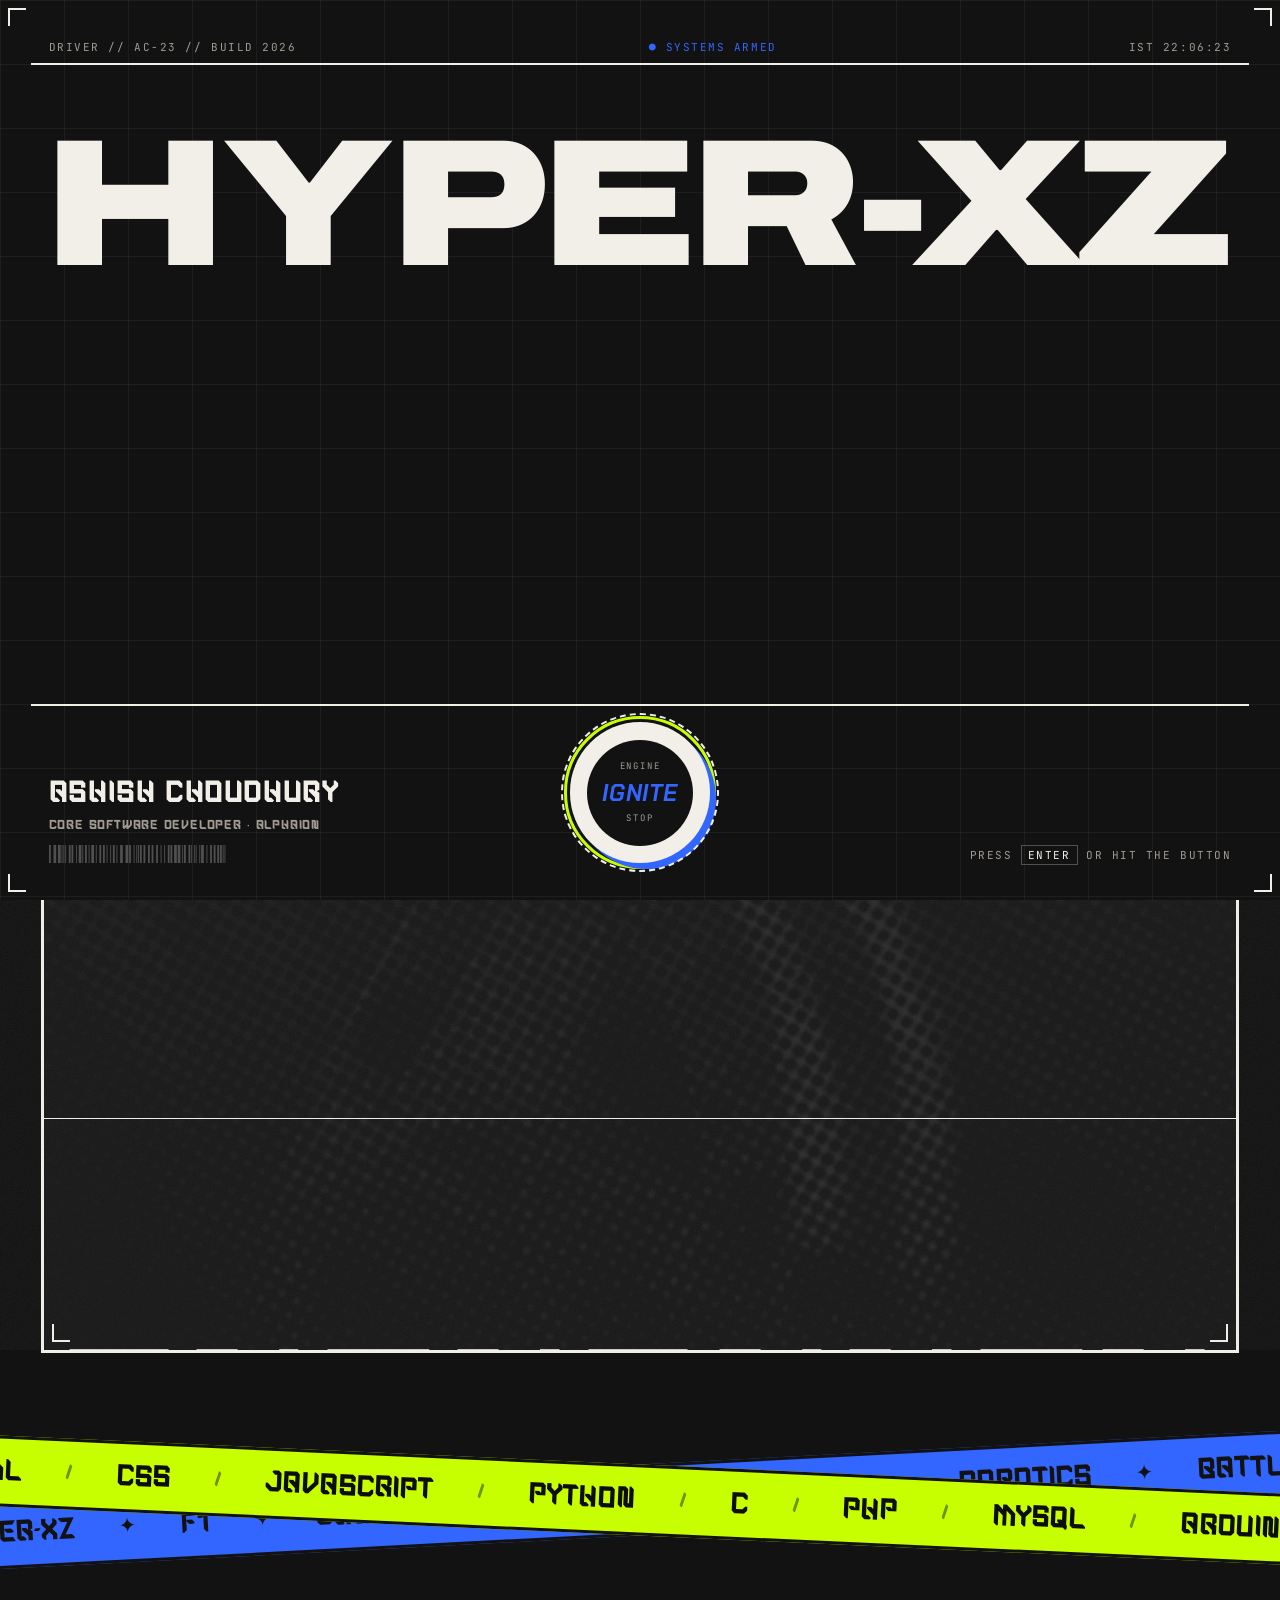
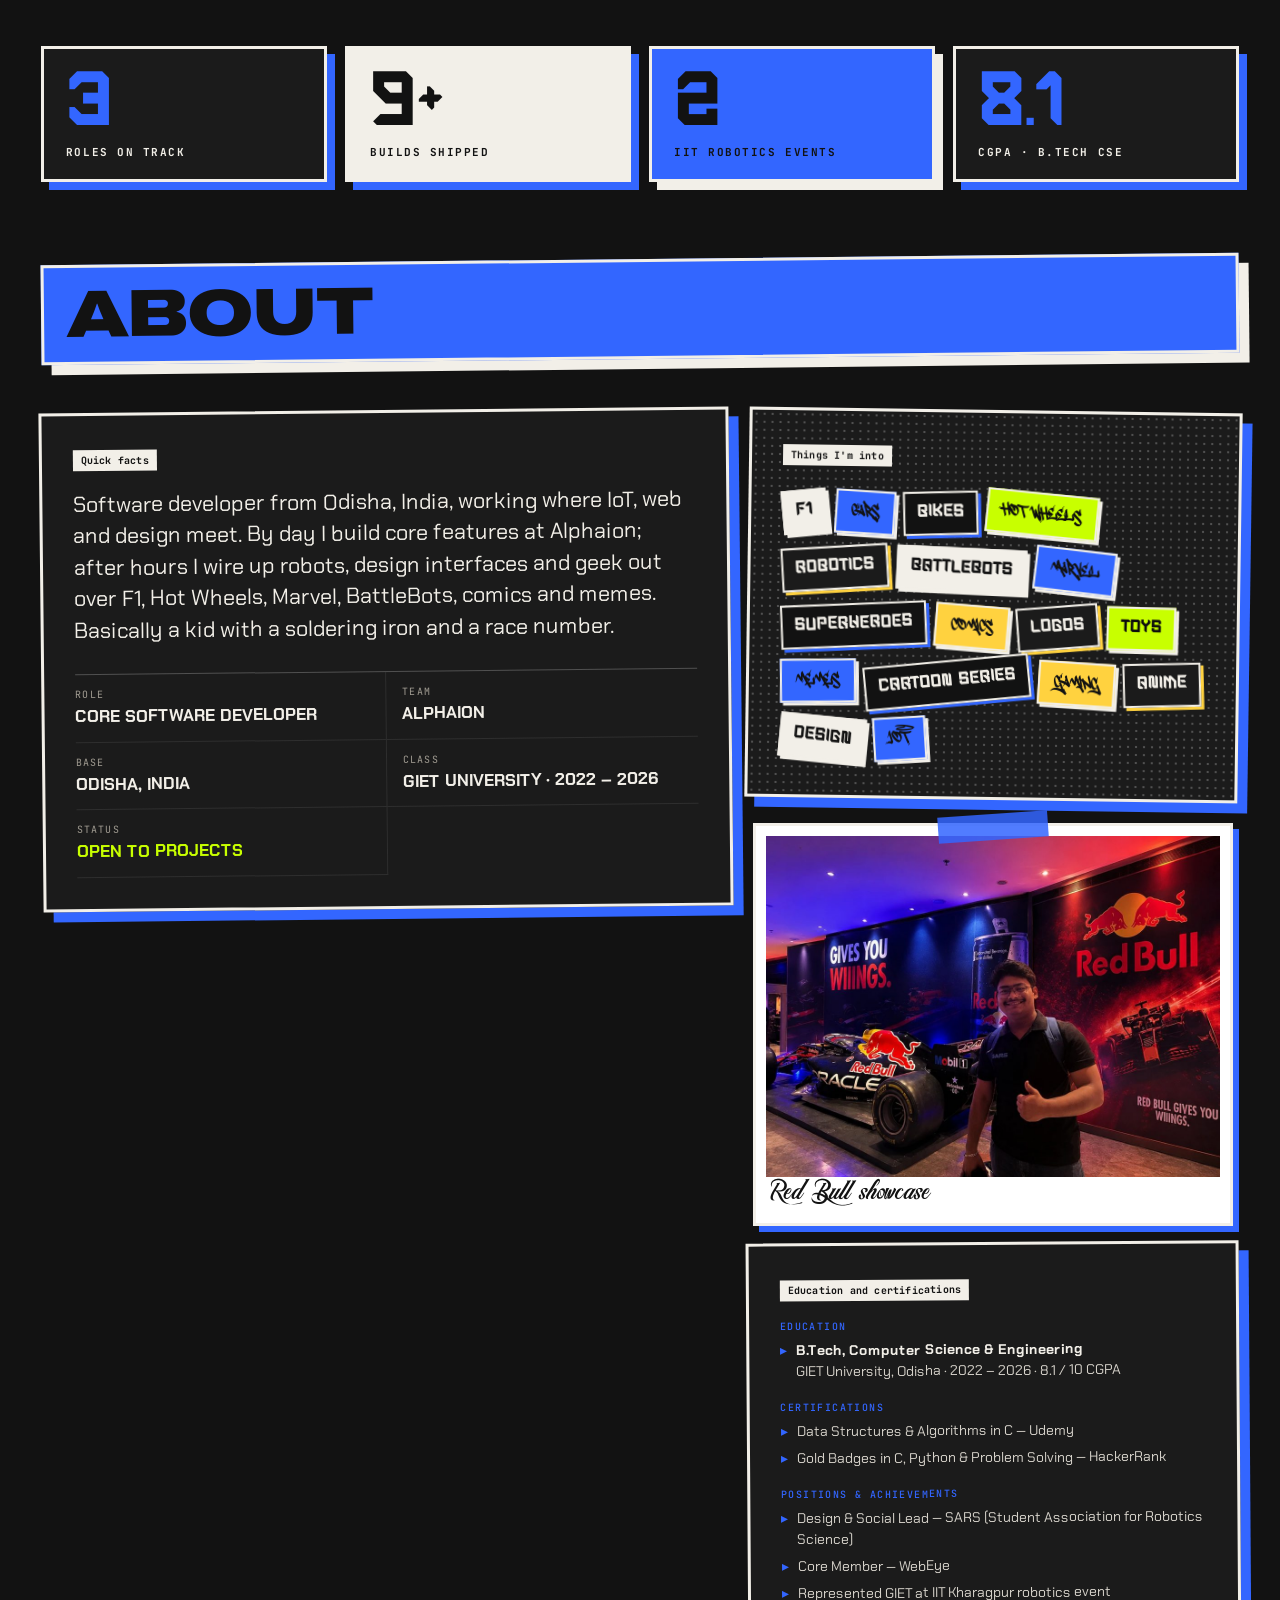
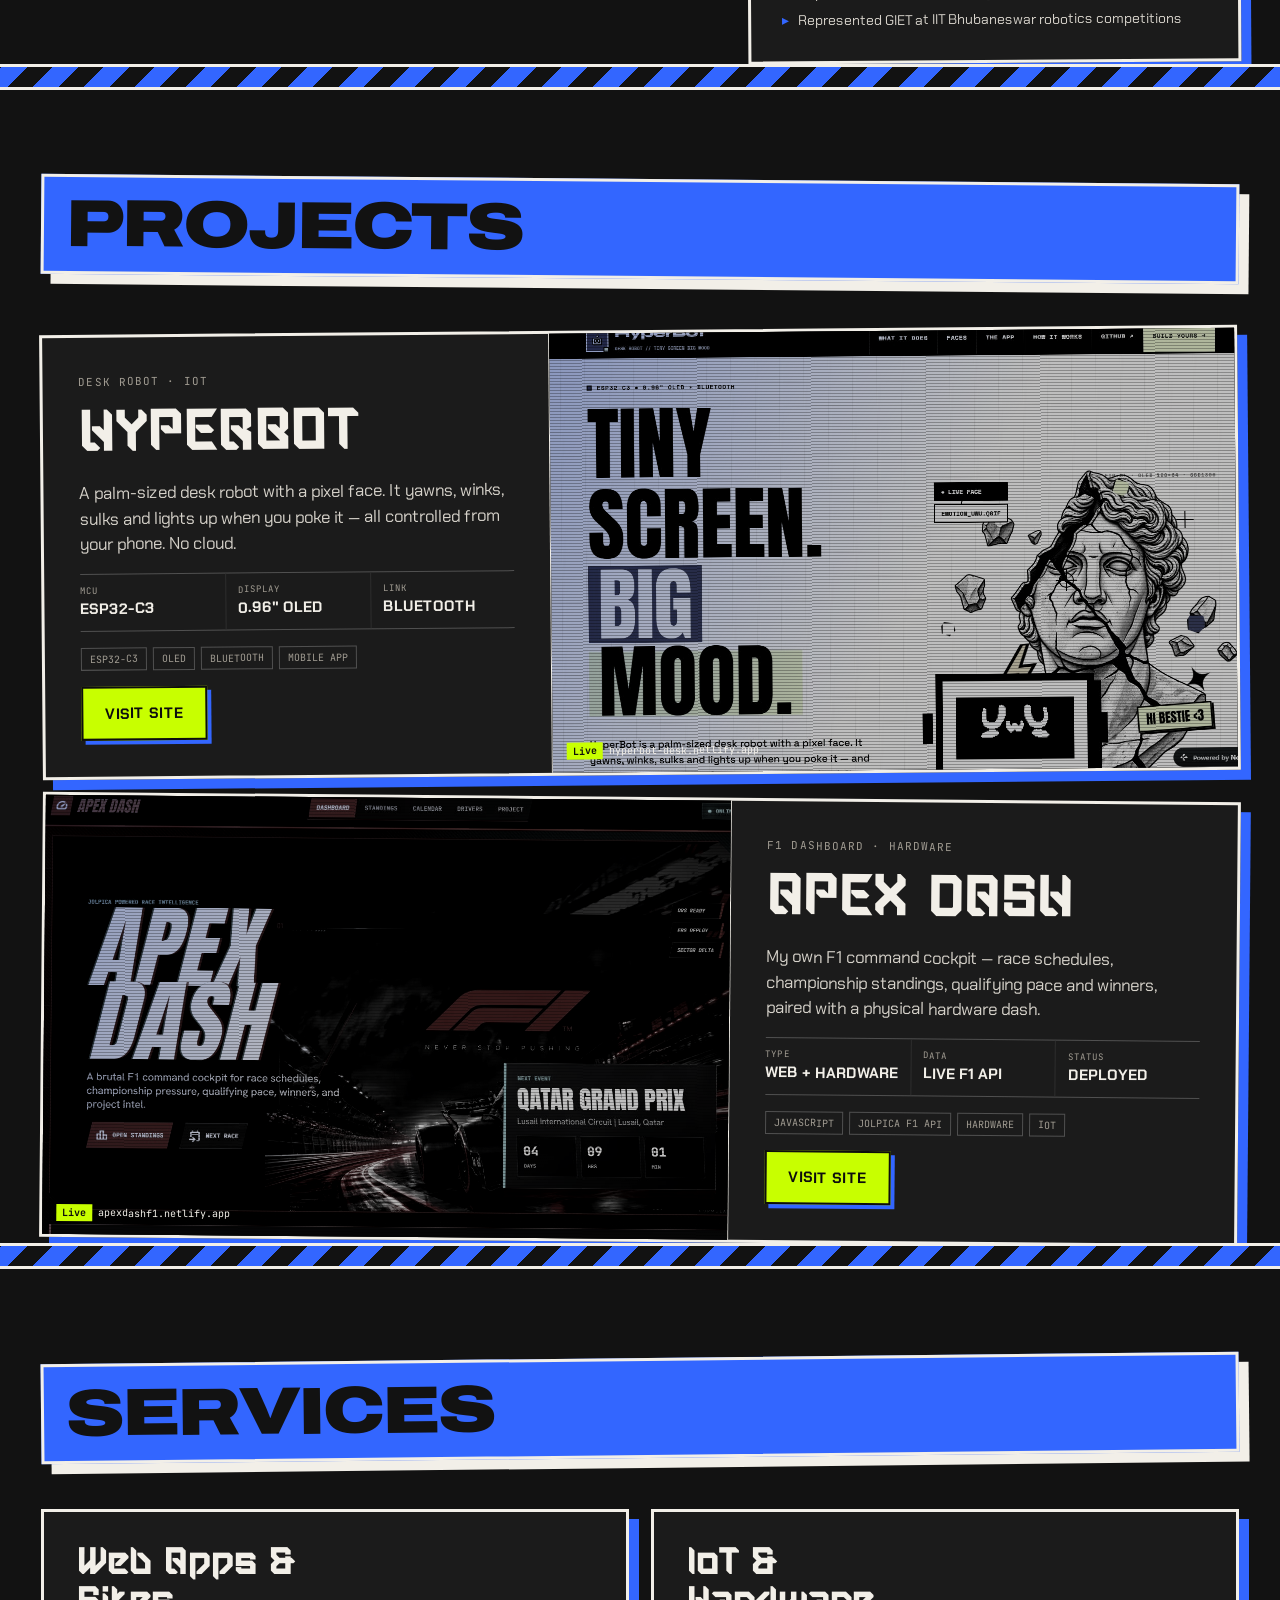
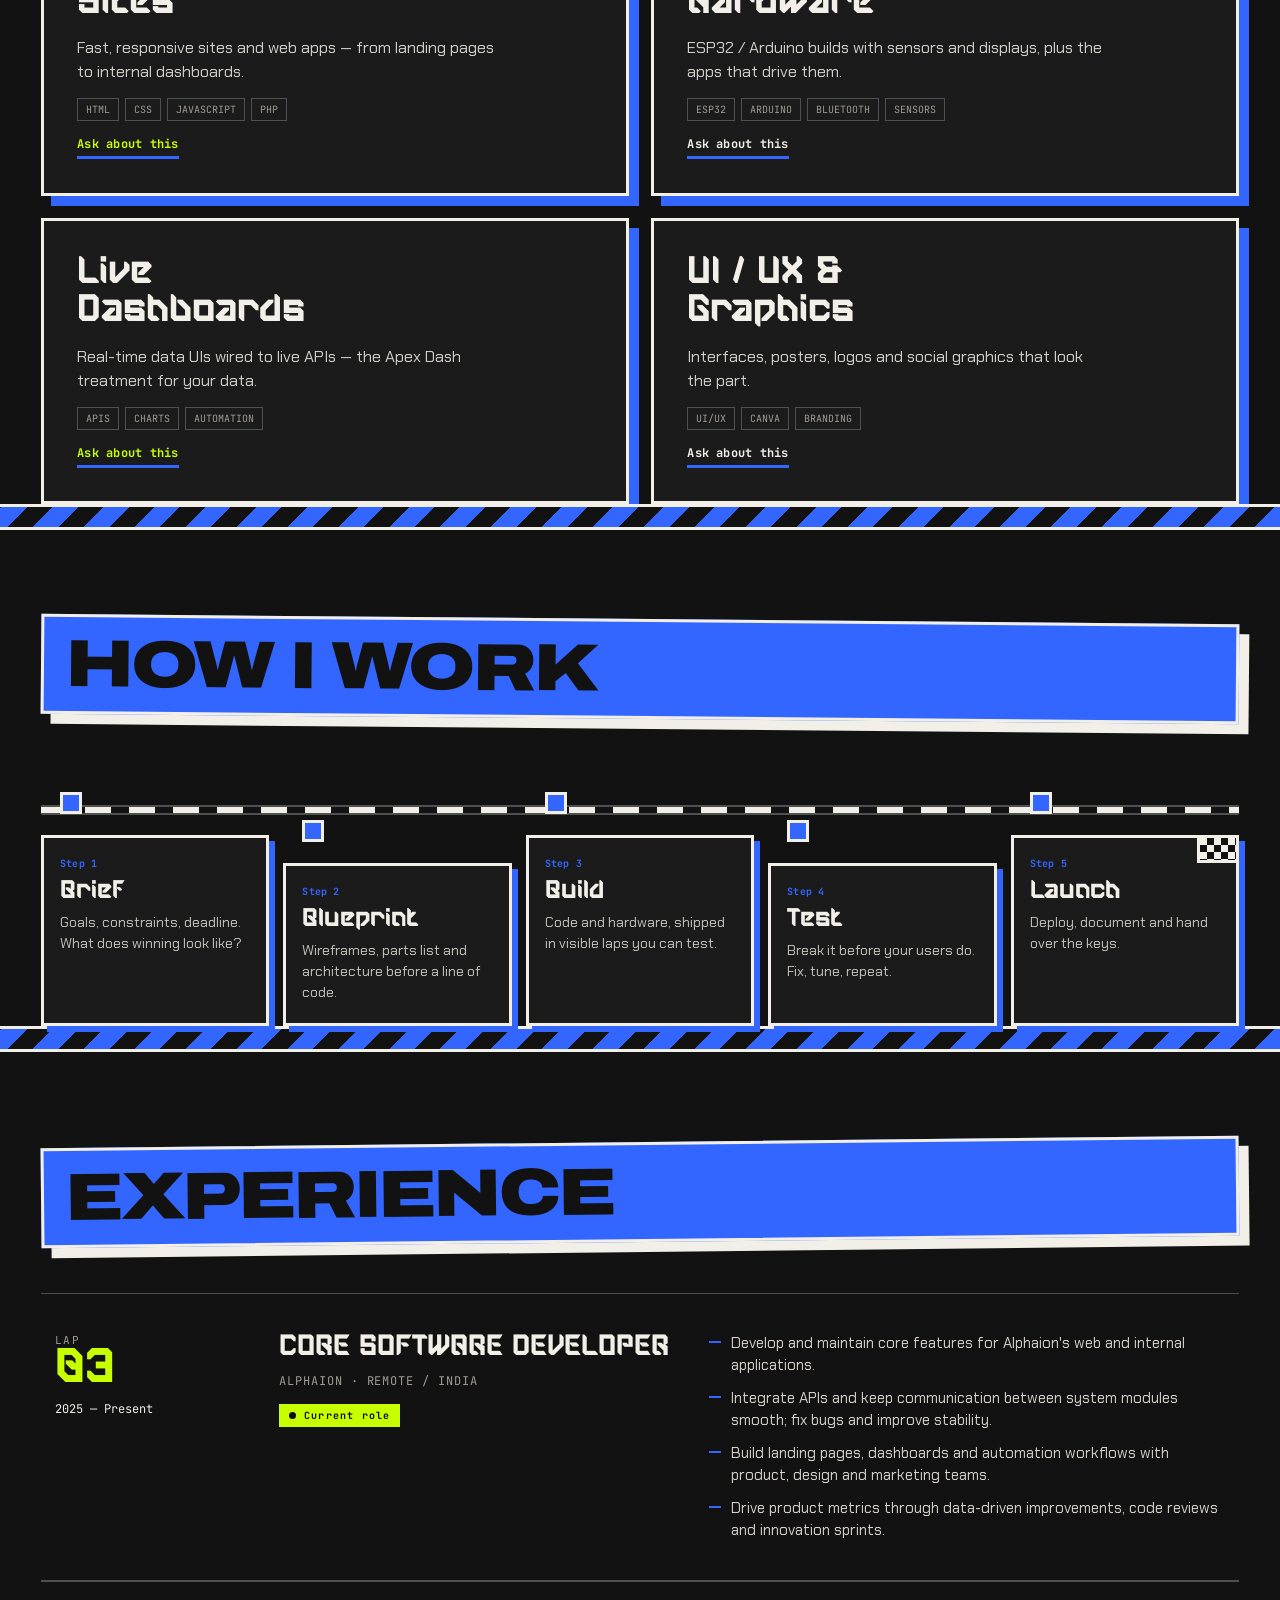
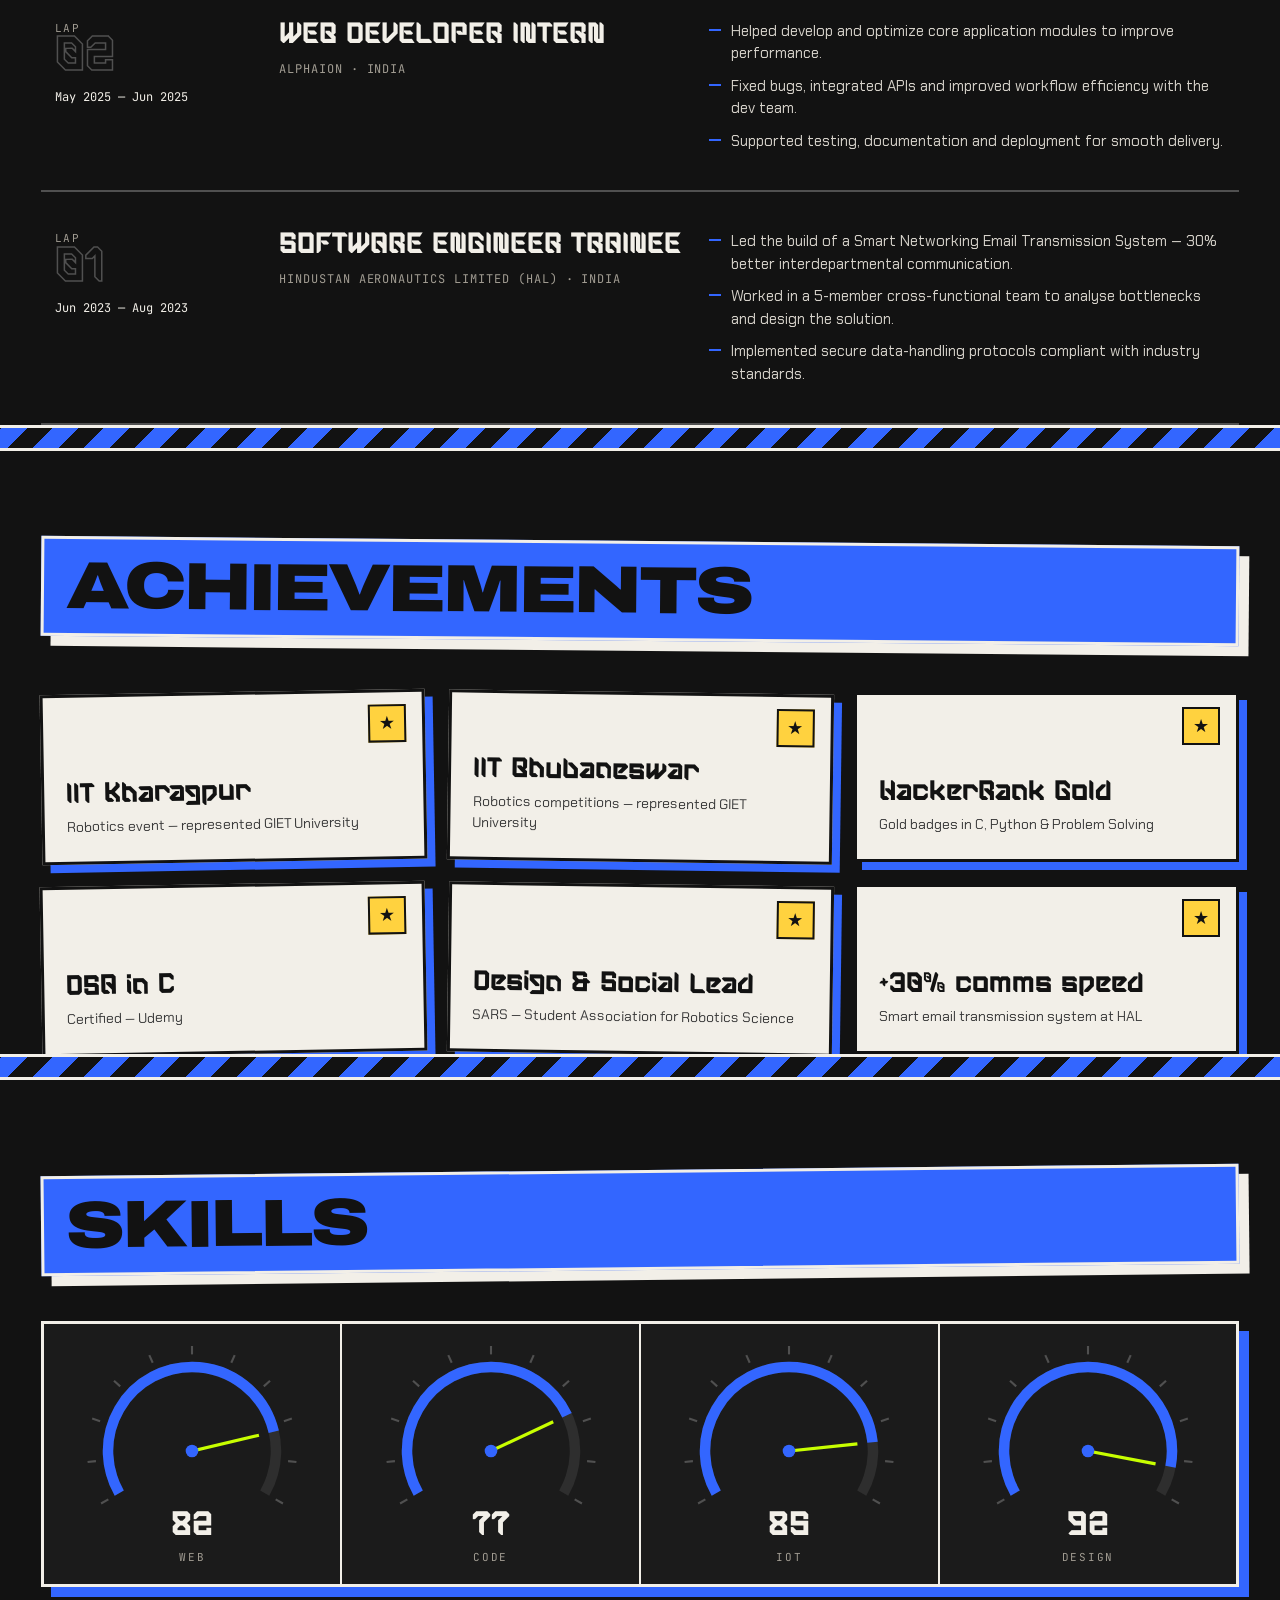
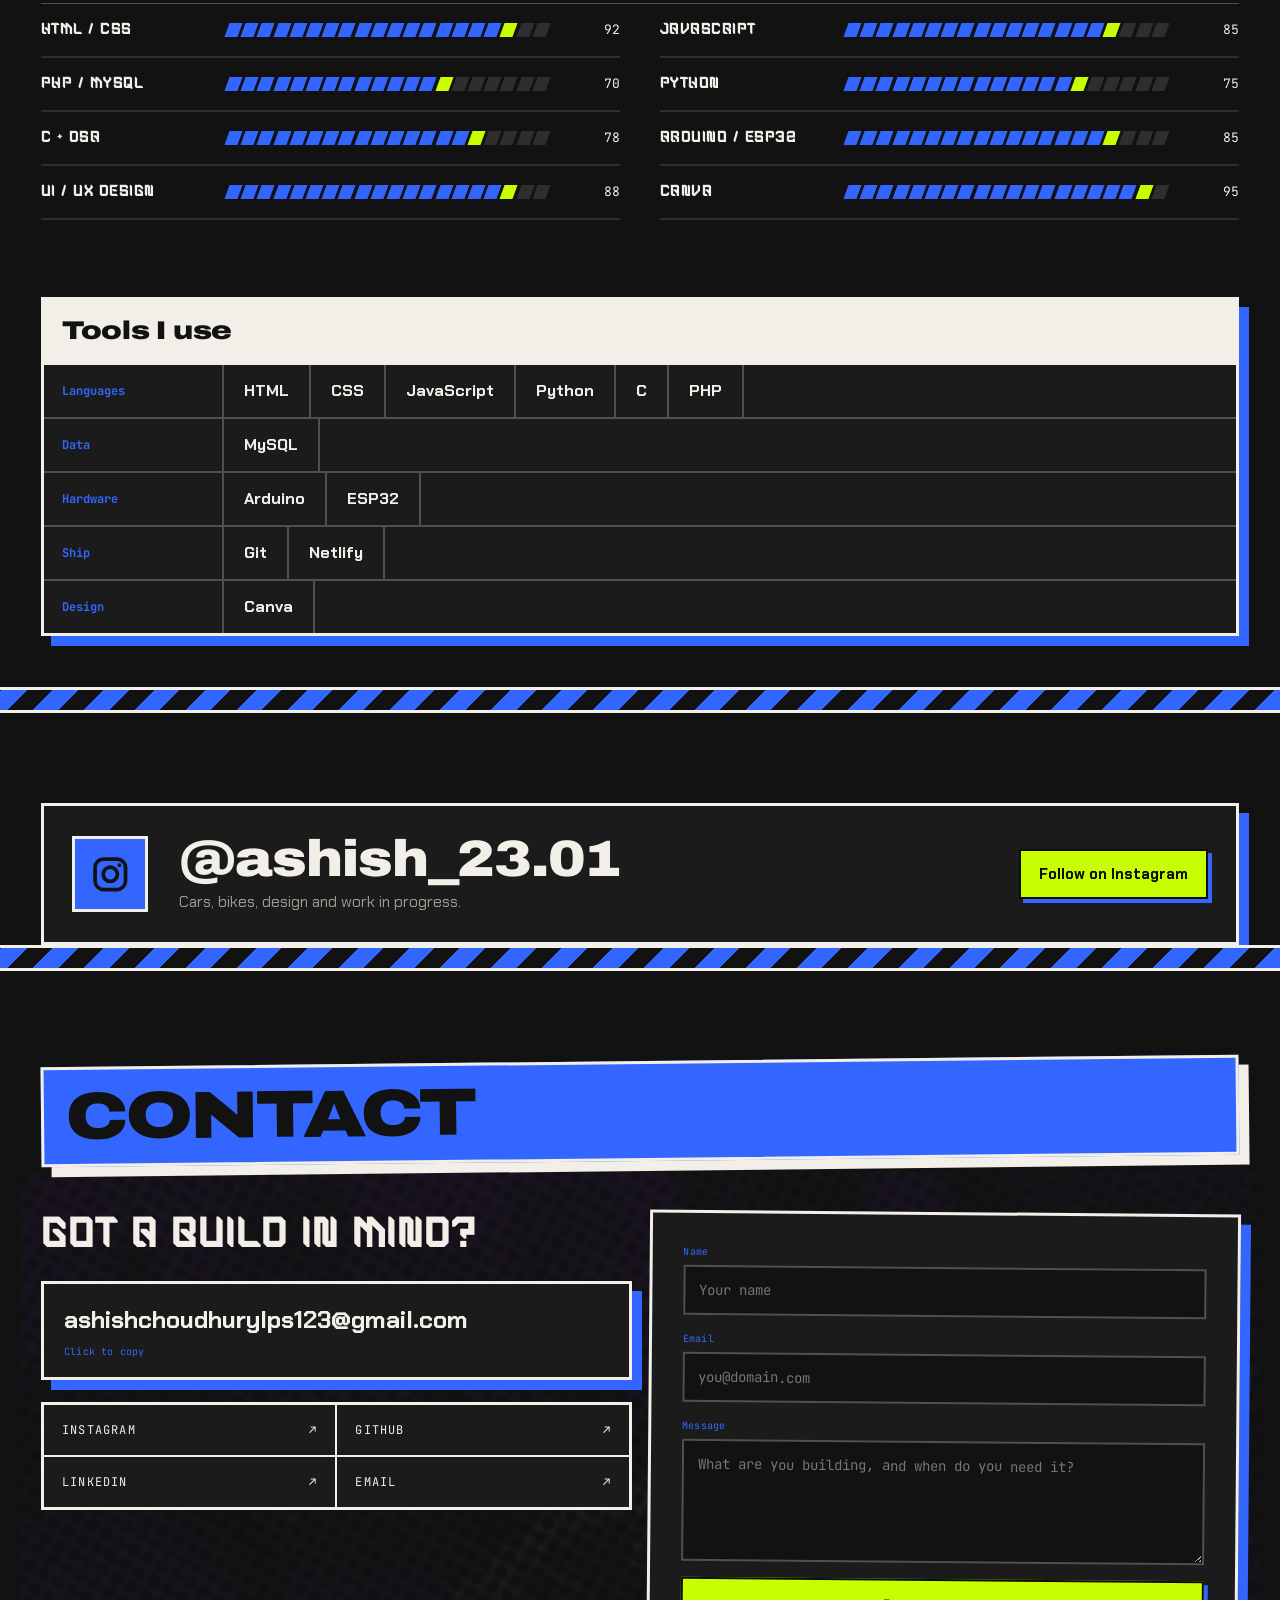
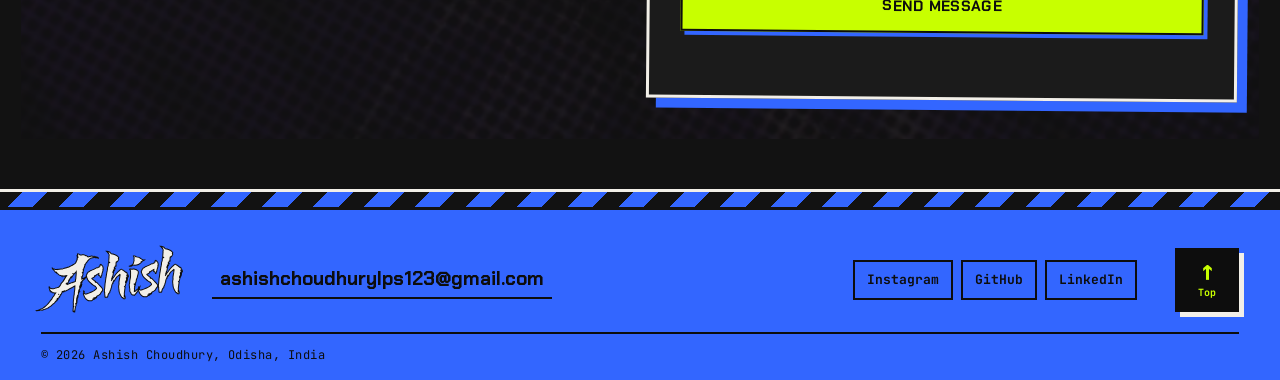
<file: index.html>
<!doctype html>
<html lang="en">
<head>
  <meta charset="utf-8" />
  <meta name="viewport" content="width=device-width, initial-scale=1.0" />
  <title>Ashish Choudhury — Software Developer · IoT · Design</title>
  <meta name="description" content="Ashish Choudhury — core software developer at Alphaion. IoT builds, F1 dashboards, desk robots, web and design." />
  <meta property="og:title" content="Ashish Choudhury — Software Developer" />
  <meta property="og:description" content="IoT builds, F1 dashboards, desk robots, web and design." />
  <meta property="og:image" content="/MEDIA/projects/apexdash.jpg" />
  <meta name="theme-color" content="#121212" />
  <link rel="icon" href="data:image/svg+xml,%3Csvg xmlns='http://www.w3.org/2000/svg' viewBox='0 0 32 32'%3E%3Crect width='32' height='32' fill='%233366FF'/%3E%3Ctext x='16' y='23' font-family='Arial Black,Arial' font-weight='900' font-size='17' text-anchor='middle' fill='%23121212'%3EAC%3C/text%3E%3C/svg%3E" />
  <link rel="preconnect" href="https://fonts.googleapis.com" />
  <link rel="preconnect" href="https://fonts.gstatic.com" crossorigin />
  <link href="https://fonts.googleapis.com/css2?family=Archivo:wdth,wght@62..125,700..900&family=Chakra+Petch:ital,wght@0,400;0,600;0,700;1,600;1,700&family=JetBrains+Mono:wght@400;500;700&family=Noto+Sans+JP:wght@700;900&display=swap" rel="stylesheet" />
  <link rel="stylesheet" href="/assets/css/style.css" />
</head>
<body>
  <!-- LAUNCH SCREEN -->
  <section class="launch" id="launch" aria-label="Launch screen">
    <div class="launch__bg" id="launchBg"></div>
    <i class="corner tl"></i><i class="corner tr"></i><i class="corner bl"></i><i class="corner br"></i>
    <div class="launch__top mono">
      <span id="launchKicker">DRIVER // AC-23 // BUILD 2026</span>
      <span class="launch__blink">● SYSTEMS ARMED</span>
      <span id="launchClock">IST --:--:--</span>
    </div>
    <div class="launch__stage">
      <h1 class="launch__title"><span class="fit giant" data-bind="tagline">HYPER-XZ</span></h1>
    </div>
    <div class="launch__bottom">
      <div class="launch__who">
        <p class="launch__name"><span data-bind="firstName">Ashish</span> <span data-bind="lastName">Choudhury</span></p>
        <p class="mono launch__role"><span data-bind="role">Core Software Developer</span> · <span data-bind="team">Alphaion</span></p>
        <div class="barcode" data-code="HYPERXZ"></div>
      </div>
      <button class="ignite" id="igniteBtn" type="button" aria-label="Enter the site">
        <span class="ignite__ring"></span>
        <span class="ignite__core">
          <small class="mono">ENGINE</small>
          <b id="igniteLabel">START</b>
          <small class="mono">STOP</small>
        </span>
      </button>
      <p class="launch__hint mono">PRESS <kbd>ENTER</kbd> OR HIT THE BUTTON</p>
    </div>
  </section>

  <!-- START LIGHTS LOADER -->
  <div class="loader" id="loader" aria-hidden="true">
    <div class="gantry" id="gantry">
      <div class="gantry__beam"><b></b><b></b><b></b><b></b><b></b><b></b></div>
      <div class="gantry__pods">
        <div class="pod"><i></i><i></i><i class="red"></i><i class="red"></i></div>
        <div class="pod"><i></i><i></i><i class="red"></i><i class="red"></i></div>
        <div class="pod"><i></i><i></i><i class="red"></i><i class="red"></i></div>
        <div class="pod"><i></i><i></i><i class="red"></i><i class="red"></i></div>
        <div class="pod"><i></i><i></i><i class="red"></i><i class="red"></i></div>
      </div>
    </div>
    <p class="loader__text mono" id="loaderText">FORMATION LAP</p>
  </div>

  <div class="blueprint" aria-hidden="true">
    <div class="bp bp--f22"></div>
    <div class="bp-hud"><span class="bp-hud__mark"></span><b id="bpView">Top view</b><span>F-22 · sheet 1 of 1</span></div>
  </div>
  <div class="grain" aria-hidden="true"></div>
  <div class="cursor" aria-hidden="true"><span></span></div>

  <!-- NAV -->
  <header class="nav" id="nav">
    <div class="progress" aria-hidden="true"><i id="progressBar"></i></div>
    <a href="#top" class="nav__logo" aria-label="Home">
      <span class="nav__badge">AC</span>
      <span class="nav__num mono" data-bind="number" data-prefix="#">#23</span>
    </a>
    <nav class="nav__links" id="navLinks">
      <a href="#profile">About</a>
      <a href="#garage">Projects</a>
      <a href="#services">Services</a>
      <a href="#pitlog">Experience</a>
      <a href="#telemetry">Skills</a>
      <a href="#radio">Contact</a>
    </nav>
    <div class="nav__status mono">
      <span class="dot"></span><span id="clock">--:--:--</span>
    </div>
    <button class="nav__menu" id="menuBtn" aria-label="Menu" aria-expanded="false"><span></span><span></span></button>
  </header>

  <main id="top">
    <!-- HERO / POSTER -->
    <section class="hero" id="hero">
      <div class="hero__frame">
        <i class="corner tl"></i><i class="corner tr"></i><i class="corner bl"></i><i class="corner br"></i>

        <div class="hero__bar">
          <span class="hero__live"><span class="dot"></span><span data-bind="statusText">Open to projects</span></span>
          <span>Based in <span data-bind="location">Odisha, India</span></span>
        </div>

        <h1 class="hero__name">
          <span class="fit giant" data-bind="firstName">ASHISH</span>
        </h1>

        <div class="hero__info">
          <span class="hero__chip"><span data-bind="role">Core Software Developer</span>&nbsp;at&nbsp;<span data-bind="team">Alphaion</span></span>
          <span>I build IoT hardware, web apps and the interfaces in between.</span>
        </div>

        <div class="hero__body">
          <div class="hero__copy">
            <p class="jp" data-bind="katakana">アシシュ・チョウドリー</p>
            <div class="codename">
              <span class="codename__label mono">CODENAME</span>
              <p class="codename__name" data-bind="tagline" data-text="HYPER-XZ">HYPER-XZ</p>
            </div>
            <div class="hero__ctas">
              <a href="#garage" class="btn btn--red">See my projects</a>
              <a href="#radio" class="btn btn--ghost">Get in touch</a>
            </div>
          </div>
          <div class="hero__visual">
            <span class="hero__bignum outline" data-bind="number">23</span>
            <figure class="duotone">
              <img data-bind-src="photo" src="/MEDIA/me/dp.jpg" alt="Portrait of Ashish Choudhury" />
            </figure>
          </div>
        </div>

        <div class="hero__last">
          <span class="fit giant giant--bone" data-bind="lastName">CHOUDHURY</span>
        </div>
      </div>
    </section>

    <!-- TICKER -->
    <div class="crossing" aria-hidden="true">
      <div class="ticker ticker--a"><div class="ticker__track" id="ticker"></div></div>
      <div class="ticker ticker--b"><div class="ticker__track" id="ticker2"></div></div>
    </div>

    <!-- STATS STRIP -->
    <section class="stats" id="stats" aria-label="Quick stats"></section>

    <!-- 01 PROFILE -->
    <section class="section" id="profile">
      <header class="sec-head reveal">
        <h2 class="sec-head__title" data-text="About">About</h2>
      </header>

      <div class="profile">
        <div class="profile__sheet panel reveal">
          <div class="panel__tag mono">Quick facts</div>
          <p class="profile__about" data-bind="about"></p>
          <dl class="spec-table" id="specTable"></dl>
        </div>
        <div class="profile__side">
          <div class="panel panel--wall reveal">
            <div class="panel__tag mono">Things I'm into</div>
            <ul class="stickers" id="interests"></ul>
          </div>
          <figure class="offtrack reveal">
            <img data-bind-src="photo2" src="/MEDIA/me/redbull.jpg" alt="Ashish at a Red Bull F1 showcase" loading="lazy" />
            <figcaption><span data-bind="photo2Caption">Red Bull showcase</span></figcaption>
          </figure>
          <div class="panel reveal">
            <div class="panel__tag mono">Education and certifications</div>
            <div id="credentials" class="creds"></div>
          </div>
        </div>
      </div>
    </section>

    <!-- 02 GARAGE -->
    <section class="section" id="garage">
      <header class="sec-head reveal">
        <h2 class="sec-head__title" data-text="Projects">Projects</h2>
      </header>
      <div id="featured" class="featured"></div>
    </section>

    <!-- 03 SERVICES -->
    <section class="section" id="services">
      <header class="sec-head reveal">
        <h2 class="sec-head__title" data-text="Services">Services</h2>
      </header>
      <div id="serviceGrid" class="services"></div>
    </section>

    <!-- 04 PROCESS -->
    <section class="section" id="process">
      <header class="sec-head reveal">
        <h2 class="sec-head__title" data-text="How I work">How I work</h2>
      </header>
      <ol id="processTrack" class="process"></ol>
    </section>

    <!-- 05 PIT LOG -->
    <section class="section" id="pitlog">
      <header class="sec-head reveal">
        <h2 class="sec-head__title" data-text="Experience">Experience</h2>
      </header>
      <ol id="timeline" class="timeline"></ol>
    </section>

    <!-- 06 TROPHIES -->
    <section class="section" id="trophies">
      <header class="sec-head reveal">
        <h2 class="sec-head__title" data-text="Achievements">Achievements</h2>
      </header>
      <div id="trophyGrid" class="trophies"></div>
    </section>

    <!-- 07 TELEMETRY -->
    <section class="section" id="telemetry">
      <header class="sec-head reveal">
        <h2 class="sec-head__title" data-text="Skills">Skills</h2>
      </header>
      <div id="gauges" class="gauges"></div>
      <div id="skills" class="skills"></div>
      <div class="tools reveal">
        <h3 class="tools__title">Tools I use</h3>
        <div id="toolbox" class="tools__rows"></div>
      </div>
    </section>

    <!-- INSTAGRAM -->
    <section class="section section--tight" id="instagram">
      <a class="ig reveal" id="instaLink" href="#" target="_blank" rel="noopener">
        <span class="ig__icon" aria-hidden="true">
          <svg viewBox="0 0 24 24" fill="none" stroke="currentColor" stroke-width="2.2"><rect x="3" y="3" width="18" height="18" rx="5"/><circle cx="12" cy="12" r="4.2"/><circle cx="17.4" cy="6.6" r="1.1" fill="currentColor" stroke="none"/></svg>
        </span>
        <span class="ig__text">
          <span class="ig__handle" id="instaHandle">@ashish_23.01</span>
          <span class="ig__sub">Cars, bikes, design and work in progress.</span>
        </span>
        <span class="ig__cta">Follow on Instagram</span>
      </a>
      <div id="instaGrid" class="insta-grid"></div>
    </section>

    <!-- CONTACT -->
    <section class="section" id="radio">
      <header class="sec-head reveal">
        <h2 class="sec-head__title" data-text="Contact">Contact</h2>
      </header>
      <div class="radio">
        <div class="radio__left reveal">
          <p class="radio__headline" data-bind="contactHeadline">Got a build in mind?</p>
          <button class="radio__email" id="emailBtn" type="button">
            <span id="emailText">email</span>
            <small class="mono" id="emailHint">Click to copy</small>
          </button>
          <div class="radio__links" id="socialLinks"></div>
          <a class="btn btn--red btn--block" id="resumeBtn" href="#" download hidden>Download résumé (PDF)</a>
        </div>
        <form class="radio__form panel reveal" id="radioForm" method="POST">
          <label><span class="mono">Name</span><input name="name" required autocomplete="name" placeholder="Your name" /></label>
          <label><span class="mono">Email</span><input name="email" type="email" required autocomplete="email" placeholder="you@domain.com" /></label>
          <label><span class="mono">Message</span><textarea name="message" rows="5" required placeholder="What are you building, and when do you need it?"></textarea></label>
          <button class="btn btn--red btn--block" type="submit" id="sendBtn">Send message</button>
          <p class="form-status mono" id="formStatus" role="status"></p>
        </form>
      </div>
    </section>
  </main>

  <footer class="footer">
    <div class="foot">
      <span class="foot-sig">Ashish</span>
      <div class="foot__mid">
        <a class="foot-email" id="footEmail" href="#radio">Email</a>
        <nav class="foot-social" id="footSocial" aria-label="Social links"></nav>
      </div>
      <a class="foot-top" href="#top" aria-label="Back to top"><span aria-hidden="true">↑</span><small>Top</small></a>
    </div>
    <p class="foot-meta mono">© <span id="year">2026</span> Ashish Choudhury, <span data-bind="location">Odisha, India</span></p>
  </footer>

  <script src="/assets/js/main.js" defer></script>
</body>
</html>
</file>
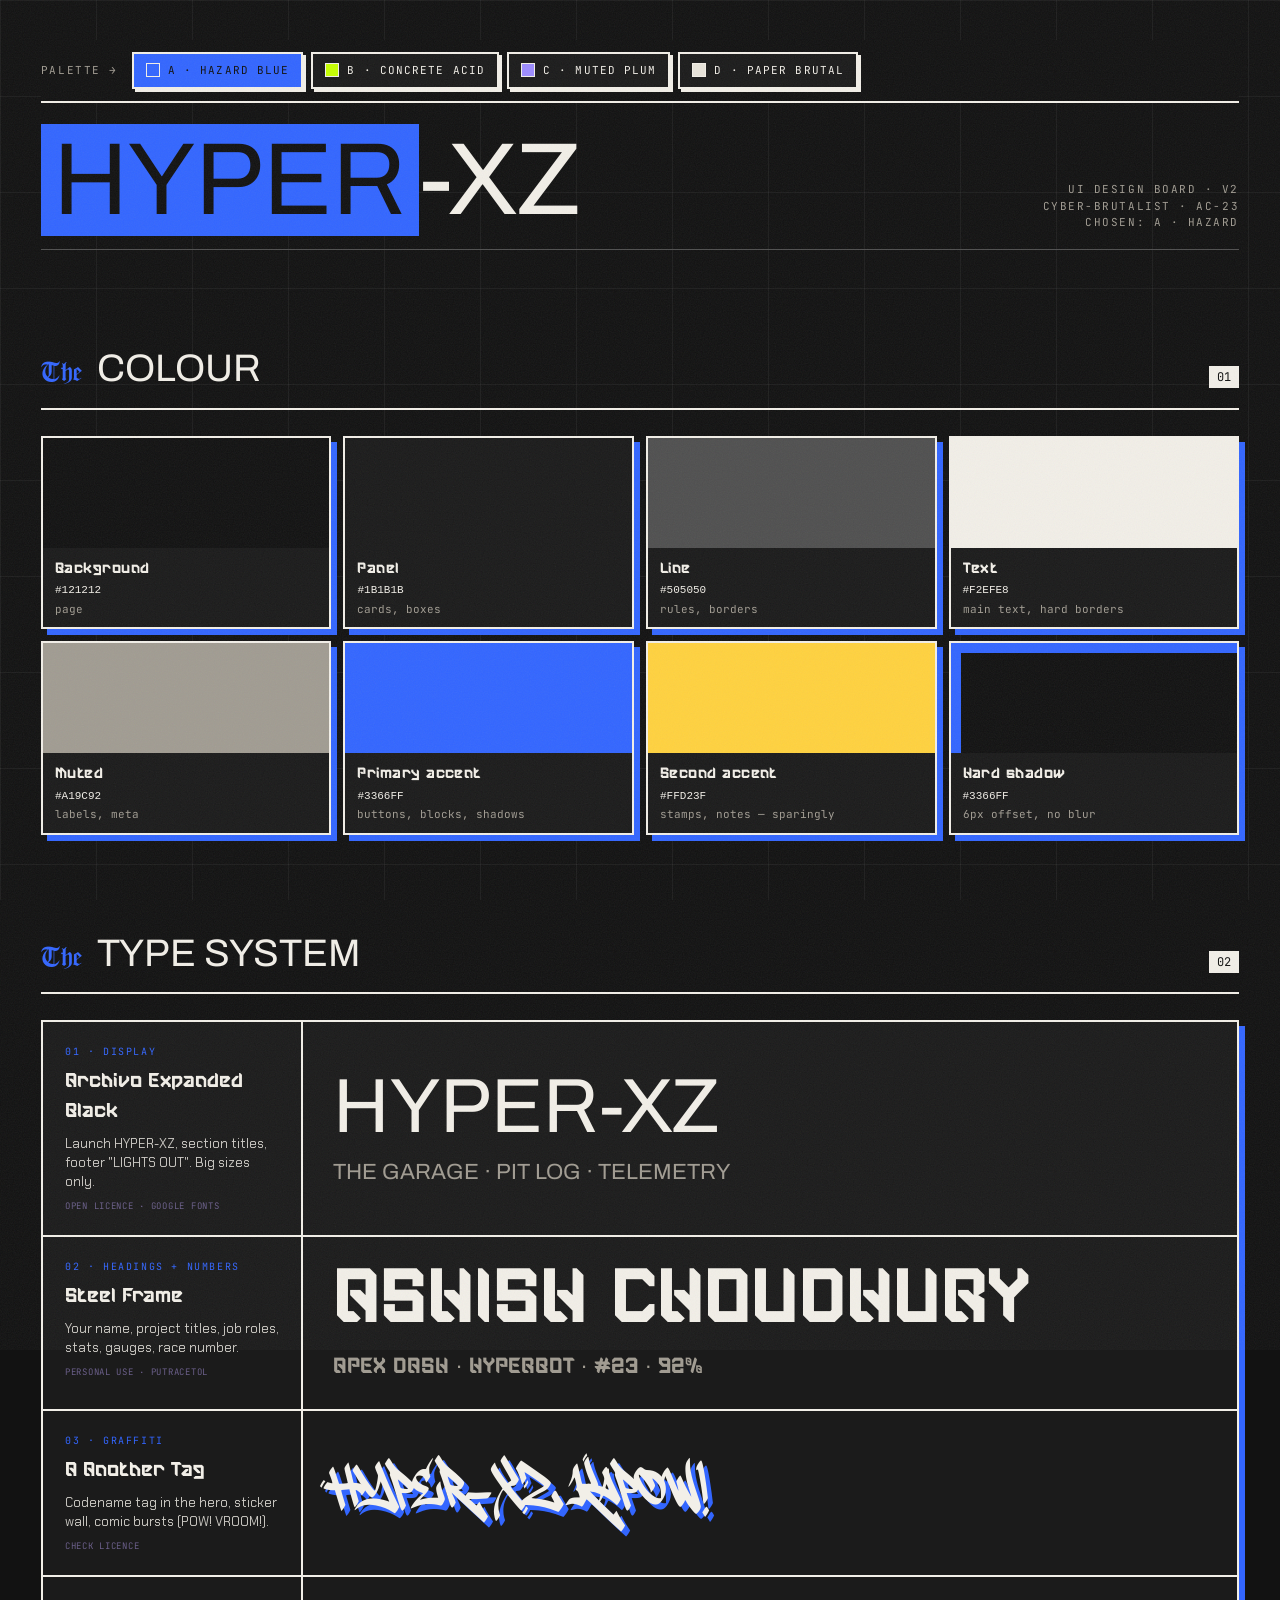
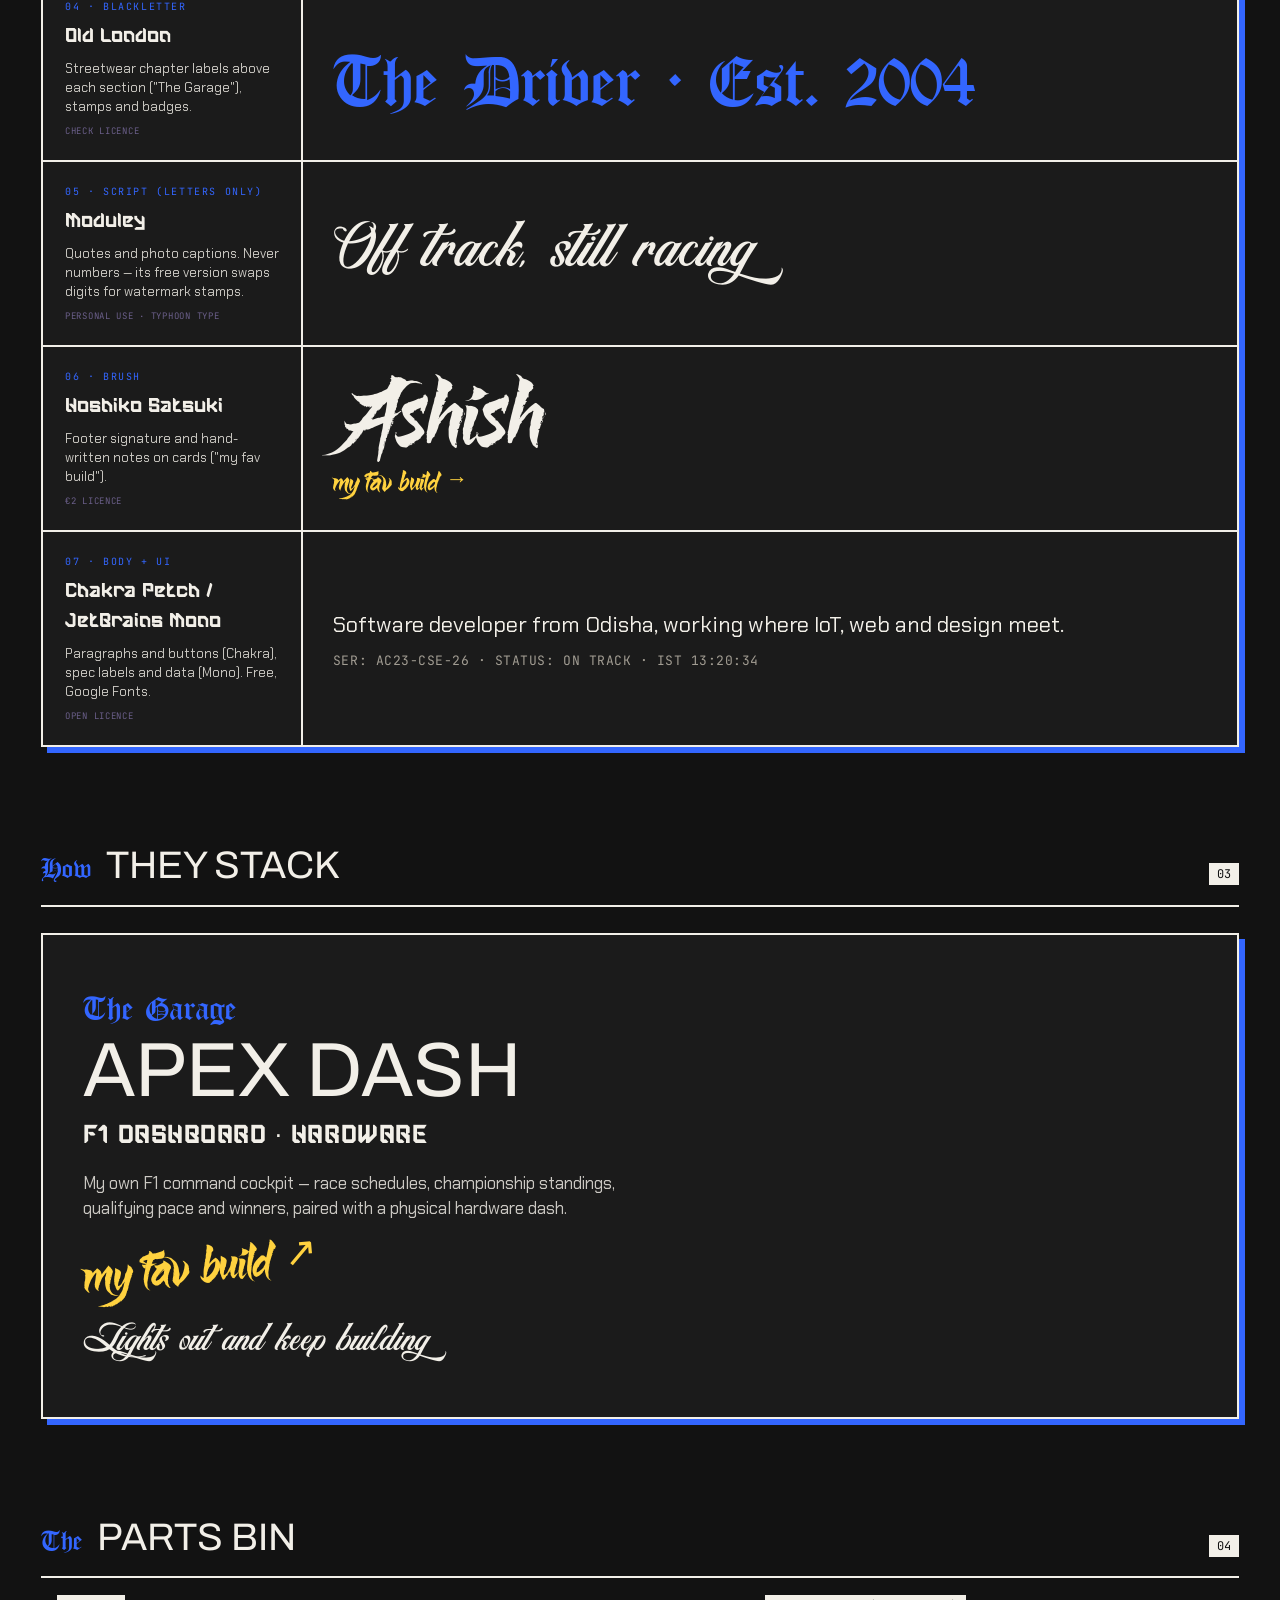
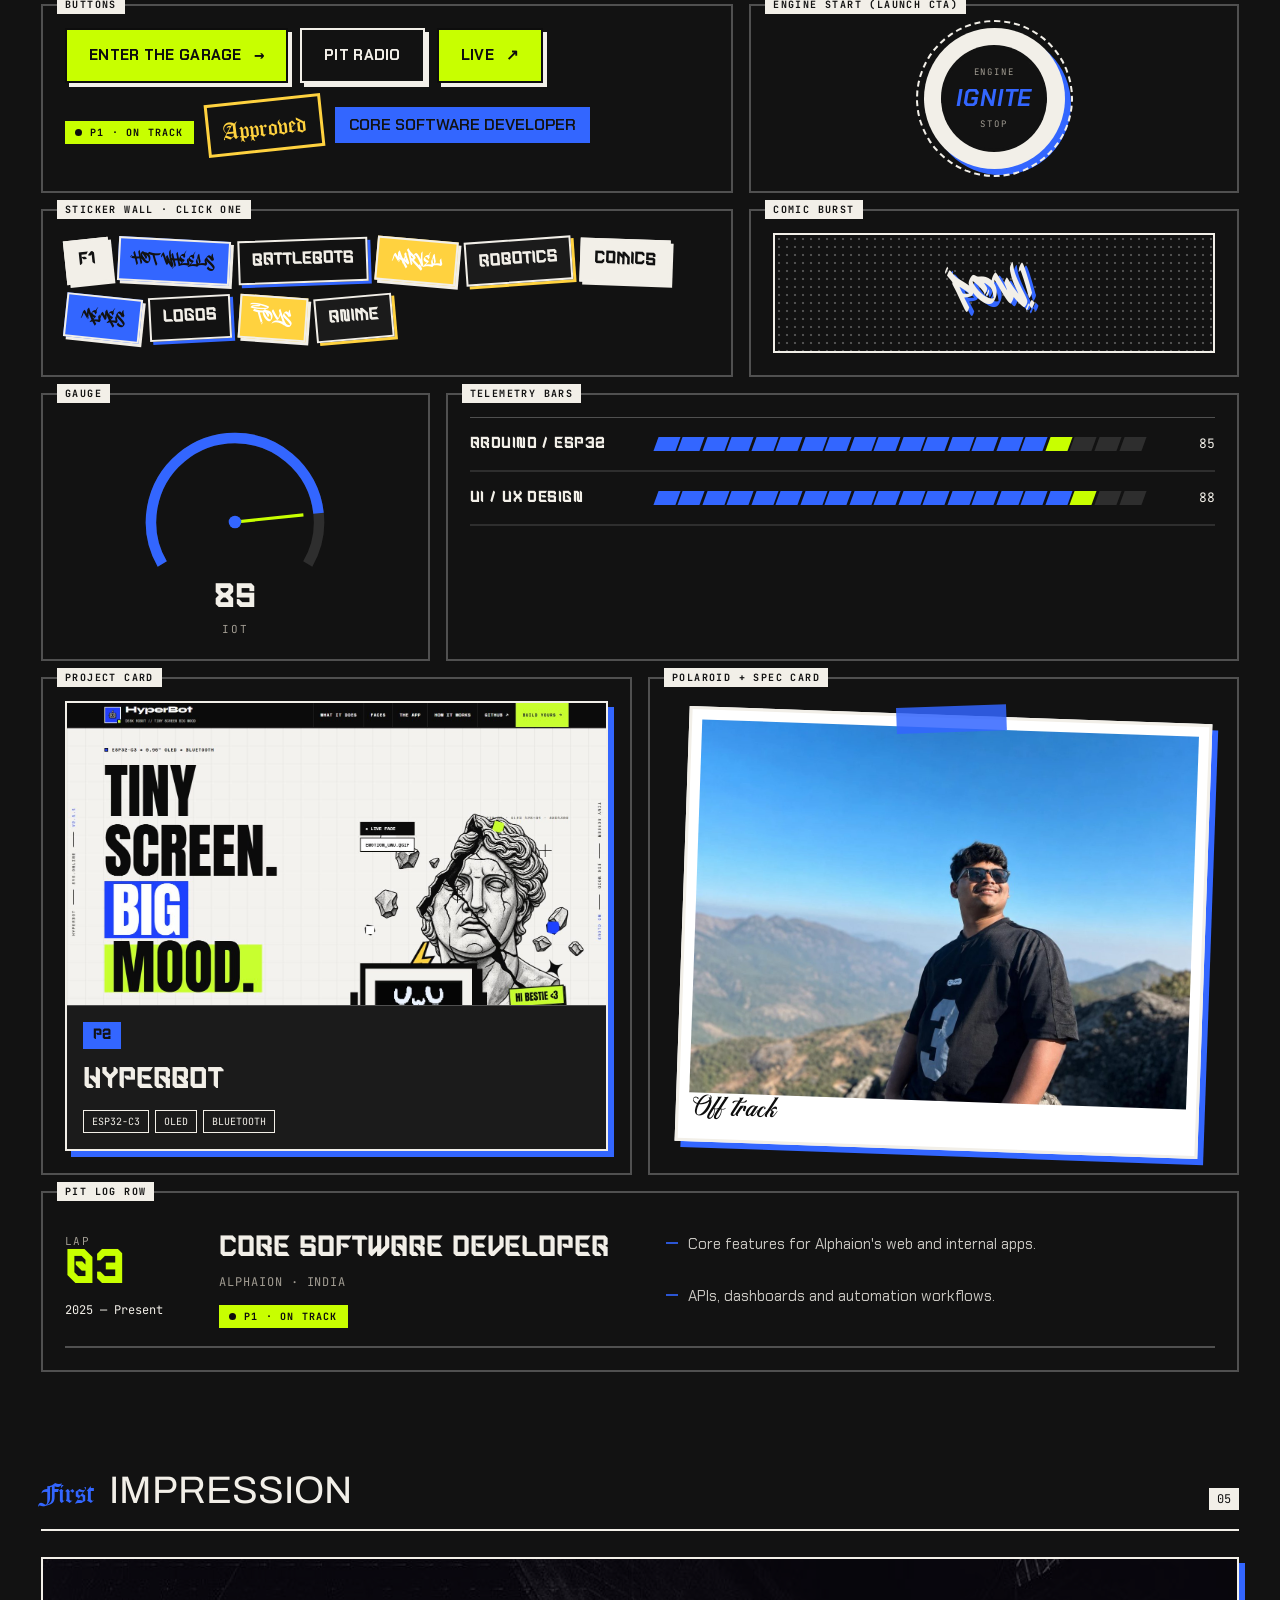
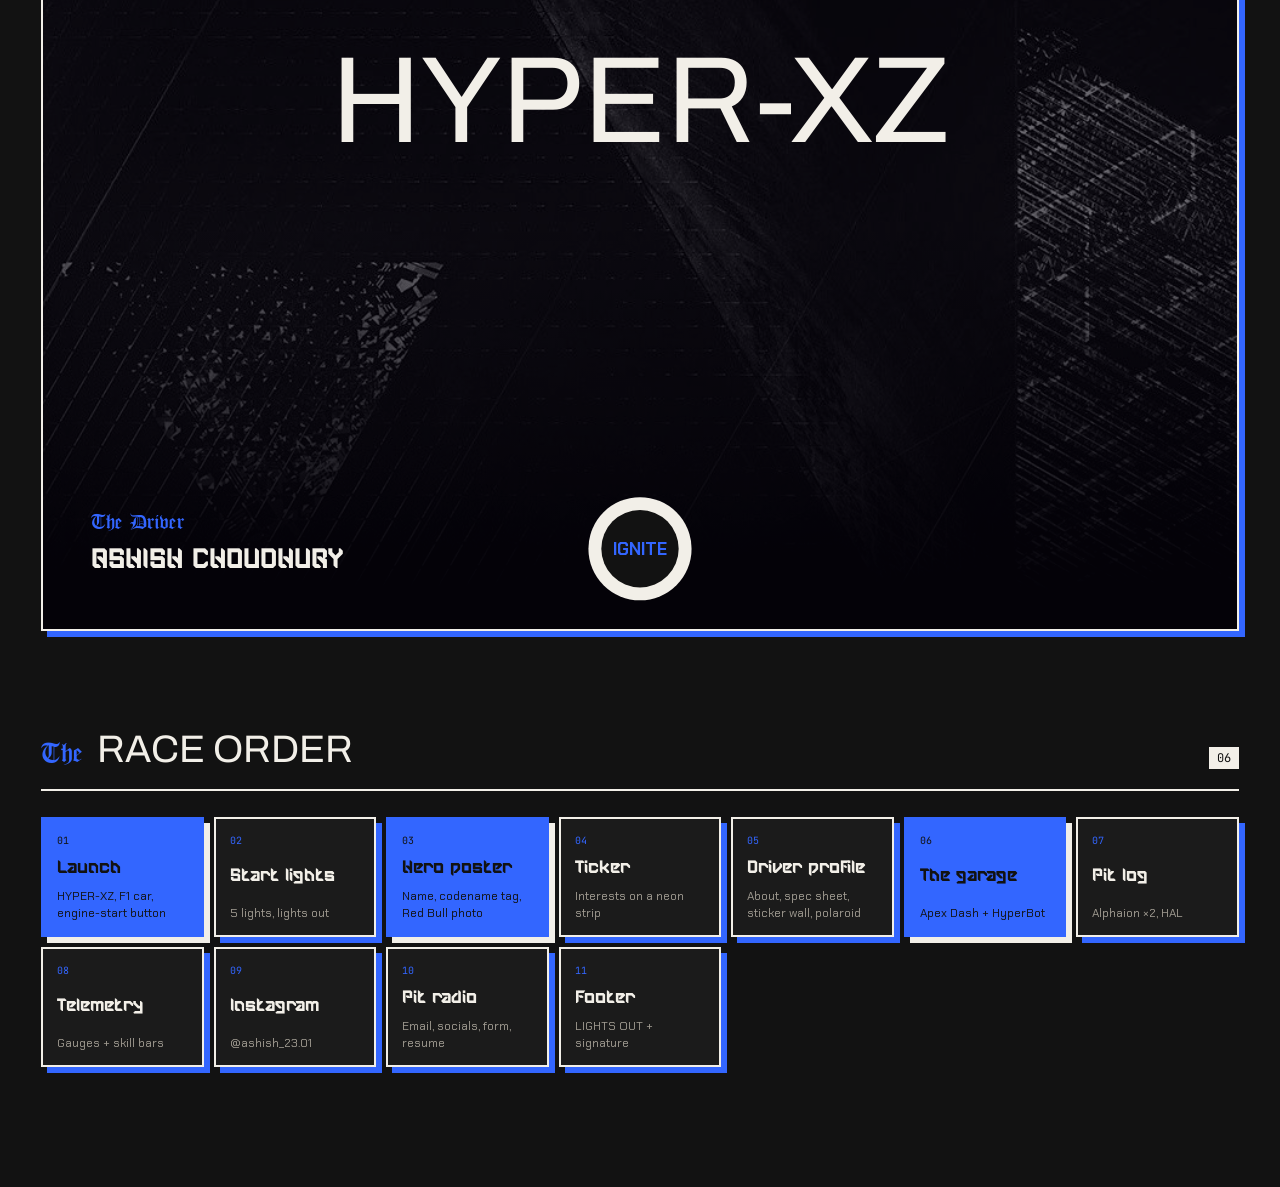
<file: design.html>
<!doctype html>
<html lang="en" data-theme="hazard">
<head>
  <meta charset="utf-8" />
  <meta name="viewport" content="width=device-width, initial-scale=1.0" />
  <meta name="robots" content="noindex" />
  <title>HYPER-XZ · UI Design Board</title>
  <link rel="preconnect" href="https://fonts.googleapis.com" />
  <link rel="preconnect" href="https://fonts.gstatic.com" crossorigin />
  <link href="https://fonts.googleapis.com/css2?family=Archivo:wdth,wght@62..125,700..900&family=Chakra+Petch:ital,wght@0,400;0,600;0,700;1,600;1,700&family=JetBrains+Mono:wght@400;500;700&family=Noto+Sans+JP:wght@700;900&display=swap" rel="stylesheet" />
  <link rel="stylesheet" href="/assets/css/style.css" />
  <style>
    .board { max-width: 1400px; margin: 0 auto; padding: 40px var(--pad) 120px; position: relative; z-index: 1; }
    .b-head { display: grid; grid-template-columns: 1fr auto; align-items: end; gap: 20px; border-bottom: 1px solid var(--line-2); padding-bottom: 18px; }
    .b-head h1 { margin: 0; font-family: var(--f-display); font-weight: 400; font-size: clamp(40px, 8vw, 120px); line-height: 1; text-shadow: var(--glow); }
    .b-head p { margin: 0; font-family: var(--f-mono); font-size: 11px; color: var(--muted); text-align: right; letter-spacing: .14em; }
    .b-sec { margin-top: 90px; }
    .b-label { display: flex; align-items: baseline; gap: 14px; margin-bottom: 26px; border-bottom: 1px solid var(--line-2); padding-bottom: 10px; }
    .b-label .kicker { font-family: var(--f-black); font-size: 30px; color: var(--magenta); text-shadow: 0 0 14px rgba(255,43,214,.5); }
    .b-label h2 { margin: 0; font-family: var(--f-display); font-weight: 400; font-size: clamp(22px, 3vw, 40px); }
    .b-label .num { font-family: var(--f-mono); font-size: 12px; color: var(--neon); margin-left: auto; }

    /* palette */
    .swatches { display: grid; grid-template-columns: repeat(4, 1fr); gap: 12px; }
    @media (max-width: 700px) { .swatches { grid-template-columns: repeat(2, 1fr); } }
    .sw { border: 1px solid var(--line-2); background: var(--panel); }
    .sw i { display: block; height: 110px; }
    .sw div { padding: 10px 12px; font-family: var(--f-mono); font-size: 11px; display: grid; gap: 2px; }
    .sw b { font-family: var(--f-head); font-weight: 400; font-size: 15px; letter-spacing: .03em; }
    .sw span { color: var(--muted); }

    /* type specimens */
    .specimens { display: grid; gap: 1px; background: var(--line-2); border: 1px solid var(--line-2); }
    .spec { background: var(--panel); display: grid; grid-template-columns: 260px 1fr; }
    .spec__meta { padding: 22px; border-right: 1px solid var(--line-2); display: grid; gap: 8px; align-content: start; }
    .spec__meta b { font-family: var(--f-head); font-weight: 400; font-size: 20px; }
    .spec__meta .role { font-family: var(--f-mono); font-size: 10px; color: var(--neon); letter-spacing: .16em; }
    .spec__meta p { margin: 0; font-size: 13px; color: var(--muted); line-height: 1.45; }
    .spec__meta .lic { font-family: var(--f-mono); font-size: 9px; color: #6b5f8a; letter-spacing: .08em; }
    .spec__demo { padding: 26px 30px; display: grid; align-content: center; gap: 10px; overflow: hidden; }
    .spec__demo .big { font-size: clamp(40px, 6vw, 92px); line-height: 1; white-space: nowrap; }
    .spec__demo .small { font-size: 22px; color: var(--muted); }

    /* hierarchy demo */
    .hier { border: 1px solid var(--line-2); padding: 40px; background:
      radial-gradient(60% 80% at 90% 10%, rgba(176,38,255,.18), transparent 60%), var(--panel); }
    .hier .kick { font-family: var(--f-black); font-size: 36px; color: var(--magenta); text-shadow: 0 0 16px rgba(255,43,214,.5); }
    .hier h3 { margin: 4px 0 6px; font-family: var(--f-display); font-weight: 400; font-size: clamp(36px, 6vw, 84px); line-height: 1; text-shadow: 0 0 26px rgba(176,38,255,.5); }
    .hier .sub { font-family: var(--f-head); font-size: 26px; letter-spacing: .02em; }
    .hier .body { max-width: 60ch; color: #cdc5e6; font-size: 17px; margin: 16px 0; }
    .hier .note { font-family: var(--f-sign); font-size: 40px; color: var(--cyan); text-shadow: 0 0 12px rgba(0,240,255,.6); transform: rotate(-5deg); display: inline-block; }
    .hier .quote { font-family: var(--f-script); font-size: 46px; color: var(--bone); margin: 10px 0 0; }

    /* components grid */
    .comps { display: grid; grid-template-columns: repeat(12, 1fr); gap: 16px; }
    .comp { border: 1px dashed var(--line-2); padding: 22px; position: relative; display: grid; gap: 16px; align-content: start; }
    .comp > small { position: absolute; top: -9px; left: 14px; background: var(--bg); padding: 0 8px; font-family: var(--f-mono); font-size: 10px; color: var(--muted); letter-spacing: .14em; }
    .c4 { grid-column: span 4; } .c5 { grid-column: span 5; } .c6 { grid-column: span 6; } .c7 { grid-column: span 7; } .c8 { grid-column: span 8; } .c12 { grid-column: span 12; }
    .row { display: flex; flex-wrap: wrap; gap: 12px; align-items: center; }
    .stamp { font-family: var(--f-black); font-size: 26px; border: 2px solid var(--magenta); color: var(--magenta); padding: 2px 14px 6px; transform: rotate(-6deg); display: inline-block; box-shadow: 0 0 16px rgba(255,43,214,.35), inset 0 0 12px rgba(255,43,214,.25); }
    .mini-card { border: 1px solid var(--line-2); background: var(--panel); }
    .mini-card img { width: 100%; aspect-ratio: 16/9; object-fit: cover; object-position: top left; border-bottom: 1px solid var(--line-2); }
    .mini-card div { padding: 16px; display: grid; gap: 8px; }
    .mini-card h4 { margin: 0; font-family: var(--f-head); font-weight: 400; font-size: 30px; }
    .board .lap { grid-template-columns: 130px 1fr 1.3fr; padding: 18px 0; }
    .board .offtrack { margin: 14px 10px 0; }
    .burst-demo { min-height: 120px; display: grid; place-items: center; cursor: pointer; border: 1px solid var(--line-2); background: radial-gradient(rgba(176,38,255,.28) 1px, transparent 1.6px) 0 0 / 8px 8px; }
    .burst-demo span { font-family: var(--f-tag); font-size: 64px; color: var(--bone); text-shadow: 0 0 10px var(--magenta), 0 0 24px rgba(255,43,214,.6), 4px 4px 0 var(--neon-deep); transform: rotate(-8deg); }

    /* page flow */
    .flow { display: grid; grid-template-columns: repeat(auto-fill, minmax(150px, 1fr)); gap: 10px; counter-reset: f; }
    .flow div { border: 1px solid var(--line-2); background: var(--panel); padding: 14px; min-height: 120px; display: grid; align-content: space-between; counter-increment: f; position: relative; }
    .flow div::before { content: counter(f, decimal-leading-zero); font-family: var(--f-mono); font-size: 10px; color: var(--neon); }
    .flow b { font-family: var(--f-head); font-weight: 400; font-size: 18px; }
    .flow span { font-size: 12px; color: var(--muted); line-height: 1.35; }
    .flow .key { border-color: var(--neon); box-shadow: 0 0 20px rgba(176,38,255,.25); }

    /* launch mockup */
    .mock { position: relative; aspect-ratio: 16 / 9; border: 1px solid var(--line-2); overflow: hidden; background: #07040f; }
    .mock .bg { position: absolute; inset: 0; background: url("/MEDIA/bg/launch-bg.jpg") center / cover; opacity: .55; }
    .mock .bg::after { content: ""; position: absolute; inset: 0; background: radial-gradient(80% 70% at 50% 60%, transparent, #07040f 85%); }
    .mock h5 { position: absolute; left: 4%; right: 4%; top: 12%; margin: 0; font-family: var(--f-display); font-weight: 400; font-size: 9.6vw; line-height: 1; text-align: center; text-shadow: var(--glow); }
    .mock img { position: absolute; right: 6%; bottom: -26%; height: 120%; filter: drop-shadow(0 0 30px rgba(176,38,255,.55)); }
    .mock .name { position: absolute; left: 4%; bottom: 7%; font-family: var(--f-head); font-size: 2.2vw; }
    .mock .tag { position: absolute; left: 4%; bottom: 14%; font-family: var(--f-black); font-size: 1.8vw; color: var(--magenta); }
    .mock .ign { position: absolute; left: 50%; bottom: 4%; transform: translateX(-50%); width: 9%; }
    @media (min-width: 1400px) { .mock h5 { font-size: 132px; } .mock .name { font-size: 30px; } .mock .tag { font-size: 24px; } }

    @media (max-width: 900px) {
      .comps > * { grid-column: span 12 !important; }
      .spec { grid-template-columns: 1fr; }
      .spec__meta { border-right: 0; border-bottom: 1px solid var(--line-2); }
      .board .lap { grid-template-columns: 1fr; }
    }
  </style>

  <!-- ===== CYBER-BRUTALIST LAYER: flat colour, hard edges, no glow ===== -->
  <style>
    html[data-theme="concrete"] { --bg:#0d0d0d; --panel:#171717; --panel-2:#1f1f1f; --line:#2b2b2b; --line-2:#4a4a4a; --bone:#ebe8e1; --muted:#9a968e; --neon:#c6ff00; --magenta:#ff4d00; --cyan:#ebe8e1; --neon-deep:#000; --shadow:#c6ff00; --ink-on-accent:#0d0d0d; }
    html[data-theme="hazard"]   { --bg:#121212; --panel:#1b1b1b; --panel-2:#232323; --line:#2e2e2e; --line-2:#505050; --bone:#f2efe8; --muted:#a19c92; --neon:#3366ff; --magenta:#ffd23f; --cyan:#f2efe8; --neon-deep:#000; --shadow:#3366ff; --ink-on-accent:#121212; }
    html[data-theme="plum"]     { --bg:#14111a; --panel:#1d1925; --panel-2:#262130; --line:#2f2a3a; --line-2:#4d4660; --bone:#e8e3ee; --muted:#9a92a8; --neon:#9d8cff; --magenta:#e4ff3a; --cyan:#e8e3ee; --neon-deep:#000; --shadow:#9d8cff; --ink-on-accent:#14111a; }
    html[data-theme="paper"]    { --bg:#e8e4da; --panel:#f4f1ea; --panel-2:#ece8de; --line:#c9c3b6; --line-2:#0e0e0e; --bone:#0e0e0e; --muted:#5d5a54; --neon:#ff3b1f; --magenta:#1f3bff; --cyan:#0e0e0e; --neon-deep:#e8e4da; --shadow:#0e0e0e; --ink-on-accent:#0e0e0e; }

    body { background: var(--bg) !important; }
    html[data-theme="paper"] body::before { background-image: linear-gradient(to right, rgba(0,0,0,.06) 1px, transparent 1px), linear-gradient(to bottom, rgba(0,0,0,.06) 1px, transparent 1px); }
    html[data-theme="paper"] .grain { opacity: .14; mix-blend-mode: multiply; }

    /* kill every glow + gradient */
    .board *, .burst { text-shadow: none !important; }
    .gauge__val { filter: none; }
    .skill__bar i.on, .skill__bar i.on.hi { box-shadow: none; }
    .skill__bar i.on.hi { background: var(--bone); }
    .dot { box-shadow: none; }
    .live-badge, .hero__chip, .label--red, .ticker { background: var(--neon); color: var(--ink-on-accent); }

    /* hard edges, offset shadows */
    .panel, .comp, .mini-card, .sw, .flow div, .hier, .mock, .spec { box-shadow: none; }
    .sw, .mini-card, .hier, .mock, .flow div, .specimens { border: 2px solid var(--bone); box-shadow: 6px 6px 0 var(--shadow); }
    .specimens { background: var(--bone); gap: 2px; }
    .spec__meta { border-right: 2px solid var(--bone); }
    .comp { border: 2px solid var(--line-2); border-style: solid; }
    .comp > small { background: var(--bone); color: var(--bg); padding: 2px 8px; font-weight: 700; top: -11px; }
    .flow .key { background: var(--neon); color: var(--ink-on-accent); box-shadow: 6px 6px 0 var(--bone); }
    .flow .key span, .flow .key::before { color: var(--ink-on-accent); }

    .btn { clip-path: none; border-width: 2px; font-style: normal; box-shadow: 4px 4px 0 var(--bone); transition: transform .12s, box-shadow .12s; }
    .btn:hover { transform: translate(-2px, -2px); box-shadow: 6px 6px 0 var(--bone); }
    .btn:active { transform: translate(3px, 3px); box-shadow: 1px 1px 0 var(--bone); }
    .btn--red { background: var(--neon); border-color: var(--bone); color: var(--ink-on-accent); }
    .btn--red:hover { background: var(--neon); }
    .btn--ghost { background: var(--bg); border-color: var(--bone); }
    .btn--ghost:hover { background: var(--bone); color: var(--bg); }

    .stamp { box-shadow: none; border-width: 3px; color: var(--magenta); border-color: var(--magenta); }
    .stickers li { border: 2px solid var(--bone); box-shadow: 3px 3px 0 var(--bone); color: var(--bg); }
    .stickers li:nth-child(5n+2) { background: var(--neon); color: var(--ink-on-accent); }
    .stickers li:nth-child(5n+3) { background: var(--bg); color: var(--bone); border-color: var(--bone); box-shadow: 3px 3px 0 var(--neon); }
    .stickers li:nth-child(5n+4) { background: var(--magenta); color: var(--ink-on-accent); }
    html[data-theme="hazard"] .stickers li:nth-child(5n+4), html[data-theme="paper"] .stickers li:nth-child(5n+4) { color: #fff; }
    .stickers li:nth-child(5n) { background: var(--panel); color: var(--bone); box-shadow: 3px 3px 0 var(--magenta); }

    .burst, .burst-demo span { color: var(--bone); text-shadow: 4px 4px 0 var(--neon) !important; }
    .burst-demo span { text-shadow: 4px 4px 0 var(--neon) !important; }
    .burst-demo { background: radial-gradient(var(--line-2) 1px, transparent 1.6px) 0 0 / 8px 8px; border: 2px solid var(--bone); }

    .ignite__ring { background: var(--bone); box-shadow: 6px 6px 0 var(--shadow); }
    .ignite__ring::after { border: 2px dashed var(--bone); animation: none; inset: -8px; }
    .ignite__core { background: var(--bg); box-shadow: 0 0 0 3px var(--bg); }
    .ignite__core b { color: var(--neon); }
    .ignite:hover .ignite__core { box-shadow: 0 0 0 3px var(--neon); }

    .offtrack { background: #fff; box-shadow: 6px 6px 0 var(--shadow); border: 2px solid var(--bone); }
    .offtrack::before { background: var(--neon); opacity: .85; }
    .offtrack figcaption { color: #0e0e0e !important; }
    .spec-card { border: 2px solid var(--bone); box-shadow: 4px 4px 0 var(--neon); }
    .spec-card .barcode svg rect { fill: var(--bone); }
    .feat__pos { background: var(--neon); color: var(--ink-on-accent); }
    .lap.current .lap__big { -webkit-text-stroke-color: var(--neon); }
    .lap__points li, .hier .body, .spec__meta p { color: var(--bone); opacity: .82; }
    .tags li { border: 1.5px solid var(--bone); color: var(--bone); }

    .b-head h1 { color: var(--bone); }
    .b-head h1 span { background: var(--neon); color: var(--ink-on-accent); padding: 0 .12em; }
    .b-label { border-bottom: 2px solid var(--bone); }
    .b-label .kicker, .hier .kick { color: var(--neon); }
    .b-label .num { background: var(--bone); color: var(--bg); padding: 2px 8px; }
    .hier { background: var(--panel); }
    .hier .note { color: var(--magenta); }
    .mock .bg { opacity: .4; filter: grayscale(1) contrast(1.2); }
    .mock .bg::after { background: linear-gradient(to top, var(--bg) 5%, transparent 60%); }
    .mock h5 { color: var(--bone); }
    .mock .tag { color: var(--neon); }
    .mock img { filter: drop-shadow(10px 10px 0 rgba(0,0,0,.6)); }
    html[data-theme="paper"] .mock { background: var(--bg); }

    /* palette switcher */
    .switch { position: sticky; top: 0; z-index: 60; display: flex; flex-wrap: wrap; gap: 8px; align-items: center; padding: 12px 0; margin-bottom: 26px; background: var(--bg); border-bottom: 2px solid var(--bone); }
    .switch span { font-family: var(--f-mono); font-size: 11px; letter-spacing: .14em; color: var(--muted); margin-right: 6px; }
    .switch button { display: flex; align-items: center; gap: 8px; padding: 8px 12px; border: 2px solid var(--bone); background: var(--panel); color: var(--bone); font-family: var(--f-mono); font-size: 11px; letter-spacing: .1em; text-transform: uppercase; box-shadow: 3px 3px 0 var(--bone); }
    .switch button i { width: 14px; height: 14px; border: 1.5px solid var(--bone); }
    .switch button[aria-pressed="true"] { background: var(--neon); color: var(--ink-on-accent); }
  </style>
</head>
<body>
<div class="grain" aria-hidden="true"></div>
<div class="board">

  <nav class="switch" aria-label="Palette">
    <span>PALETTE →</span>
    <button type="button" data-t="hazard"><i style="background:#3366ff"></i>A · Hazard Blue</button>
    <button type="button" data-t="concrete"><i style="background:#c6ff00"></i>B · Concrete Acid</button>
    <button type="button" data-t="plum"><i style="background:#9d8cff"></i>C · Muted Plum</button>
    <button type="button" data-t="paper"><i style="background:#e8e4da"></i>D · Paper Brutal</button>
  </nav>

  <header class="b-head">
    <h1><span>HYPER</span>-XZ</h1>
    <p>UI DESIGN BOARD · V2<br />CYBER-BRUTALIST · AC-23<br />CHOSEN: A · HAZARD</p>
  </header>

  <!-- PALETTE -->
  <section class="b-sec">
    <div class="b-label"><span class="kicker">The</span><h2>COLOUR</h2><span class="num">01</span></div>
    <div class="swatches" id="swatches">
      <div class="sw"><i style="background:var(--bg)"></i><div><b>Background</b><code data-v="--bg"></code><span>page</span></div></div>
      <div class="sw"><i style="background:var(--panel)"></i><div><b>Panel</b><code data-v="--panel"></code><span>cards, boxes</span></div></div>
      <div class="sw"><i style="background:var(--line-2)"></i><div><b>Line</b><code data-v="--line-2"></code><span>rules, borders</span></div></div>
      <div class="sw"><i style="background:var(--bone)"></i><div><b>Text</b><code data-v="--bone"></code><span>main text, hard borders</span></div></div>
      <div class="sw"><i style="background:var(--muted)"></i><div><b>Muted</b><code data-v="--muted"></code><span>labels, meta</span></div></div>
      <div class="sw"><i style="background:var(--neon)"></i><div><b>Primary accent</b><code data-v="--neon"></code><span>buttons, blocks, shadows</span></div></div>
      <div class="sw"><i style="background:var(--magenta)"></i><div><b>Second accent</b><code data-v="--magenta"></code><span>stamps, notes — sparingly</span></div></div>
      <div class="sw"><i style="background:var(--bg);box-shadow:inset 10px 10px 0 var(--shadow)"></i><div><b>Hard shadow</b><code data-v="--shadow"></code><span>6px offset, no blur</span></div></div>
    </div>
  </section>

  <!-- TYPE -->
  <section class="b-sec">
    <div class="b-label"><span class="kicker">The</span><h2>TYPE SYSTEM</h2><span class="num">02</span></div>
    <div class="specimens">
      <div class="spec">
        <div class="spec__meta"><span class="role">01 · DISPLAY</span><b>Archivo Expanded Black</b><p>Launch HYPER-XZ, section titles, footer "LIGHTS OUT". Big sizes only.</p><span class="lic">OPEN LICENCE · GOOGLE FONTS</span></div>
        <div class="spec__demo"><span class="big" style="font-family:var(--f-display)">HYPER-XZ</span><span class="small" style="font-family:var(--f-display)">THE GARAGE · PIT LOG · TELEMETRY</span></div>
      </div>
      <div class="spec">
        <div class="spec__meta"><span class="role">02 · HEADINGS + NUMBERS</span><b>Steel Frame</b><p>Your name, project titles, job roles, stats, gauges, race number.</p><span class="lic">PERSONAL USE · PUTRACETOL</span></div>
        <div class="spec__demo"><span class="big" style="font-family:var(--f-head)">ASHISH CHOUDHURY</span><span class="small" style="font-family:var(--f-head)">APEX DASH · HYPERBOT · #23 · 92%</span></div>
      </div>
      <div class="spec">
        <div class="spec__meta"><span class="role">03 · GRAFFITI</span><b>A Another Tag</b><p>Codename tag in the hero, sticker wall, comic bursts (POW! VROOM!).</p><span class="lic">CHECK LICENCE</span></div>
        <div class="spec__demo"><span class="big" style="font-family:var(--f-tag);color:var(--bone);text-shadow:5px 5px 0 var(--neon) !important">Hyper-XZ  Kapow!</span></div>
      </div>
      <div class="spec">
        <div class="spec__meta"><span class="role">04 · BLACKLETTER</span><b>Old London</b><p>Streetwear chapter labels above each section ("The Garage"), stamps and badges.</p><span class="lic">CHECK LICENCE</span></div>
        <div class="spec__demo"><span class="big" style="font-family:var(--f-black);color:var(--neon)">The Driver · Est. 2004</span></div>
      </div>
      <div class="spec">
        <div class="spec__meta"><span class="role">05 · SCRIPT (LETTERS ONLY)</span><b>Moduley</b><p>Quotes and photo captions. Never numbers — its free version swaps digits for watermark stamps.</p><span class="lic">PERSONAL USE · TYPHOON TYPE</span></div>
        <div class="spec__demo"><span class="big" style="font-family:var(--f-script)">Off track, still racing</span></div>
      </div>
      <div class="spec">
        <div class="spec__meta"><span class="role">06 · BRUSH</span><b>Hoshiko Satsuki</b><p>Footer signature and hand-written notes on cards ("my fav build").</p><span class="lic">€2 LICENCE</span></div>
        <div class="spec__demo"><span class="big" style="font-family:var(--f-sign)">Ashish</span><span class="small" style="font-family:var(--f-sign);color:var(--magenta)">my fav build →</span></div>
      </div>
      <div class="spec">
        <div class="spec__meta"><span class="role">07 · BODY + UI</span><b>Chakra Petch / JetBrains Mono</b><p>Paragraphs and buttons (Chakra), spec labels and data (Mono). Free, Google Fonts.</p><span class="lic">OPEN LICENCE</span></div>
        <div class="spec__demo"><span style="font-size:22px">Software developer from Odisha, working where IoT, web and design meet.</span><span class="mono" style="font-size:13px;color:var(--muted)">SER: AC23-CSE-26 · STATUS: ON TRACK · IST 13:20:34</span></div>
      </div>
    </div>
  </section>

  <!-- HIERARCHY -->
  <section class="b-sec">
    <div class="b-label"><span class="kicker">How</span><h2>THEY STACK</h2><span class="num">03</span></div>
    <div class="hier">
      <span class="kick">The Garage</span>
      <h3>APEX DASH</h3>
      <div class="sub">F1 DASHBOARD · HARDWARE</div>
      <p class="body">My own F1 command cockpit — race schedules, championship standings, qualifying pace and winners, paired with a physical hardware dash.</p>
      <span class="note">my fav build ↗</span>
      <p class="quote">Lights out and keep building</p>
    </div>
  </section>

  <!-- COMPONENTS -->
  <section class="b-sec">
    <div class="b-label"><span class="kicker">The</span><h2>PARTS BIN</h2><span class="num">04</span></div>
    <div class="comps">
      <div class="comp c7"><small>BUTTONS</small>
        <div class="row">
          <a class="btn btn--red" href="#">Enter the garage <span>→</span></a>
          <a class="btn btn--ghost" href="#">Pit radio</a>
          <a class="btn btn--red" href="#">Live <span>↗</span></a>
        </div>
        <div class="row">
          <span class="live-badge"><span class="dot"></span>P1 · ON TRACK</span>
          <span class="stamp">Approved</span>
          <span class="hero__chip" style="padding:6px 14px;font-weight:600;text-transform:uppercase">Core Software Developer</span>
        </div>
      </div>
      <div class="comp c5" style="place-items:center"><small>ENGINE START (LAUNCH CTA)</small>
        <button class="ignite" type="button"><span class="ignite__ring"></span><span class="ignite__core"><small class="mono">ENGINE</small><b>IGNITE</b><small class="mono">STOP</small></span></button>
      </div>

      <div class="comp c7"><small>STICKER WALL · CLICK ONE</small>
        <ul class="stickers" id="demoStickers">
          <li style="--r:-6deg">F1</li><li style="--r:3deg">Hot Wheels</li><li style="--r:-2deg">BattleBots</li><li style="--r:5deg">Marvel</li><li style="--r:-4deg">Robotics</li>
          <li style="--r:2deg">Comics</li><li style="--r:6deg">Memes</li><li style="--r:-3deg">Logos</li><li style="--r:4deg">Toys</li><li style="--r:-5deg">Anime</li>
        </ul>
      </div>
      <div class="comp c5"><small>COMIC BURST</small>
        <div class="burst-demo" id="burstDemo"><span>POW!</span></div>
      </div>

      <div class="comp c4"><small>GAUGE</small>
        <div class="gauge" style="background:none;padding:0">
          <svg viewBox="0 0 200 150" aria-hidden="true">
            <path class="gauge__track" d="M30.72 140 A80 80 0 1 1 169.28 140" pathLength="100"/>
            <path class="gauge__val" d="M30.72 140 A80 80 0 1 1 169.28 140" pathLength="100" style="stroke-dasharray:85 100"/>
            <line class="gauge__needle" x1="100" y1="100" x2="44.57" y2="132" style="transform:rotate(204deg)"/>
            <circle cx="100" cy="100" r="6" style="fill:var(--neon)"/>
          </svg>
          <div class="gauge__num" style="font-family:var(--f-head)">85</div>
          <div class="gauge__label">IoT</div>
        </div>
      </div>
      <div class="comp c8"><small>TELEMETRY BARS</small>
        <div class="skills" style="grid-template-columns:1fr">
          <div class="skill"><span class="skill__name">Arduino / ESP32</span><span class="skill__bar"><i class="on"></i><i class="on"></i><i class="on"></i><i class="on"></i><i class="on"></i><i class="on"></i><i class="on"></i><i class="on"></i><i class="on"></i><i class="on"></i><i class="on"></i><i class="on"></i><i class="on"></i><i class="on"></i><i class="on"></i><i class="on"></i><i class="on hi"></i><i></i><i></i><i></i></span><span class="skill__val">85</span></div>
          <div class="skill"><span class="skill__name">UI / UX Design</span><span class="skill__bar"><i class="on"></i><i class="on"></i><i class="on"></i><i class="on"></i><i class="on"></i><i class="on"></i><i class="on"></i><i class="on"></i><i class="on"></i><i class="on"></i><i class="on"></i><i class="on"></i><i class="on"></i><i class="on"></i><i class="on"></i><i class="on"></i><i class="on"></i><i class="on hi"></i><i></i><i></i></span><span class="skill__val">88</span></div>
        </div>
      </div>

      <div class="comp c6"><small>PROJECT CARD</small>
        <div class="mini-card">
          <img src="/MEDIA/projects/hyperbot.jpg" alt="HyperBot" />
          <div><span class="feat__pos" style="justify-self:start;font-family:var(--f-head)">P2</span><h4>HYPERBOT</h4><ul class="tags"><li>ESP32-C3</li><li>OLED</li><li>Bluetooth</li></ul></div>
        </div>
      </div>
      <div class="comp c6"><small>POLAROID + SPEC CARD</small>
        <div class="row" style="align-items:flex-start;flex-wrap:nowrap">
          <figure class="offtrack" style="flex:1"><img src="/MEDIA/me/mountain.jpg" alt="" /><figcaption style="font-family:var(--f-script)">Off track</figcaption></figure>
          <div class="spec-card" style="position:static;flex:0 0 190px">
            <div class="spec-card__row"><span>PRODUCT</span><span>DEVELOPER</span></div>
            <div class="spec-card__row"><span>TEAM</span><span>ALPHAION</span></div>
            <div class="spec-card__row"><span>NUMBER</span><span>#23</span></div>
            <div class="barcode" data-code="AC23"></div>
          </div>
        </div>
      </div>

      <div class="comp c12"><small>PIT LOG ROW</small>
        <ol class="timeline" style="border-top:0">
          <li class="lap current">
            <div><div class="lap__num">LAP</div><div class="lap__big" style="font-family:var(--f-head)">03</div><div class="lap__dates">2025 — Present</div></div>
            <div><h3 class="lap__role">Core Software Developer</h3><p class="lap__company">Alphaion · India</p><span class="live-badge"><span class="dot"></span>P1 · ON TRACK</span></div>
            <ul class="lap__points"><li>Core features for Alphaion's web and internal apps.</li><li>APIs, dashboards and automation workflows.</li></ul>
          </li>
        </ol>
      </div>
    </div>
  </section>

  <!-- LAUNCH MOCKUP -->
  <section class="b-sec">
    <div class="b-label"><span class="kicker">First</span><h2>IMPRESSION</h2><span class="num">05</span></div>
    <div class="mock">
      <div class="bg"></div>
      <h5>HYPER-XZ</h5>
      <span class="tag">The Driver</span>
      <span class="name">ASHISH CHOUDHURY</span>
      <svg class="ign" viewBox="0 0 100 100" aria-hidden="true"><circle cx="50" cy="50" r="48" style="fill:var(--bone)"/><circle cx="50" cy="50" r="36" style="fill:var(--bg)"/><text x="50" y="56" text-anchor="middle" font-family="Chakra Petch" font-weight="700" font-size="16" style="fill:var(--neon)">IGNITE</text></svg>
    </div>
  </section>

  <!-- FLOW -->
  <section class="b-sec">
    <div class="b-label"><span class="kicker">The</span><h2>RACE ORDER</h2><span class="num">06</span></div>
    <div class="flow">
      <div class="key"><b>Launch</b><span>HYPER-XZ, F1 car, engine-start button</span></div>
      <div><b>Start lights</b><span>5 lights, lights out</span></div>
      <div class="key"><b>Hero poster</b><span>Name, codename tag, Red Bull photo</span></div>
      <div><b>Ticker</b><span>Interests on a neon strip</span></div>
      <div><b>Driver profile</b><span>About, spec sheet, sticker wall, polaroid</span></div>
      <div class="key"><b>The garage</b><span>Apex Dash + HyperBot</span></div>
      <div><b>Pit log</b><span>Alphaion ×2, HAL</span></div>
      <div><b>Telemetry</b><span>Gauges + skill bars</span></div>
      <div><b>Instagram</b><span>@ashish_23.01</span></div>
      <div><b>Pit radio</b><span>Email, socials, form, resume</span></div>
      <div><b>Footer</b><span>LIGHTS OUT + signature</span></div>
    </div>
  </section>
</div>

<script>
  const root = document.documentElement;
  const setTheme = (t) => {
    root.dataset.theme = t; localStorage.setItem("ac-board-theme", t);
    document.querySelectorAll(".switch button").forEach((b) => b.setAttribute("aria-pressed", b.dataset.t === t));
    const cs = getComputedStyle(root);
    document.querySelectorAll("#swatches code").forEach((c) => (c.textContent = cs.getPropertyValue(c.dataset.v).trim().toUpperCase()));
  };
  document.querySelectorAll(".switch button").forEach((b) => b.addEventListener("click", () => setTheme(b.dataset.t)));
  setTheme(localStorage.getItem("ac-board-theme") || "hazard");
  document.querySelectorAll(".barcode").forEach((el) => {
    let s = [...(el.dataset.code || "AC")].reduce((a, c) => (a * 31 + c.charCodeAt(0)) >>> 0, 7), x = 0, r = "";
    const rnd = () => ((s = (s * 1664525 + 1013904223) >>> 0) / 4294967296);
    while (x < 196) { const w = 1 + Math.floor(rnd() * 3); r += `<rect x="${x}" width="${w}" height="20" fill="currentColor"/>`; x += w + 1 + Math.floor(rnd() * 3); }
    el.innerHTML = `<svg viewBox="0 0 200 20" preserveAspectRatio="none">${r}</svg>`;
  });
  const words = ["POW!", "VROOM!", "ZAP!", "KABOOM!", "NITRO!", "KAPOW!", "GG!", "DRS!"];
  const pop = (x, y) => {
    const el = document.createElement("span"); el.className = "burst";
    el.textContent = words[Math.floor(Math.random() * words.length)];
    el.style.left = x + "px"; el.style.top = y + "px"; el.style.setProperty("--r", (Math.random() * 24 - 12 | 0) + "deg");
    document.body.appendChild(el); setTimeout(() => el.remove(), 950);
  };
  document.getElementById("demoStickers").addEventListener("click", (e) => e.target.closest("li") && pop(e.clientX, e.clientY));
  document.getElementById("burstDemo").addEventListener("click", (e) => pop(e.clientX, e.clientY));
</script>
</body>
</html>
</file>
<file: assets/css/style.css>
/* =========================================================
   ASHISH CHOUDHURY — NEON CYBER-RACING
   Palette: void purple / lavender bone / neon violet + magenta + cyan
   Fonts: Archivo (display), Steel Frame (PutraCetol — personal use),
          A Another Tag, Hoshiko Satsuki
   ========================================================= */
@font-face { font-family: "Steel Frame"; src: url("/assets/fonts/SteelFrame.woff") format("woff"); font-display: swap; }
@font-face { font-family: "Another Tag"; src: url("/assets/fonts/AnotherTag.woff") format("woff"); font-display: swap; }
@font-face { font-family: "Hoshiko Satsuki"; src: url("/assets/fonts/HoshikoSatsuki.woff") format("woff"); font-display: swap; }
@font-face { font-family: "Moduley"; src: url("/assets/fonts/Moduley.woff") format("woff"); font-display: swap; } /* letters only: digits are watermark glyphs */
@font-face { font-family: "Old London"; src: url("/assets/fonts/OldLondon.woff") format("woff"); font-display: swap; }
:root {
  --bg: #121212;
  --panel: #1b1b1b;
  --panel-2: #232323;
  --line: #2e2e2e;
  --line-2: #505050;
  --bone: #f2efe8;
  --muted: #a19c92;
  --neon: #3366ff;
  --magenta: #ffd23f;
  --neon-deep: #000000;
  --cyan: #f2efe8;

  --f-display: "Archivo", "Arial Black", sans-serif;
  --f-head: "Steel Frame", "Arial Black", sans-serif;
  --f-tag: "Another Tag", cursive;
  --f-sign: "Hoshiko Satsuki", cursive;
  --f-script: "Moduley", cursive;
  --f-black: "Old London", serif;
  --glow: none;
  --shadow: #3366ff;
  --ink-on-accent: #121212;
  --f-race: "Chakra Petch", "Arial Narrow", sans-serif;
  --f-mono: "JetBrains Mono", ui-monospace, monospace;
  --f-jp: "Noto Sans JP", sans-serif;

  --pad: clamp(16px, 3.2vw, 48px);
  --ease: cubic-bezier(.2, .8, .2, 1);
}

*, *::before, *::after { box-sizing: border-box; }
html { scroll-behavior: smooth; scroll-padding-top: 72px; }
body {
  margin: 0;
  background: var(--bg);
  color: var(--bone);
  font-family: var(--f-race);
  font-size: 16px;
  line-height: 1.5;
  overflow-x: hidden;
  -webkit-font-smoothing: antialiased;
}
body::before { /* hairline grid */
  content: "";
  position: fixed; inset: 0;
  background-image:
    linear-gradient(to right, rgba(255,255,255,.035) 1px, transparent 1px),
    linear-gradient(to bottom, rgba(255,255,255,.035) 1px, transparent 1px);
  background-size: 96px 96px;
  pointer-events: none;
  z-index: 0;
}
[hidden] { display: none !important; }
img { max-width: 100%; display: block; }
a { color: inherit; text-decoration: none; }
button { font: inherit; color: inherit; background: none; border: 0; cursor: pointer; }
::selection { background: var(--neon); color: var(--bg); }
.mono { font-family: var(--f-mono); letter-spacing: .04em; }
.tiny { font-size: 9px; }
.jp { font-family: var(--f-jp); }
main, footer { position: relative; z-index: 1; }

/* ---------- GRAIN ---------- */
.grain {
  position: fixed; inset: -50%;
  z-index: 90; pointer-events: none; opacity: .09;
  background-image: url("data:image/svg+xml,%3Csvg xmlns='http://www.w3.org/2000/svg' width='220' height='220'%3E%3Cfilter id='n'%3E%3CfeTurbulence type='fractalNoise' baseFrequency='.85' numOctaves='3' stitchTiles='stitch'/%3E%3C/filter%3E%3Crect width='100%25' height='100%25' filter='url(%23n)'/%3E%3C/svg%3E");
  animation: grain 1.2s steps(6) infinite;
}
@keyframes grain {
  0% { transform: translate(0,0) } 20% { transform: translate(-3%,2%) } 40% { transform: translate(2%,-3%) }
  60% { transform: translate(-2%,-1%) } 80% { transform: translate(3%,3%) } 100% { transform: translate(0,0) }
}

/* ---------- LOADER (start lights) ---------- */
.loader {
  position: fixed; inset: 0; z-index: 100;
  background: var(--bg);
  display: grid; place-content: center; gap: 28px; justify-items: center;
  transition: transform .8s var(--ease) .1s;
}
.loader.done { transform: translateY(-100%); }
.loader.skip { display: none; }
.loader__lights { display: flex; gap: clamp(10px, 2vw, 22px); }
.loader__lights span {
  width: clamp(44px, 7vw, 74px); aspect-ratio: 1 / 2.1;
  background: #0a0a0a; border: 2px solid #2a2a2a; border-radius: 10px;
  display: grid; grid-template-rows: 1fr 1fr; padding: 7px; gap: 7px;
  position: relative;
}
.loader__lights span::before, .loader__lights span::after {
  content: ""; border-radius: 50%; background: #2a1208; transition: background .08s, box-shadow .08s;
}
.loader__lights span.on::before, .loader__lights span.on::after {
  background: var(--neon); box-shadow: 0 0 22px var(--neon), 0 0 60px rgba(51,102,255,.5);
}
.loader__text { font-size: 12px; letter-spacing: .5em; color: var(--muted); margin: 0; }

/* ---------- LAUNCH SCREEN ---------- */
.launch {
  position: fixed; inset: 0; z-index: 101;
  display: grid; grid-template-rows: auto 1fr auto;
  padding: clamp(14px, 2.4vw, 32px);
  background:
    radial-gradient(70% 60% at 50% 55%, rgba(51,102,255,.42), transparent 70%),
    linear-gradient(to bottom, #121212, #161616 60%, #121212);
  overflow: hidden;
  transition: transform 1s var(--ease), opacity .6s;
}
.launch::before { /* hairline grid */
  content: ""; position: absolute; inset: 0; pointer-events: none;
  background-image:
    linear-gradient(to right, rgba(255,255,255,.05) 1px, transparent 1px),
    linear-gradient(to bottom, rgba(255,255,255,.05) 1px, transparent 1px);
  background-size: 64px 64px;
}
.launch.gone { transform: translateY(-100%); }
.launch.skip { display: none; }
.launch .corner { z-index: 3; }
.launch__top {
  position: relative; z-index: 2; display: flex; justify-content: space-between; gap: 12px;
  font-size: 11px; color: var(--muted); letter-spacing: .14em; padding: 8px 18px;
  border-bottom: 1px solid var(--line-2);
}
.launch__blink { color: var(--neon); animation: blink 1.2s infinite; }
.launch__stage { position: relative; display: grid; place-items: center; min-height: 0; }
.launch__bg {
  position: absolute; inset: 0; z-index: 0; background-size: cover; background-position: center;
  opacity: .55; filter: saturate(1.3) contrast(1.1); transform: scale(1.06); animation: bgDrift 18s ease-in-out infinite alternate;
}
.launch__bg::after { content: ""; position: absolute; inset: 0; background: radial-gradient(80% 70% at 50% 60%, transparent, #121212 85%); }
@keyframes bgDrift { to { transform: scale(1.14) translate(-1.5%, -1%); } }
.launch__car {
  position: absolute; z-index: 3; right: 2%; bottom: -14%; height: 128%; width: auto; max-width: none;
  filter: drop-shadow(0 0 30px rgba(51,102,255,.55)) drop-shadow(0 20px 30px rgba(0,0,0,.8));
  opacity: 0; animation: carIn 1.2s var(--ease) forwards .5s; pointer-events: none;
}
@keyframes carIn { from { opacity: 0; transform: translateX(18%) skewX(-6deg); filter: blur(10px); } to { opacity: 1; transform: none; } }
.launch.firing .launch__car { animation: carRev .12s steps(2) infinite; opacity: 1; }
@keyframes carRev { 50% { transform: translate(-2px, 1px); } }
.launch__title { position: relative; z-index: 2; align-self: start; margin-top: 6vh !important; margin: 0; width: 100%; padding: 0 1vw; mix-blend-mode: normal; }
.launch__title .giant { color: var(--bone); text-shadow: 0 6px 40px rgba(0,0,0,.6); animation: titleIn 1.1s var(--ease) both .2s; }
@keyframes titleIn { from { opacity: 0; transform: scaleX(1.15); filter: blur(8px); } to { opacity: 1; transform: none; filter: none; } }
.launch__bottom {
  position: relative; z-index: 2; display: grid; grid-template-columns: 1fr auto 1fr; align-items: end; gap: 20px;
  border-top: 1px solid var(--line-2); padding: 16px 18px 6px;
}
.launch__name { margin: 0; font-family: var(--f-display); font-stretch: 125%; font-weight: 900; text-transform: uppercase; font-size: clamp(20px, 2.4vw, 34px); line-height: 1; letter-spacing: -.03em; }
.launch__role { margin: 6px 0 10px; font-size: 11px; color: var(--muted); text-transform: uppercase; }
.launch__who .barcode { width: 180px; height: 18px; }
.launch__who .barcode svg rect { fill: var(--line-2); }
.launch__hint { margin: 0; text-align: right; font-size: 11px; color: var(--muted); letter-spacing: .14em; }
.launch__hint kbd { font-family: inherit; border: 1px solid var(--line-2); padding: 2px 6px; color: var(--bone); }

/* push-to-start button */
.ignite { position: relative; width: clamp(110px, 11vw, 150px); aspect-ratio: 1; border-radius: 50%; display: grid; place-items: center; }
.ignite__ring {
  position: absolute; inset: 0; border-radius: 50%;
  background: conic-gradient(from 0deg, #2e2e2e, #6a6a6a, #1a1a1a, #5a5a5a, #2e2e2e);
  box-shadow: 0 0 0 2px #000, 0 10px 30px rgba(0,0,0,.7);
}
.ignite__ring::after { content: ""; position: absolute; inset: -10px; border-radius: 50%; border: 1px solid rgba(51,102,255,.5); animation: pulseRing 1.8s var(--ease) infinite; }
@keyframes pulseRing { from { transform: scale(.95); opacity: 1; } to { transform: scale(1.25); opacity: 0; } }
.ignite__core {
  position: relative; width: 78%; aspect-ratio: 1; border-radius: 50%;
  background: radial-gradient(circle at 50% 35%, #2e2e2e, #0c0c0c 70%);
  box-shadow: inset 0 2px 6px rgba(255,255,255,.12), inset 0 -6px 14px rgba(0,0,0,.8), 0 0 0 3px var(--neon), 0 0 26px rgba(51,102,255,.55);
  display: grid; place-content: center; text-align: center; gap: 2px;
  transition: transform .15s, box-shadow .3s;
}
.ignite__core small { font-size: 9px; color: var(--muted); letter-spacing: .2em; }
.ignite__core b { font-family: var(--f-race); font-style: italic; font-size: clamp(18px, 1.8vw, 24px); color: var(--neon); letter-spacing: .04em; text-shadow: 0 0 12px rgba(51,102,255,.8); }
.ignite:hover .ignite__core { box-shadow: inset 0 2px 6px rgba(255,255,255,.12), inset 0 -6px 14px rgba(0,0,0,.8), 0 0 0 3px var(--neon), 0 0 50px rgba(51,102,255,.9); }
.ignite:active .ignite__core, .ignite.pressed .ignite__core { transform: scale(.92); }
.launch.firing { animation: shake .45s steps(6) 2; }
@keyframes shake { 0%,100% { transform: translate(0,0) } 20% { transform: translate(-3px,2px) } 40% { transform: translate(3px,-2px) } 60% { transform: translate(-2px,-1px) } 80% { transform: translate(2px,3px) } }

@media (max-width: 760px) {
  .launch__top span:nth-child(2) { display: none; }
  .launch__car { height: 80%; bottom: -4%; right: -30%; }
  .launch__bottom { grid-template-columns: 1fr auto; }
  .launch__hint { display: none; }
}

/* ---------- CURSOR ---------- */
.cursor { display: none; }
@media (pointer: fine) {
  body.has-cursor, body.has-cursor a, body.has-cursor button { cursor: none; }
  .cursor {
    display: block; position: fixed; left: 0; top: 0; z-index: 99; pointer-events: none;
    width: 34px; height: 34px; margin: -17px 0 0 -17px;
    border: 1px solid rgba(51,102,255,.7);
    transition: width .2s, height .2s, margin .2s, background .2s;
    mix-blend-mode: difference;
  }
  .cursor::before, .cursor::after { content: ""; position: absolute; background: var(--bone); }
  .cursor::before { left: 50%; top: -8px; bottom: -8px; width: 1px; }
  .cursor::after { top: 50%; left: -8px; right: -8px; height: 1px; }
  .cursor.hover { width: 56px; height: 56px; margin: -28px 0 0 -28px; background: rgba(51,102,255,.25); }
}

/* ---------- NAV ---------- */
.nav {
  position: fixed; top: 0; left: 0; right: 0; z-index: 50;
  display: flex; align-items: center; gap: 24px;
  padding: 12px var(--pad);
  background: rgba(18,18,18,.72);
  backdrop-filter: blur(10px);
  border-bottom: 1px solid var(--line);
}
.nav__logo { display: flex; align-items: center; gap: 10px; }
.nav__badge {
  background: var(--neon); color: var(--bg);
  font-family: var(--f-display); font-weight: 900; font-stretch: 125%;
  padding: 4px 8px; font-size: 15px; letter-spacing: -.02em;
}
.nav__num { font-size: 12px; color: var(--muted); }
.nav__links { display: flex; gap: 4px; margin-left: auto; }
.nav__links a {
  font-family: var(--f-mono); font-size: 11px; text-transform: uppercase; letter-spacing: .12em;
  padding: 8px 12px; border: 1px solid transparent; transition: .2s;
}
.nav__links a i { color: var(--neon); font-style: normal; margin-right: 6px; }
.nav__links a:hover, .nav__links a.active { border-color: var(--line-2); background: var(--panel); }
.nav__status { display: flex; align-items: center; gap: 8px; font-size: 11px; color: var(--muted); padding-left: 16px; border-left: 1px solid var(--line); }
.dot { width: 7px; height: 7px; border-radius: 50%; background: var(--neon); box-shadow: 0 0 10px var(--neon); animation: blink 1.4s infinite; }
@keyframes blink { 50% { opacity: .25 } }
.nav__menu { display: none; width: 40px; height: 40px; margin-left: auto; position: relative; border: 1px solid var(--line-2); }
.nav__menu span { position: absolute; left: 10px; right: 10px; height: 2px; background: var(--bone); transition: .25s; }
.nav__menu span:first-child { top: 15px; } .nav__menu span:last-child { top: 22px; }
.nav__menu[aria-expanded="true"] span:first-child { top: 18px; transform: rotate(45deg); }
.nav__menu[aria-expanded="true"] span:last-child { top: 18px; transform: rotate(-45deg); }

/* ---------- SHARED TYPE ---------- */
.giant {
  display: block;
  font-family: var(--f-display);
  font-weight: 900; font-stretch: 125%;
  font-variation-settings: "wdth" 125;
  text-transform: uppercase;
  line-height: .82; letter-spacing: -.035em;
  white-space: nowrap;
  color: var(--bone);
}
.fit { font-size: 12vw; } /* JS refines to exact fit */
.giant--outline { color: transparent; -webkit-text-stroke: 1.5px var(--line-2); }
.outline { color: transparent; -webkit-text-stroke: 2px rgba(51,102,255,.55); }

/* barcode (svg injected) */
.barcode { height: 22px; }
.barcode svg { height: 100%; width: 100%; display: block; }

/* buttons */
.btn {
  display: inline-flex; align-items: center; justify-content: center; gap: 12px;
  font-family: var(--f-race); font-weight: 700; font-style: italic; text-transform: uppercase; letter-spacing: .02em;
  font-size: 15px; padding: 14px 22px;
  border: 2px solid var(--bone);
  clip-path: polygon(10px 0, 100% 0, calc(100% - 10px) 100%, 0 100%);
  transition: transform .2s var(--ease), background .2s, color .2s;
}
.btn span { transition: transform .2s var(--ease); font-style: normal; }
.btn:hover span { transform: translateX(4px); }
.btn:active { transform: scale(.97); }
.btn--red { background: var(--neon); border-color: var(--neon); color: var(--bg); }
.btn--red:hover { background: var(--bone); border-color: var(--bone); }
.btn--ghost:hover { background: var(--bone); color: var(--bg); }
.btn--block { width: 100%; }

/* ---------- HERO (poster) ---------- */
.hero { padding: 78px var(--pad) var(--pad); min-height: 100vh; position: relative; }
.hero__frame {
  position: relative;
  border: 1px solid var(--line-2);
  background:
    radial-gradient(120% 70% at 70% 70%, rgba(51,102,255,.38), transparent 60%),
    linear-gradient(to bottom, transparent 30%, rgba(0,0,0,.45) 75%, rgba(18,18,18,.9));
  overflow: hidden;
}
.corner { position: absolute; width: 18px; height: 18px; border-color: var(--bone); border-style: solid; z-index: 3; }
.corner.tl { top: 8px; left: 8px; border-width: 2px 0 0 2px; }
.corner.tr { top: 8px; right: 8px; border-width: 2px 2px 0 0; }
.corner.bl { bottom: 8px; left: 8px; border-width: 0 0 2px 2px; }
.corner.br { bottom: 8px; right: 8px; border-width: 0 2px 2px 0; }

.hero__strip {
  display: grid; grid-template-columns: 220px 1fr 300px; gap: 0;
  border-bottom: 1px solid var(--line-2);
}
.label { padding: 12px 14px; display: flex; flex-direction: column; gap: 8px; }
.label p { margin: 0; font-size: 10px; line-height: 1.5; }
.label--red { background: var(--neon); color: var(--bg); }
.label--red .barcode svg rect { fill: var(--bg); }
.label__head { display: flex; justify-content: space-between; align-items: center; }
.label__head b { font-family: var(--f-display); font-stretch: 125%; font-weight: 900; font-size: 20px; letter-spacing: -.02em; }
.label__ring { width: 16px; height: 16px; border-radius: 50%; background: var(--bg); box-shadow: inset 0 0 0 4px var(--neon), 0 0 0 2px var(--bg); }
.label--wide { justify-content: space-between; }
.statusbar {
  display: flex; align-items: center; justify-content: center; gap: 18px;
  border-left: 1px solid var(--line-2); border-right: 1px solid var(--line-2);
  font-size: clamp(18px, 2.6vw, 34px); font-weight: 600; letter-spacing: .04em;
  padding: 12px;
}
.battery { display: inline-flex; gap: 3px; border: 2px solid var(--bone); padding: 3px; position: relative; }
.battery::after { content: ""; position: absolute; right: -6px; top: 30%; height: 40%; width: 3px; background: var(--bone); }
.battery i { width: 6px; height: 18px; background: var(--bone); opacity: .15; transition: opacity .2s; }
.battery i.on { opacity: 1; }
.statusbar__pct { color: var(--neon); font-weight: 700; }

.hero__name { margin: 0; padding: 14px 14px 6px; position: relative; border-bottom: 1px solid var(--line-2); }
.hero__year {
  position: absolute; left: 50%; top: 50%; transform: translate(-50%, -50%);
  color: var(--neon); font-size: clamp(18px, 3vw, 42px); font-weight: 700; mix-blend-mode: normal;
}
.hero__info {
  display: grid; grid-template-columns: auto 1fr auto; align-items: stretch;
  border-bottom: 1px solid var(--line-2);
  font-size: clamp(14px, 2.2vw, 30px); font-weight: 600; text-transform: uppercase;
}
.hero__info > * { padding: 8px 16px; display: flex; align-items: center; }
.hero__info > * + * { border-left: 1px solid var(--line-2); }
.hero__chip { background: var(--neon); color: var(--bg); }

.hero__body { display: grid; grid-template-columns: 1fr 1fr; min-height: 46vh; position: relative; }
.hero__copy { padding: clamp(20px, 3vw, 44px); display: flex; flex-direction: column; justify-content: center; gap: 22px; z-index: 2; }
.hero__copy .jp { margin: 0; font-size: clamp(20px, 2.4vw, 32px); font-weight: 900; color: var(--neon); letter-spacing: .08em; }
.codename { display: grid; gap: 4px; }
.codename__label { font-size: 11px; color: var(--muted); letter-spacing: .3em; }
.codename__name {
  margin: 0; font-family: var(--f-race); font-weight: 700; font-style: italic; text-transform: uppercase;
  font-size: clamp(54px, 7vw, 120px); line-height: .85; letter-spacing: -.01em; color: var(--bone);
  text-shadow: 4px 4px 0 var(--neon);
}
.hero__ctas { display: flex; flex-wrap: wrap; gap: 12px; }
.hero__ticks { display: flex; flex-wrap: wrap; gap: 6px; font-size: 10px; color: var(--muted); }
.hero__ticks span { border: 1px solid var(--line-2); padding: 3px 8px; }

.hero__visual { position: relative; display: grid; place-items: end center; padding-top: 20px; }
.hero__bignum {
  position: absolute; right: 2%; top: 4%;
  font-family: var(--f-display); font-weight: 900; font-stretch: 125%; font-style: italic;
  font-size: clamp(140px, 22vw, 360px); line-height: .8; letter-spacing: -.05em;
}
.duotone {
  margin: 0; position: relative; width: min(78%, 420px); aspect-ratio: 4 / 5;
  background: linear-gradient(160deg, var(--neon) 0%, var(--neon-deep) 70%, #0c0c0c 100%);
  clip-path: polygon(0 0, 100% 0, 100% 88%, 88% 100%, 0 100%);
  z-index: 1;
}
.duotone img { width: 100%; height: 100%; object-fit: cover; filter: grayscale(1) contrast(1.35) brightness(.95); mix-blend-mode: luminosity; }
.duotone::after { /* halftone */
  content: ""; position: absolute; inset: 0;
  background-image: radial-gradient(rgba(0,0,0,.55) 1px, transparent 1.6px);
  background-size: 4px 4px; mix-blend-mode: multiply; pointer-events: none;
}
.spec-card {
  position: absolute; left: 4%; bottom: 10%; z-index: 2; width: 200px;
  background: var(--bg); border: 1px solid var(--line-2); padding: 10px 12px;
  font-family: var(--f-mono); font-size: 9px; color: var(--muted);
}
.spec-card__row { display: flex; justify-content: space-between; border-bottom: 1px solid var(--line); padding: 4px 0; text-transform: uppercase; }
.spec-card__row span:last-child { color: var(--bone); }
.spec-card .barcode { margin-top: 8px; height: 16px; }
.spec-card .barcode svg rect { fill: var(--bone); }

.hero__last { padding: 6px 14px 14px; border-top: 1px solid var(--line-2); position: relative; z-index: 2; }
.giant--bone { color: var(--bone); }

/* ---------- TICKER ---------- */
.ticker { border-block: 1px solid var(--line-2); background: var(--neon); color: var(--bg); overflow: hidden; position: relative; z-index: 1; }
.ticker__track { display: flex; width: max-content; animation: tick 28s linear infinite; }
.ticker__track span {
  font-family: var(--f-display); font-stretch: 125%; font-weight: 900; text-transform: uppercase;
  font-size: clamp(18px, 2.4vw, 30px); padding: 10px 22px; white-space: nowrap; letter-spacing: -.01em;
}
.ticker__track span::after { content: "✦"; margin-left: 44px; font-size: .7em; vertical-align: middle; }
@keyframes tick { to { transform: translateX(-50%); } }

/* ---------- SECTIONS ---------- */
.section { padding: clamp(70px, 10vw, 140px) var(--pad) 0; max-width: 1480px; margin: 0 auto; position: relative; }
.section--tight { padding-top: clamp(60px, 8vw, 110px); }
.sec-head {
  display: grid; grid-template-columns: auto 1fr 180px; align-items: end; gap: 18px;
  border-bottom: 1px solid var(--line-2); padding-bottom: 14px; margin-bottom: clamp(28px, 4vw, 52px);
}
.sec-head__num { color: var(--neon); font-size: 14px; padding-bottom: 6px; }
.sec-head__title {
  margin: 0; font-family: var(--f-display); font-weight: 900; font-stretch: 125%;
  font-size: clamp(38px, 7vw, 110px); line-height: .85; letter-spacing: -.04em; text-transform: uppercase;
}
.sec-head__bar { height: 28px; }
.sec-head__bar svg rect { fill: var(--line-2); }
.sub-head { display: flex; align-items: center; gap: 14px; margin: 56px 0 22px; font-size: 12px; color: var(--muted); }
.sub-head i { flex: 1; height: 1px; background: var(--line-2); }

/* glitch */
.glitch { position: relative; }
.glitch::before, .glitch::after { content: attr(data-text); position: absolute; inset: 0; opacity: 0; pointer-events: none; }
.glitch:hover::before { opacity: .9; color: var(--neon); animation: g1 .35s steps(2) infinite; }
.glitch:hover::after { opacity: .8; color: var(--cyan); animation: g2 .35s steps(2) infinite; }
@keyframes g1 { 0% { clip-path: inset(10% 0 60% 0); transform: translate(-4px, 0) } 50% { clip-path: inset(55% 0 15% 0); transform: translate(4px, 0) } 100% { clip-path: inset(30% 0 40% 0); transform: translate(-2px, 0) } }
@keyframes g2 { 0% { clip-path: inset(65% 0 5% 0); transform: translate(4px, 0) } 50% { clip-path: inset(5% 0 70% 0); transform: translate(-4px, 0) } 100% { clip-path: inset(40% 0 30% 0); transform: translate(2px, 0) } }

/* panel */
.panel { background: var(--panel); border: 1px solid var(--line-2); padding: clamp(18px, 2.4vw, 32px); position: relative; }
.panel__tag {
  display: inline-block; font-size: 10px; color: var(--muted); border: 1px solid var(--line-2);
  padding: 3px 8px; margin-bottom: 18px; letter-spacing: .12em;
}
.panel--red { background: var(--neon); color: var(--bg); border-color: var(--neon); }
.panel--red .panel__tag { color: var(--bg); border-color: rgba(0,0,0,.35); }

/* reveal */
.reveal { opacity: 0; transform: translateY(28px); transition: opacity .7s var(--ease), transform .7s var(--ease); }
.reveal.in { opacity: 1; transform: none; }

/* ---------- PROFILE ---------- */
.profile { display: grid; grid-template-columns: 1.4fr 1fr; gap: 16px; }
.profile__about { font-size: clamp(18px, 1.7vw, 24px); line-height: 1.45; margin: 0 0 28px; font-weight: 400; }
.profile__side { display: grid; gap: 16px; align-content: start; }
.spec-table { display: grid; grid-template-columns: repeat(2, 1fr); margin: 0; border-top: 1px solid var(--line-2); }
.spec-table div { padding: 12px 0; border-bottom: 1px solid var(--line); display: flex; flex-direction: column; gap: 2px; }
.spec-table div:nth-child(odd) { padding-right: 16px; border-right: 1px solid var(--line); }
.spec-table div:nth-child(even) { padding-left: 16px; }
.spec-table dt { font-family: var(--f-mono); font-size: 10px; color: var(--muted); text-transform: uppercase; letter-spacing: .12em; }
.spec-table dd { margin: 0; font-weight: 700; font-size: 17px; text-transform: uppercase; }
.spec-table dd.live { color: var(--neon); }
.chips { list-style: none; margin: 0; padding: 0; display: flex; flex-wrap: wrap; gap: 8px; }
.chips li {
  font-family: var(--f-display); font-stretch: 125%; font-weight: 900; text-transform: uppercase;
  font-size: clamp(18px, 2vw, 26px); padding: 4px 12px 6px; border: 2px solid var(--bg); letter-spacing: -.02em;
  transition: .2s;
}
.chips li:hover { background: var(--bg); color: var(--neon); }
.creds { display: grid; gap: 18px; }
.creds h4 { margin: 0 0 6px; font-family: var(--f-mono); font-size: 10px; color: var(--neon); letter-spacing: .14em; font-weight: 500; }
.creds ul { margin: 0; padding: 0; list-style: none; display: grid; gap: 6px; }
.creds li { font-size: 14px; padding-left: 16px; position: relative; color: #d6d2ca; }
.creds li::before { content: "▸"; position: absolute; left: 0; color: var(--neon); }
.creds li b { color: var(--bone); }

/* ---------- GARAGE ---------- */
.featured { display: grid; gap: 22px; }
.feat {
  display: grid; grid-template-columns: 1fr 1.35fr;
  border: 1px solid var(--line-2); background: var(--panel); position: relative; overflow: hidden;
}
.feat:nth-child(even) { grid-template-columns: 1.35fr 1fr; }
.feat:nth-child(even) .feat__info { order: 2; border-left: 1px solid var(--line-2); border-right: 0; }
.feat__info { padding: clamp(20px, 2.8vw, 40px); display: flex; flex-direction: column; gap: 16px; border-right: 1px solid var(--line-2); }
.feat__top { display: flex; justify-content: space-between; align-items: center; }
.feat__pos { font-family: var(--f-display); font-stretch: 125%; font-weight: 900; font-size: 15px; background: var(--neon); color: var(--bg); padding: 2px 10px; }
.feat__cat { font-family: var(--f-mono); font-size: 11px; color: var(--muted); text-transform: uppercase; letter-spacing: .1em; }
.feat__title {
  margin: 0; font-family: var(--f-race); font-weight: 700; font-style: italic; text-transform: uppercase;
  font-size: clamp(44px, 5.6vw, 88px); line-height: .9; letter-spacing: -.02em;
}
.feat__summary { margin: 0; color: #d6d2ca; font-size: 17px; max-width: 46ch; }
.feat__specs { display: grid; grid-template-columns: repeat(3, 1fr); border-block: 1px solid var(--line-2); }
.feat__specs div { padding: 10px 0; display: flex; flex-direction: column; }
.feat__specs div + div { border-left: 1px solid var(--line); padding-left: 12px; }
.feat__specs span { font-family: var(--f-mono); font-size: 9px; color: var(--muted); text-transform: uppercase; letter-spacing: .12em; }
.feat__specs b { font-size: 15px; text-transform: uppercase; }
.tags { display: flex; flex-wrap: wrap; gap: 6px; list-style: none; margin: 0; padding: 0; }
.tags li { font-family: var(--f-mono); font-size: 10px; border: 1px solid var(--line-2); padding: 3px 8px; color: var(--muted); text-transform: uppercase; }
.feat__actions { display: flex; gap: 10px; flex-wrap: wrap; margin-top: auto; }
.feat__media { position: relative; overflow: hidden; min-height: 320px; background: #000; }
.feat__media img { position: absolute; inset: 0; width: 100%; height: 100%; object-fit: cover; object-position: top left; filter: grayscale(.85) contrast(1.1) brightness(.75); transform: scale(1.04); transition: filter .6s var(--ease), transform .8s var(--ease); }
.feat:hover .feat__media img { filter: none; transform: scale(1); }
.feat__media::before { /* scanlines */
  content: ""; position: absolute; inset: 0; z-index: 2; pointer-events: none;
  background: repeating-linear-gradient(to bottom, transparent 0 2px, rgba(0,0,0,.28) 2px 3px);
}
.feat__media::after { content: ""; position: absolute; inset: 0; z-index: 1; background: linear-gradient(120deg, rgba(51,102,255,.35), transparent 55%); mix-blend-mode: multiply; transition: opacity .6s; }
.feat:hover .feat__media::after { opacity: 0; }
.feat__hud { position: absolute; z-index: 3; left: 14px; bottom: 14px; right: 14px; display: flex; justify-content: space-between; font-family: var(--f-mono); font-size: 10px; color: var(--bone); text-shadow: 0 1px 3px #000; }
.feat__hud b { background: var(--neon); color: var(--bg); padding: 2px 6px; font-weight: 700; }

.grid-projects { display: grid; grid-template-columns: repeat(3, 1fr); gap: 1px; background: var(--line-2); border: 1px solid var(--line-2); }
.card { background: var(--panel); display: flex; flex-direction: column; transition: background .25s; position: relative; }
.card:hover { background: var(--panel-2); }
.card__media { aspect-ratio: 16 / 9; overflow: hidden; position: relative; border-bottom: 1px solid var(--line-2); background: #0a0a0a; }
.card__media img { width: 100%; height: 100%; object-fit: cover; object-position: top; filter: grayscale(1) brightness(.7); transition: .5s var(--ease); }
.card:hover .card__media img { filter: none; transform: scale(1.03); }
.card__blueprint {
  position: absolute; inset: 0; display: grid; place-items: center;
  background-image:
    linear-gradient(rgba(51,102,255,.12) 1px, transparent 1px),
    linear-gradient(90deg, rgba(51,102,255,.12) 1px, transparent 1px);
  background-size: 22px 22px;
}
.card__blueprint span { font-family: var(--f-display); font-stretch: 125%; font-weight: 900; font-size: 56px; color: transparent; -webkit-text-stroke: 1.5px var(--neon); letter-spacing: -.04em; }
.card__body { padding: 18px 20px 20px; display: flex; flex-direction: column; gap: 10px; flex: 1; }
.card__cat { font-family: var(--f-mono); font-size: 10px; color: var(--neon); text-transform: uppercase; letter-spacing: .12em; }
.card__title { margin: 0; font-weight: 700; font-style: italic; text-transform: uppercase; font-size: 24px; line-height: 1; }
.card__summary { margin: 0; color: #b5b0a6; font-size: 14px; }
.card__links { display: flex; gap: 14px; margin-top: auto; padding-top: 6px; }
.card__links a { font-family: var(--f-mono); font-size: 11px; text-transform: uppercase; border-bottom: 1px solid var(--neon); padding-bottom: 2px; }
.card__links a:hover { color: var(--neon); }

/* ---------- PIT LOG ---------- */
.timeline { list-style: none; margin: 0; padding: 0; border-top: 1px solid var(--line-2); }
.lap {
  display: grid; grid-template-columns: 200px 1.1fr 1.4fr; gap: 24px;
  padding: clamp(22px, 3vw, 38px) 0; border-bottom: 1px solid var(--line-2); position: relative;
  transition: background .3s;
}
.lap:hover { background: linear-gradient(90deg, rgba(51,102,255,.08), transparent 70%); }
.lap__num { font-family: var(--f-mono); font-size: 11px; color: var(--muted); letter-spacing: .14em; }
.lap__big { font-family: var(--f-display); font-stretch: 125%; font-weight: 900; font-size: clamp(48px, 5vw, 76px); line-height: .9; color: transparent; -webkit-text-stroke: 1.5px var(--line-2); letter-spacing: -.04em; }
.lap.current .lap__big { -webkit-text-stroke-color: var(--neon); }
.lap__dates { font-family: var(--f-mono); font-size: 12px; margin-top: 8px; color: var(--bone); }
.lap__role { margin: 0; font-weight: 700; font-style: italic; text-transform: uppercase; font-size: clamp(26px, 2.8vw, 40px); line-height: 1; }
.lap__company { margin: 8px 0 0; font-family: var(--f-mono); font-size: 12px; color: var(--muted); text-transform: uppercase; letter-spacing: .08em; }
.live-badge { display: inline-flex; align-items: center; gap: 8px; margin-top: 14px; background: var(--neon); color: var(--bg); font-family: var(--f-mono); font-size: 10px; font-weight: 700; padding: 4px 10px; letter-spacing: .12em; }
.live-badge .dot { background: var(--bg); box-shadow: none; }
.lap__points { margin: 0; padding: 0; list-style: none; display: grid; gap: 10px; }
.lap__points li { padding-left: 22px; position: relative; color: #d6d2ca; font-size: 15px; }
.lap__points li::before { content: ""; position: absolute; left: 0; top: .6em; width: 12px; height: 2px; background: var(--neon); }

/* ---------- TELEMETRY ---------- */
.gauges { display: grid; grid-template-columns: repeat(4, 1fr); gap: 1px; background: var(--line-2); border: 1px solid var(--line-2); margin-bottom: 16px; }
.gauge { background: var(--panel); padding: 22px 16px 18px; display: grid; justify-items: center; gap: 6px; }
.gauge svg { width: 100%; max-width: 210px; overflow: visible; }
.gauge__track { fill: none; stroke: var(--line); stroke-width: 10; }
.gauge__val { fill: none; stroke: var(--neon); stroke-width: 10; stroke-dasharray: 0 100; transition: stroke-dasharray 1.6s var(--ease); }
.gauge__tick { stroke: var(--line-2); stroke-width: 2; }
.gauge__needle { stroke: var(--bone); stroke-width: 3; stroke-linecap: square; transform-origin: 100px 100px; transition: transform 1.6s var(--ease); }
.gauge__num { font-family: var(--f-display); font-stretch: 125%; font-weight: 900; font-size: 34px; line-height: 1; }
.gauge__label { font-family: var(--f-mono); font-size: 11px; color: var(--muted); text-transform: uppercase; letter-spacing: .16em; }

.skills { display: grid; grid-template-columns: repeat(2, 1fr); gap: 0 40px; border-top: 1px solid var(--line-2); }
.skill { display: grid; grid-template-columns: 170px 1fr 56px; align-items: center; gap: 16px; padding: 14px 0; border-bottom: 1px solid var(--line); }
.skill__name { font-weight: 700; text-transform: uppercase; font-size: 15px; }
.skill__bar { display: grid; grid-template-columns: repeat(20, 1fr); gap: 3px; height: 14px; }
.skill__bar i { background: var(--line); transform: skewX(-20deg); transition: background .2s; }
.skill__bar i.on { background: var(--neon); }
.skill__bar i.on.hi { background: var(--bone); }
.skill__val { font-family: var(--f-mono); font-size: 13px; text-align: right; color: var(--bone); }

/* ---------- INSTAGRAM ---------- */
.insta {
  display: block; border: 1px solid var(--line-2); padding: clamp(22px, 3vw, 40px);
  position: relative; overflow: hidden; transition: background .3s;
}
.insta:hover { background: var(--neon); }
.insta:hover .giant--outline { -webkit-text-stroke-color: var(--bg); color: var(--bg); }
.insta:hover .insta__label, .insta:hover .insta__sub { color: var(--bg); }
.insta__label, .insta__sub { display: block; font-size: 12px; color: var(--neon); letter-spacing: .2em; }
.insta__sub { color: var(--muted); margin-top: 14px; }
.insta .giant { margin-top: 12px; transition: color .3s, -webkit-text-stroke-color .3s; }
.insta-grid { display: grid; grid-template-columns: repeat(4, 1fr); gap: 8px; margin-top: 8px; }
.insta-grid:empty { display: none; }
.insta-grid a { aspect-ratio: 1; overflow: hidden; position: relative; border: 1px solid var(--line-2); }
.insta-grid img { width: 100%; height: 100%; object-fit: cover; filter: grayscale(1) contrast(1.1); transition: .4s; }
.insta-grid a:hover img { filter: none; transform: scale(1.05); }

/* ---------- PIT RADIO ---------- */
.radio { display: grid; grid-template-columns: 1fr 1fr; gap: 16px; }
.radio__left { display: flex; flex-direction: column; gap: 22px; }
.radio__headline { margin: 0; font-family: var(--f-display); font-stretch: 125%; font-weight: 900; text-transform: uppercase; font-size: clamp(36px, 4.6vw, 72px); line-height: .9; letter-spacing: -.04em; }
.radio__email {
  text-align: left; border: 1px solid var(--line-2); padding: 18px 20px; display: flex; flex-direction: column; gap: 6px;
  font-weight: 700; font-size: clamp(16px, 1.9vw, 26px); word-break: break-all; transition: .2s; background: var(--panel);
}
.radio__email:hover { border-color: var(--neon); }
.radio__email small { font-size: 10px; color: var(--neon); letter-spacing: .16em; font-weight: 400; }
.radio__links { display: grid; grid-template-columns: repeat(auto-fit, minmax(150px, 1fr)); gap: 1px; background: var(--line-2); border: 1px solid var(--line-2); }
.radio__links a { background: var(--panel); padding: 16px 18px; display: flex; justify-content: space-between; align-items: center; font-family: var(--f-mono); font-size: 12px; text-transform: uppercase; letter-spacing: .1em; transition: .2s; }
.radio__links a:hover { background: var(--neon); color: var(--bg); }
.radio__form { display: grid; gap: 16px; align-content: start; }
.radio__form label { display: grid; gap: 6px; }
.radio__form label span { font-size: 10px; color: var(--neon); letter-spacing: .16em; }
.radio__form input, .radio__form textarea {
  width: 100%; background: var(--bg); border: 1px solid var(--line-2); color: var(--bone);
  font-family: var(--f-mono); font-size: 14px; padding: 14px; outline: none; transition: border-color .2s; resize: vertical; border-radius: 0;
}
.radio__form input:focus, .radio__form textarea:focus { border-color: var(--neon); }
.form-status { margin: 0; font-size: 12px; min-height: 1.4em; }
.form-status.ok { color: var(--bone); }
.form-status.err { color: var(--neon); }

/* ---------- FOOTER ---------- */
.footer { padding: clamp(80px, 12vw, 160px) var(--pad) 24px; overflow: hidden; }
.footer__row { display: flex; justify-content: space-between; gap: 16px; font-size: 11px; color: var(--muted); border-top: 1px solid var(--line-2); padding-top: 16px; margin-top: 18px; }
.footer__row a:hover { color: var(--neon); }

/* ---------- RESPONSIVE ---------- */
@media (max-width: 1100px) {
  .nav__links a i { display: none; }
  .hero__strip { grid-template-columns: 180px 1fr; }
  .hero__strip .label--wide { display: none; }
  .gauges { grid-template-columns: repeat(2, 1fr); }
  .grid-projects { grid-template-columns: repeat(2, 1fr); }
  .lap { grid-template-columns: 150px 1fr; }
  .lap__points { grid-column: 2; }
}
@media (max-width: 860px) {
  .nav__links {
    position: fixed; inset: 65px 0 auto 0; flex-direction: column; background: var(--bg);
    border-bottom: 1px solid var(--line-2); padding: 12px var(--pad) 20px; gap: 0;
    transform: translateY(-120%); transition: transform .35s var(--ease); z-index: -1;
  }
  .nav__links.open { transform: none; }
  .nav__links a { font-size: 14px; padding: 14px 0; border: 0; border-bottom: 1px solid var(--line); }
  .nav__links a i { display: inline; }
  .nav__status { margin-left: auto; border: 0; padding: 0; }
  .nav__menu { display: block; margin-left: 0; }
  .hero__body { grid-template-columns: 1fr; }
  .hero__visual { min-height: 420px; }
  .profile, .radio { grid-template-columns: 1fr; }
  .feat, .feat:nth-child(even) { grid-template-columns: 1fr; }
  .feat:nth-child(even) .feat__info { order: 0; border-left: 0; }
  .feat__info { border-right: 0; border-bottom: 1px solid var(--line-2); }
  .feat__media { min-height: 240px; aspect-ratio: 16 / 10; order: -1; }
  .skills { grid-template-columns: 1fr; }
  .sec-head { grid-template-columns: auto 1fr; }
  .sec-head__bar { display: none; }
  .insta-grid { grid-template-columns: repeat(2, 1fr); }
}
@media (max-width: 600px) {
  .hero { padding-inline: 10px; }
  .hero__strip { grid-template-columns: 1fr; }
  .hero__strip .label--red:first-child { display: none; }
  .statusbar { border: 0; }
  .hide-sm { display: none !important; }
  .hero__info { grid-template-columns: auto 1fr; }
  .grid-projects { grid-template-columns: 1fr; }
  .lap { grid-template-columns: 1fr; gap: 12px; }
  .lap__points { grid-column: auto; }
  .skill { grid-template-columns: 1fr 52px; }
  .skill__bar { grid-column: 1 / -1; grid-row: 2; }
  .spec-table { grid-template-columns: 1fr; }
  .spec-table div:nth-child(odd) { border-right: 0; padding-right: 0; }
  .spec-table div:nth-child(even) { padding-left: 0; }
  .feat__specs { grid-template-columns: 1fr 1fr; }
  .spec-card { display: none; }
  .footer__row { flex-direction: column; }
}

@media (prefers-reduced-motion: reduce) {
  *, *::before, *::after { animation-duration: .001ms !important; animation-iteration-count: 1 !important; transition-duration: .001ms !important; }
  .reveal { opacity: 1; transform: none; }
  html { scroll-behavior: auto; }
}

/* =========================================================
   THEME v2 — NEON + CUSTOM FONTS + PERSONALITY
   ========================================================= */
body { background: radial-gradient(110% 70% at 85% -10%, rgba(51,102,255,.16), transparent 60%) fixed, var(--bg); }
.giant { font-family: var(--f-display); font-weight: 400; letter-spacing: 0; line-height: .95; }
.giant:not(.giant--outline) { text-shadow: 0 0 34px rgba(51,102,255,.35); }
.giant--outline { -webkit-text-stroke-color: rgba(51,102,255,.45); }
.sec-head__title { font-weight: 400; letter-spacing: 0; line-height: 1; font-size: clamp(24px, 4.4vw, 68px); text-shadow: 0 0 26px rgba(51,102,255,.5); }
.launch__name, .label__head b, .nav__badge, .ticker__track span, .lap__big, .gauge__num, .feat__pos, .hero__bignum, .radio__headline { font-weight: 400; letter-spacing: 0; }
.radio__headline { font-size: clamp(28px, 3.4vw, 54px); line-height: 1.08; }
.lap__big { font-size: clamp(38px, 3.8vw, 60px); }
.hero__bignum { font-style: normal; font-size: clamp(110px, 16vw, 280px); -webkit-text-stroke-color: rgba(255,210,63,.45); }
.feat__title, .lap__role, .skill__name, .launch__role { font-family: var(--f-head); font-style: normal; font-weight: 400; }
.feat__title { font-size: clamp(38px, 4.6vw, 72px); letter-spacing: .01em; line-height: 1; }
.lap__role { font-size: clamp(22px, 2.3vw, 34px); line-height: 1.08; }
.skill__name { letter-spacing: .03em; font-size: 16px; }
.launch__role { font-size: 13px; letter-spacing: .06em; }

/* codename = graffiti tag */
.codename__name {
  font-family: var(--f-tag); font-style: normal; font-weight: 400; text-transform: none;
  font-size: clamp(64px, 8vw, 132px); line-height: 1; color: var(--bone);
  text-shadow: 0 0 8px var(--magenta), 0 0 28px rgba(255,210,63,.7), 5px 5px 0 var(--neon-deep);
  transform: rotate(-4deg); transform-origin: left center;
}
.glitch:hover::before { color: var(--magenta); }

/* neon accents */
.ticker, .label--red { background: linear-gradient(90deg, var(--neon), var(--magenta)); }
.hero__chip { background: linear-gradient(90deg, var(--neon), var(--magenta)); }
.panel { transition: border-color .3s, box-shadow .3s; }
.panel:hover { border-color: rgba(51,102,255,.6); box-shadow: 0 0 30px rgba(51,102,255,.14); }
.feat:hover { border-color: rgba(51,102,255,.7); box-shadow: 0 0 40px rgba(51,102,255,.18); }
.gauge__val { filter: drop-shadow(0 0 6px var(--neon)); }
.skill__bar i.on { box-shadow: 0 0 8px rgba(51,102,255,.8); }
.skill__bar i.on.hi { background: var(--cyan); box-shadow: 0 0 10px var(--cyan); }
.lap.current .lap__big { -webkit-text-stroke-color: var(--magenta); text-shadow: 0 0 20px rgba(255,210,63,.4); }
.live-badge { background: linear-gradient(90deg, var(--neon), var(--magenta)); }
.cursor { border-color: rgba(242,239,232,.8); }
.launch__title .giant { text-shadow: var(--glow); }
.launch__blink { color: var(--cyan); }

/* hero texture + duotone */
.hero__frame::before {
  content: ""; position: absolute; inset: 0; z-index: 0; pointer-events: none;
  background: url("/MEDIA/bg/halftone.jpg") center / cover;
  filter: hue-rotate(275deg) saturate(1.4); opacity: .14; mix-blend-mode: screen;
}
.hero__frame > :not(.corner) { position: relative; z-index: 1; }
.duotone { background: linear-gradient(160deg, var(--magenta) 0%, var(--neon) 45%, var(--neon-deep) 80%, #0c0c0c 100%); }
.duotone img { object-position: center 25%; transition: filter .6s var(--ease); }
.hero__visual:hover .duotone img { filter: none; mix-blend-mode: normal; }

/* sticker wall (interests) */
.panel--wall {
  background:
    radial-gradient(circle at 20% 10%, rgba(255,210,63,.22), transparent 55%),
    radial-gradient(circle at 90% 90%, rgba(242,239,232,.14), transparent 50%),
    radial-gradient(rgba(51,102,255,.28) 1px, transparent 1.6px) 0 0 / 8px 8px,
    var(--panel);
}
.stickers { list-style: none; margin: 0; padding: 6px 0 4px; display: flex; flex-wrap: wrap; gap: 12px 8px; }
.stickers li {
  font-family: var(--f-head); font-size: clamp(15px, 1.4vw, 20px); text-transform: uppercase;
  padding: 6px 12px; background: var(--bone); color: var(--bg);
  border: 2px solid var(--bg); box-shadow: 3px 3px 0 var(--bg);
  transform: rotate(var(--r, 0deg)); transition: transform .25s var(--ease); cursor: pointer; user-select: none;
}
.stickers li:nth-child(5n+2) { background: var(--cyan); font-family: var(--f-tag); font-size: clamp(20px, 1.9vw, 28px); text-transform: none; padding: 2px 14px; }
.stickers li:nth-child(5n+3) { background: var(--bg); color: var(--neon); border-color: var(--neon); box-shadow: 0 0 14px rgba(51,102,255,.6); text-shadow: 0 0 8px var(--neon); }
.stickers li:nth-child(5n+4) { background: var(--magenta); color: #fff; font-family: var(--f-tag); font-size: clamp(20px, 1.9vw, 28px); text-transform: none; padding: 2px 14px; }
.stickers li:nth-child(5n) { background: transparent; color: var(--bone); border-color: var(--bone); box-shadow: none; }
.stickers li:hover { transform: rotate(0deg) scale(1.12); position: relative; z-index: 2; }

/* off-track photo */
.offtrack {
  position: relative; margin: 8px 6px 0; background: var(--bone); padding: 10px 10px 46px;
  transform: rotate(2deg); box-shadow: 0 24px 40px rgba(0,0,0,.6), 0 0 40px rgba(51,102,255,.18);
  transition: transform .4s var(--ease);
}
.offtrack:hover { transform: rotate(0) scale(1.02); }
.offtrack::before {
  content: ""; position: absolute; top: -12px; left: 50%; width: 110px; height: 26px; z-index: 2;
  transform: translateX(-50%) rotate(-4deg); background: rgba(242,239,232,.55);
}
.offtrack img { width: 100%; aspect-ratio: 4 / 3; object-fit: cover; }
.offtrack figcaption { position: absolute; left: 14px; bottom: 4px; font-family: var(--f-tag); font-size: 32px; color: var(--neon-deep); }
.offtrack figcaption small { font-family: var(--f-mono); font-size: 10px; color: #6e6a63; margin-left: 8px; letter-spacing: .1em; }

/* comic burst easter egg */
.burst {
  position: fixed; z-index: 98; pointer-events: none;
  font-family: var(--f-tag); font-size: clamp(40px, 5vw, 64px); color: var(--bone); white-space: nowrap;
  text-shadow: 0 0 10px var(--magenta), 0 0 24px rgba(255,210,63,.6), 4px 4px 0 var(--neon-deep);
  animation: burst .9s var(--ease) forwards;
}
@keyframes burst {
  0% { transform: translate(-50%, -50%) scale(.2) rotate(var(--r)); opacity: 0; }
  25% { transform: translate(-50%, -50%) scale(1.2) rotate(var(--r)); opacity: 1; }
  100% { transform: translate(-50%, -150%) scale(1) rotate(var(--r)); opacity: 0; }
}

/* pit radio texture + footer signature */
.radio { position: relative; }
.radio::before {
  content: ""; position: absolute; inset: -40px -20px; z-index: -1; pointer-events: none;
  background: url("/MEDIA/bg/halftone.jpg") center / cover; filter: hue-rotate(275deg) saturate(1.3); opacity: .07;
}
.signature {
  display: block; text-align: right; margin: -.3em 2% 0 0; font-family: var(--f-sign);
  font-size: clamp(42px, 5.4vw, 86px); color: var(--bone); text-shadow: var(--glow); transform: rotate(-4deg);
}

@media (max-width: 860px) {
  .sec-head__title { font-size: 6.4vw; }
}
.launch__car { height: 168%; bottom: -24%; right: 3%; }
.launch__name { font-family: var(--f-head); font-size: clamp(22px, 2.4vw, 36px); letter-spacing: .02em; }
@media (max-width: 760px) { .launch__car { height: 95%; bottom: -8%; right: -22%; } }
/* readability: display font only for HYPER-XZ, section titles, footer */
.hero__name .giant, .hero__last .giant, #instaHandle,
.gauge__num, .lap__big, .nav__badge, .ticker__track span, .label__head b, .feat__pos, .hero__bignum, .radio__headline { font-family: var(--f-head); }
.profile { align-items: start; }
/* hero photo: real colours, zoomed on Ashish */
.hero__visual .duotone img { filter: contrast(1.08) saturate(1.15); mix-blend-mode: normal; object-position: 62% 55%; transform: scale(1.35); transform-origin: 62% 60%; }
.hero__visual .duotone::after { opacity: .35; }
.hero__visual .duotone { box-shadow: none; outline: 2px solid var(--neon); outline-offset: -2px; }

/* =========================================================
   BRUTAL LAYER — HAZARD (overrides everything above)
   flat colour · 2px borders · hard offset shadows · zero glow
   ========================================================= */
* { text-shadow: none !important; }
body { background: var(--bg) !important; }
.dot, .gauge__val, .skill__bar i.on, .skill__bar i.on.hi { box-shadow: none !important; filter: none !important; }
.skill__bar i.on.hi { background: var(--bone); }
.ticker, .label--red, .hero__chip, .live-badge, .feat__pos { background: var(--neon) !important; color: var(--ink-on-accent); }
.ticker { border-block: 2px solid var(--bone); }
.live-badge .dot { background: var(--ink-on-accent); }

/* nav */
.nav { background: var(--bg); backdrop-filter: none; border-bottom: 2px solid var(--bone); }
.nav__badge { box-shadow: 3px 3px 0 var(--bone); }
.nav__links a { border-width: 2px; }
.nav__links a:hover, .nav__links a.active { border-color: var(--bone); background: var(--neon); color: var(--ink-on-accent); }
.nav__links a.active i, .nav__links a:hover i { color: var(--ink-on-accent); }

/* buttons */
.btn { clip-path: none; border-width: 2px; font-style: normal; box-shadow: 4px 4px 0 var(--bone); transition: transform .12s, box-shadow .12s, background .12s, color .12s; }
.btn:hover { transform: translate(-2px, -2px); box-shadow: 6px 6px 0 var(--bone); }
.btn:active { transform: translate(3px, 3px); box-shadow: 1px 1px 0 var(--bone); }
.btn--red { background: var(--neon); border-color: var(--bone); color: var(--ink-on-accent); }
.btn--red:hover { background: var(--neon); border-color: var(--bone); }
.btn--ghost { background: var(--bg); border-color: var(--bone); }
.btn--ghost:hover { background: var(--bone); color: var(--bg); }

/* boxes */
.panel, .feat, .gauges, .insta, .radio__email, .radio__links, .spec-card { border: 2px solid var(--bone); }
.panel, .feat, .gauges, .radio__email { box-shadow: 6px 6px 0 var(--shadow); }
.panel:hover, .feat:hover { border-color: var(--bone); box-shadow: 9px 9px 0 var(--shadow); }
.feat { position: relative; transition: box-shadow .15s, transform .15s; }
.feat:hover { transform: translate(-3px, -3px); }
.panel__tag { background: var(--bone); color: var(--bg); border: 0; font-weight: 700; }
.panel--wall { background: radial-gradient(var(--line-2) 1px, transparent 1.6px) 0 0 / 8px 8px, var(--panel); }
.spec-card { box-shadow: 4px 4px 0 var(--neon); }
.spec-card .barcode svg rect { fill: var(--bone); }
.gauges { background: var(--bone); gap: 2px; }
.feat__info { border-color: var(--bone) !important; }
.feat__media::after { background: linear-gradient(120deg, rgba(51,102,255,.35), transparent 55%); }
.feat__hud b { background: var(--neon); color: var(--ink-on-accent); }
.radio__links { background: var(--bone); gap: 2px; }
.radio__links a:hover { background: var(--neon); color: var(--ink-on-accent); }
.radio__email:hover { border-color: var(--neon); }
.radio__form input, .radio__form textarea { border: 2px solid var(--line-2); }
.radio__form input:focus, .radio__form textarea:focus { border-color: var(--neon); box-shadow: 4px 4px 0 var(--neon); }
.insta:hover { background: var(--neon); }
.insta:hover .giant--outline { color: var(--ink-on-accent); -webkit-text-stroke-color: var(--ink-on-accent); }

/* section heads */
.sec-head { border-bottom: 2px solid var(--bone); }
.sec-head__num { background: var(--bone); color: var(--bg); padding: 2px 8px; align-self: end; margin-bottom: 8px; }
.sec-head__bar svg rect { fill: var(--line-2); }
.sec-head__kick { display: block; font-family: var(--f-black); font-size: clamp(22px, 2.4vw, 34px); color: var(--neon); line-height: 1; margin-bottom: 6px; }
.lap { border-bottom: 2px solid var(--line-2); }
.lap.current .lap__big { -webkit-text-stroke-color: var(--neon); }
.lap:hover { background: var(--panel); }
.lap__points li::before { background: var(--neon); }

/* hero */
.hero__frame { border: 2px solid var(--bone); background: var(--panel) !important; }
.hero__frame::before { filter: grayscale(1) contrast(1.3); opacity: .1; mix-blend-mode: screen; }
.hero__strip, .hero__name, .hero__info, .hero__last { border-color: var(--bone) !important; }
.hero__info > * + * { border-left: 2px solid var(--bone); }
.statusbar { border-color: var(--bone) !important; }
.hero__visual .duotone { outline: none; background: var(--neon); }
.hero__visual .duotone img { filter: contrast(1.05) saturate(1.05); }
.hero__visual .duotone::after { opacity: .25; }
.hero__visual { filter: drop-shadow(10px 10px 0 var(--bone)); }
.hero__bignum { -webkit-text-stroke: 2px var(--neon); }
.codename__name { color: var(--bone); text-shadow: 5px 5px 0 var(--neon) !important; }
.hero__copy .jp { color: var(--neon); }
.glitch:hover::before { color: var(--neon); }
.glitch:hover::after { color: var(--magenta); }

/* launch */
.launch { background: var(--bg); }
.launch__bg { opacity: .35; filter: grayscale(1) contrast(1.25); }
.launch__bg::after { background: linear-gradient(to top, var(--bg) 8%, transparent 55%), linear-gradient(to bottom, var(--bg), transparent 30%); }
.launch__top, .launch__bottom { border-color: var(--bone); border-width: 2px; }
.launch__blink { color: var(--neon); }
.launch__title .giant { color: var(--bone); }
.launch__car { filter: drop-shadow(14px 14px 0 rgba(0,0,0,.65)); }
.launch__kick { display: block; font-family: var(--f-black); font-size: clamp(22px, 2.6vw, 40px); color: var(--neon); line-height: 1; margin: 0 0 .1em .2vw; }
.ignite__ring { background: var(--bone); box-shadow: 6px 6px 0 var(--shadow); }
.ignite__ring::after { border: 2px dashed var(--bone); animation: none; inset: -9px; }
.ignite__core { background: var(--bg); box-shadow: 0 0 0 3px var(--bg); }
.ignite__core b { color: var(--neon); }
.ignite:hover .ignite__core { box-shadow: 0 0 0 4px var(--neon); }
.loader__lights span { border-color: var(--line-2); }
.loader__lights span.on::before, .loader__lights span.on::after { background: #ff2a12; box-shadow: none; }

/* stickers */
.stickers li { border: 2px solid var(--bone); box-shadow: 3px 3px 0 var(--bone); color: var(--bg); }
.stickers li:nth-child(5n+2) { background: var(--neon); color: var(--ink-on-accent); }
.stickers li:nth-child(5n+3) { background: var(--bg); color: var(--bone); border-color: var(--bone); box-shadow: 3px 3px 0 var(--neon); }
.stickers li:nth-child(5n+4) { background: var(--magenta); color: #121212; }
.stickers li:nth-child(5n) { background: var(--panel); color: var(--bone); box-shadow: 3px 3px 0 var(--magenta); }

/* polaroid, bursts, notes, signature */
.offtrack { background: #fff; border: 2px solid var(--bone); box-shadow: 6px 6px 0 var(--shadow); }
.offtrack::before { background: var(--neon); opacity: .85; }
.offtrack figcaption { font-family: var(--f-script); color: #121212; font-size: 34px; }
.burst { color: var(--bone); text-shadow: 4px 4px 0 var(--neon) !important; }
.hand-note { position: absolute; top: 12px; right: 18px; font-family: var(--f-sign); font-size: clamp(26px, 2.4vw, 36px); color: var(--neon); transform: rotate(-6deg); pointer-events: none; z-index: 4; }
.signature { color: var(--neon); }
.footer .giant--outline { -webkit-text-stroke-color: var(--line-2); }
.cursor { border-color: var(--neon); mix-blend-mode: normal; }
.cursor::before, .cursor::after { background: var(--neon); }
.cursor.hover { background: rgba(51,102,255,.2); }
.grain { opacity: .07; }

/* =========================================================
   HARD BRUTAL — tape, slabs, crooked cards, exposed labels
   ========================================================= */
:root { --tape: repeating-linear-gradient(-45deg, var(--neon) 0 18px, #121212 18px 36px); --bw: 3px; }
body { counter-reset: fig; }
body::before { background-image:
  linear-gradient(to right, rgba(255,255,255,.05) 1px, transparent 1px),
  linear-gradient(to bottom, rgba(255,255,255,.05) 1px, transparent 1px); }

/* heavier boxes */
.panel, .feat, .gauges, .insta, .radio__email, .radio__links, .spec-card, .hero__frame, .offtrack { border-width: var(--bw) !important; }
.panel, .feat, .gauges, .radio__email { box-shadow: 10px 10px 0 var(--shadow); }
.panel:hover, .feat:hover { box-shadow: 14px 14px 0 var(--shadow); }
.nav { border-bottom-width: var(--bw); }

/* hazard tape between sections */
.section { padding-top: 0; }
.section::before {
  content: ""; display: block; width: 100vw; margin: 0 0 clamp(50px, 7vw, 96px) calc(50% - 50vw);
  height: 26px; background: var(--tape); border-block: var(--bw) solid var(--bone);
}
#profile::before { display: none; }
#profile { padding-top: clamp(40px, 6vw, 80px); }

/* section header = solid orange slab */
.section .sec-head {
  background: var(--neon); color: #121212; padding: 18px 22px 16px;
  border: var(--bw) solid var(--bone); box-shadow: 10px 10px 0 var(--bone);
  transform: rotate(-.6deg); align-items: center;
}
.section:nth-of-type(even) .sec-head { transform: rotate(.5deg); }
.sec-head__title { color: #121212; }
.sec-head__kick { color: #121212; }
.sec-head__num { background: #121212; color: var(--neon); font-family: var(--f-head); font-size: clamp(22px, 2.6vw, 38px); padding: 6px 12px; margin: 0; align-self: center; }
.sec-head__bar svg rect { fill: #121212; }
.glitch:hover::before { color: var(--bone); }
.glitch:hover::after { color: var(--magenta); }

/* crooked cards */
.profile .profile__sheet { transform: rotate(-.6deg); }
.profile__side .panel--wall { transform: rotate(.8deg); }
.profile__side .panel:last-child { transform: rotate(-.4deg); }
.featured .feat:nth-child(odd) { transform: rotate(-.5deg); }
.featured .feat:nth-child(even) { transform: rotate(.5deg); }
.featured .feat:hover, .profile .profile__sheet:hover, .profile__side .panel--wall:hover { transform: rotate(0) translate(-3px, -3px); }
.radio .radio__form { transform: rotate(.5deg); }

/* exposed figure labels */
.panel, .feat, .offtrack { counter-increment: fig; }
.feat { overflow: visible; }
.panel::after, .feat::after, .offtrack::after {
  content: "FIG." counter(fig, decimal-leading-zero); position: absolute; top: -13px; right: 18px; z-index: 5;
  font-family: var(--f-mono); font-size: 10px; font-weight: 700; letter-spacing: .14em;
  background: var(--bone); color: #121212; padding: 3px 8px; border: 2px solid #121212;
}
.feat__media { overflow: hidden; }

/* crossing tapes */
.crossing { position: relative; z-index: 2; height: clamp(130px, 15vw, 200px); overflow: hidden; margin: 10px 0 0; }
.crossing .ticker { position: absolute; left: -6%; right: -6%; top: 50%; border-block: var(--bw) solid #121212; }
.ticker--a { transform: translateY(-50%) rotate(-3deg); box-shadow: 0 8px 0 #121212; }
.ticker--b { transform: translateY(-50%) rotate(2.6deg); background: var(--bone) !important; color: #121212; }
.ticker--b .ticker__track { animation-direction: reverse; animation-duration: 34s; }
.ticker--b .ticker__track span::after { content: "⚠"; }

/* hero */
.hero__visual .duotone { transform: rotate(2deg); }
.hero__visual::after {
  content: ""; position: absolute; z-index: 3; top: 10px; left: 50%; width: 130px; height: 28px;
  transform: translateX(-50%) rotate(-5deg); background: var(--tape); border: 2px solid #121212;
}
.hero__stamp {
  position: absolute; z-index: 4; right: 6%; bottom: 16%;
  font-family: var(--f-black); font-size: clamp(22px, 2.4vw, 34px); color: var(--neon);
  border: 4px double var(--neon); padding: 2px 14px 6px; background: rgba(18,18,18,.85);
  transform: rotate(-12deg); pointer-events: none;
}
.caution {
  display: inline-flex; align-items: center; gap: 10px; align-self: flex-start;
  background: var(--bone); color: #121212; border: var(--bw) solid #121212; box-shadow: 6px 6px 0 var(--neon);
  padding: 6px 12px 6px 6px; font-size: 11px; font-weight: 700; letter-spacing: .12em;
}
.caution b { background: var(--tape); color: #121212; padding: 2px 10px; font-size: 14px; border: 2px solid #121212; }

/* pit log: invert on hover, solid current lap */
.lap { transition: background .15s, color .15s; padding-inline: 14px; }
.lap:hover { background: var(--bone); color: #121212; }
.lap:hover .lap__points li, .lap:hover .lap__company, .lap:hover .lap__dates, .lap:hover .lap__num { color: #121212; }
.lap:hover .lap__big { -webkit-text-stroke-color: #121212; }
.lap.current .lap__big { color: var(--neon); -webkit-text-stroke: 0; }

/* gauges + skills */
.gauge { background: var(--panel); }
.skill { border-bottom: 2px solid var(--line); }

/* footer = orange slab */
.footer { background: var(--neon); color: #121212; border-top: var(--bw) solid var(--bone); margin-top: clamp(80px, 10vw, 140px); padding-top: 0; position: relative; }
.footer::before { content: ""; display: block; width: 100vw; margin: 0 0 clamp(40px, 6vw, 80px) calc(-1 * var(--pad)); height: 26px; background: repeating-linear-gradient(-45deg, #121212 0 18px, var(--neon) 18px 36px); border-bottom: var(--bw) solid #121212; }
.footer .giant--outline { color: #121212; -webkit-text-stroke: 0; }
.footer .signature { color: var(--bone); -webkit-text-stroke: 1px #121212; }
.footer__row { color: #121212; border-top: var(--bw) solid #121212; font-weight: 700; }
.footer__row a:hover { color: var(--bone); }

@media (max-width: 860px) {
  .section .sec-head, .section:nth-of-type(even) .sec-head { transform: none; }
  .profile .profile__sheet, .profile__side .panel--wall, .featured .feat:nth-child(odd), .featured .feat:nth-child(even), .radio .radio__form { transform: none; }
  .hero__stamp { right: 4%; bottom: 8%; }
}

@media (max-width: 860px) { .feat__media { min-height: 0; width: 100%; } }

/* =========================================================
   NEW SECTIONS — stats · build menu · race strategy · trophies · toolbox
   ========================================================= */
/* hero DP: clean, well-lit portrait */
.hero__visual .duotone img { transform: none; object-position: 50% 32%; filter: brightness(1.03) contrast(1.05) saturate(1.08); }
.hero__visual .duotone::after { opacity: .1; }
.offtrack img { object-position: 50% 55%; }

/* stats strip */
.stats {
  position: relative; z-index: 1; max-width: 1480px; margin: clamp(30px, 4vw, 50px) auto 0; padding: 0 var(--pad);
  display: grid; grid-template-columns: repeat(4, 1fr); gap: 18px;
}
.stat {
  position: relative; display: grid; gap: 6px; padding: 20px 22px 18px;
  background: var(--panel); border: var(--bw) solid var(--bone); box-shadow: 8px 8px 0 var(--shadow);
}
.stat:nth-child(2) { background: var(--bone); color: #121212; box-shadow: 8px 8px 0 var(--neon); }
.stat:nth-child(3) { background: var(--neon); color: #121212; box-shadow: 8px 8px 0 var(--bone); }
.stat__idx { font-size: 10px; letter-spacing: .16em; opacity: .7; }
.stat__num { font-family: var(--f-head); font-weight: 400; font-size: clamp(48px, 6vw, 92px); line-height: .9; color: var(--neon); }
.stat:nth-child(2) .stat__num, .stat:nth-child(3) .stat__num { color: #121212; }
.stat__label { font-size: 11px; letter-spacing: .14em; text-transform: uppercase; font-weight: 700; }

/* build menu */
.services { display: grid; grid-template-columns: repeat(2, 1fr); gap: 22px; }
.service {
  position: relative; overflow: hidden; display: flex; flex-direction: column; gap: 14px; min-height: 280px;
  padding: clamp(22px, 2.6vw, 36px); background: var(--panel);
  border: var(--bw) solid var(--bone); box-shadow: 10px 10px 0 var(--shadow);
  transition: background .15s, color .15s, transform .15s, box-shadow .15s;
}
.service__num {
  position: absolute; right: 14px; top: -6px; font-family: var(--f-head); font-size: clamp(90px, 10vw, 150px); line-height: 1;
  color: transparent; -webkit-text-stroke: 2px var(--line-2); pointer-events: none;
}
.service__title { margin: 0; font-family: var(--f-head); font-weight: 400; font-size: clamp(28px, 3vw, 44px); line-height: 1; max-width: 12ch; position: relative; }
.service__summary { margin: 0; font-size: 16px; max-width: 42ch; position: relative; opacity: .85; }
.service .tags { position: relative; }
.service__cta { margin-top: auto; align-self: flex-start; font-size: 12px; font-weight: 700; letter-spacing: .14em; border-bottom: 3px solid var(--neon); padding-bottom: 3px; position: relative; }
.service:hover { background: var(--neon); color: #121212; transform: translate(-3px, -3px); box-shadow: 13px 13px 0 var(--bone); }
.service:hover .service__num { -webkit-text-stroke-color: #121212; }
.service:hover .tags li { border-color: #121212; color: #121212; }
.service:hover .service__cta { border-color: #121212; }

/* race strategy */
.process { list-style: none; margin: 0; padding: 0; display: grid; grid-template-columns: repeat(5, 1fr); gap: 14px; position: relative; }
.process::before {
  content: ""; position: absolute; left: 0; right: 0; top: 34px; height: 10px; z-index: 0;
  background: repeating-linear-gradient(90deg, var(--bone) 0 26px, transparent 26px 44px);
  border-block: 2px solid var(--line-2);
}
.step {
  position: relative; z-index: 1; padding: 18px 16px 20px; margin-top: 64px; background: var(--panel);
  border: var(--bw) solid var(--bone); box-shadow: 6px 6px 0 var(--shadow); display: grid; gap: 8px; align-content: start;
}
.step::before { /* marker on the road */
  content: ""; position: absolute; top: -46px; left: 16px; width: 22px; height: 22px;
  background: var(--neon); border: 3px solid var(--bone);
}
.step:nth-child(even) { margin-top: 92px; }
.step__lap { font-size: 10px; letter-spacing: .16em; color: var(--neon); font-weight: 700; }
.step__title { margin: 0; font-family: var(--f-head); font-weight: 400; font-size: clamp(22px, 2vw, 30px); line-height: 1; }
.step__summary { margin: 0; font-size: 14px; opacity: .8; }
.step__flag {
  position: absolute; right: -3px; top: -3px; width: 42px; height: 28px; border: 3px solid var(--bone);
  background: conic-gradient(#121212 25%, var(--bone) 0 50%, #121212 0 75%, var(--bone) 0) 0 0 / 14px 14px;
}

/* trophy cabinet */
.trophies { display: grid; grid-template-columns: repeat(3, 1fr); gap: 22px; }
.trophy {
  position: relative; padding: 22px 22px 24px; min-height: 170px; display: grid; align-content: end; gap: 6px;
  background: var(--bone); color: #121212; border: var(--bw) solid #121212; box-shadow: 8px 8px 0 var(--neon);
  transition: transform .15s;
}
.trophies .trophy:nth-child(3n+1) { transform: rotate(-1deg); }
.trophies .trophy:nth-child(3n+2) { transform: rotate(.8deg); }
.trophies .trophy:hover { transform: rotate(0) translate(-3px, -3px); }
.trophy__place { position: absolute; top: 12px; left: 18px; font-family: var(--f-head); font-size: 54px; line-height: 1; color: transparent; -webkit-text-stroke: 2px var(--neon); }
.trophy:nth-child(1) .trophy__place { color: var(--neon); -webkit-text-stroke: 0; }
.trophy::after {
  content: "★"; position: absolute; top: 12px; right: 16px; width: 38px; height: 38px; display: grid; place-items: center;
  background: var(--magenta); border: 2px solid #121212; font-size: 18px;
}
.trophy__title { margin: 0; font-family: var(--f-head); font-weight: 400; font-size: clamp(22px, 2.2vw, 30px); line-height: 1.05; }
.trophy__note { margin: 0; font-size: 14px; color: #3a3a3a; }

/* toolbox decals */
.toolbox { list-style: none; margin: 0; padding: 0; display: flex; flex-wrap: wrap; gap: 14px 10px; }
.toolbox li {
  font-family: var(--f-head); font-size: clamp(18px, 1.8vw, 26px); padding: 8px 16px; text-transform: uppercase;
  background: var(--panel); border: var(--bw) solid var(--bone); box-shadow: 4px 4px 0 var(--neon); transform: rotate(var(--r));
  transition: transform .15s, background .15s, color .15s;
}
.toolbox li:nth-child(4n+2) { background: var(--neon); color: #121212; box-shadow: 4px 4px 0 var(--bone); }
.toolbox li:nth-child(4n+3) { background: var(--bone); color: #121212; }
.toolbox li:hover { transform: rotate(0) scale(1.08); }

@media (max-width: 1100px) {
  .stats { grid-template-columns: repeat(2, 1fr); }
  .trophies { grid-template-columns: repeat(2, 1fr); }
  .process { grid-template-columns: repeat(3, 1fr); }
  .process::before { display: none; }
  .step, .step:nth-child(even) { margin-top: 0; }
  .step::before { display: none; }
}
@media (max-width: 700px) {
  .services, .trophies, .process { grid-template-columns: 1fr; }
  .trophies .trophy:nth-child(n) { transform: none; }
  .stat__num { font-size: 48px; }
}

/* display font = Archivo, expanded black */
.giant, .sec-head__title { font-family: var(--f-display); font-weight: 900; font-stretch: 125%; font-variation-settings: "wdth" 125; letter-spacing: -.03em; }
.sec-head__title { font-size: clamp(30px, 5.2vw, 84px); line-height: .9; }
@media (max-width: 860px) { .sec-head__title { font-size: 8vw; } }

/* =========================================================
   START LIGHTS — realistic F1 gantry
   ========================================================= */
.loader {
  --lit: 0;
  background:
    radial-gradient(60% 45% at 50% 42%, rgba(255, 26, 0, calc(var(--lit-glow, 0) * .22)), transparent 70%),
    radial-gradient(120% 80% at 50% 0%, #1c1c1c, #070707 70%);
  gap: 34px;
}
.loader:has(.pod.on) { --lit-glow: 1; }
.gantry { position: relative; display: grid; justify-items: center; filter: drop-shadow(0 30px 40px rgba(0,0,0,.7)); }
.gantry::after { /* red spill on the "wall" behind, grows as pods light */
  content: ""; position: absolute; inset: -30% -25%; z-index: -1; pointer-events: none;
  background: radial-gradient(closest-side, rgba(255, 30, 0, .32), transparent);
  opacity: var(--lit); transition: opacity .12s;
}
.gantry__beam {
  width: min(92vw, 660px); height: 34px; position: relative; z-index: 2;
  background: linear-gradient(#3a3a3a, #161616 45%, #0b0b0b);
  border: 1px solid #000; border-radius: 3px;
  box-shadow: inset 0 1px 0 rgba(255,255,255,.12), inset 0 -2px 0 rgba(0,0,0,.6);
  display: flex; justify-content: space-around; align-items: center;
}
.gantry__beam b { /* bolts */
  width: 8px; height: 8px; border-radius: 50%;
  background: radial-gradient(circle at 35% 30%, #8a8a8a, #2a2a2a 70%); box-shadow: 0 1px 1px #000;
}
.gantry__pods { display: flex; gap: clamp(8px, 1.8vw, 18px); margin-top: -2px; }
.pod {
  position: relative; display: grid; gap: clamp(6px, 1vw, 9px);
  padding: clamp(9px, 1.4vw, 13px) clamp(8px, 1.2vw, 11px);
  background: linear-gradient(90deg, #121212, #222 45%, #141414);
  border: 1px solid #000; border-radius: 6px;
  box-shadow: inset 0 0 0 2px #0a0a0a, inset 0 2px 0 rgba(255,255,255,.07), 0 6px 14px rgba(0,0,0,.6);
}
.pod::before { /* hanging strut */
  content: ""; position: absolute; left: 50%; top: -14px; width: 10px; height: 14px; transform: translateX(-50%);
  background: linear-gradient(90deg, #0d0d0d, #2b2b2b, #0d0d0d);
}
.pod i { /* lamp: glass lens, off */
  position: relative; display: block; width: clamp(34px, 6.2vw, 58px); aspect-ratio: 1; border-radius: 50%; overflow: hidden;
  background: radial-gradient(circle at 50% 50%, #1e0705 0 35%, #0d0303 62%, #040101 100%);
  box-shadow: inset 0 0 0 3px #050505, inset 0 0 0 4px #2a2a2a, inset 0 6px 10px rgba(0,0,0,.85);
  transition: background .06s, box-shadow .06s;
}
.pod i::before { /* LED cluster texture */
  content: ""; position: absolute; inset: 5px; border-radius: 50%;
  background: radial-gradient(rgba(255,255,255,.07) 1.1px, transparent 1.6px) 0 0 / 5px 5px;
}
.pod i::after { /* glass highlight */
  content: ""; position: absolute; left: 18%; top: 10%; width: 44%; height: 26%; border-radius: 50%;
  background: linear-gradient(rgba(255,255,255,.18), transparent); transform: rotate(-18deg);
}
.pod.on i.red {
  background: radial-gradient(circle at 50% 50%, #fff3e6 0 7%, #ff7a5c 16%, #ff2200 40%, #c40d00 68%, #6a0400 100%);
  box-shadow: inset 0 0 0 3px #050505, inset 0 0 0 4px #3a0a05, 0 0 16px 3px rgba(255, 34, 0, .65), 0 0 46px 8px rgba(255, 34, 0, .35);
}
.pod.on i.red::before { background: radial-gradient(rgba(255,240,220,.55) 1.1px, transparent 1.7px) 0 0 / 5px 5px; }
.pod.on i.red::after { background: linear-gradient(rgba(255,255,255,.35), transparent); }
.pod i:not(.red) { opacity: .75; }

.loader__text { font-size: 12px; letter-spacing: .5em; color: #6e6a63; min-height: 1.4em; }
.loader__text.go { color: var(--bone); font-weight: 700; letter-spacing: .6em; }

/* =========================================================
   BLUEPRINT BACKGROUNDS — zoomed, diagonal line art (F1 + F-22)
   ========================================================= */
.blueprint { position: fixed; inset: 0; z-index: 0; pointer-events: none; overflow: hidden; }
.bp {
  position: absolute; background: var(--c, var(--neon));
  -webkit-mask: var(--m) center / contain no-repeat; mask: var(--m) center / contain no-repeat;
  will-change: transform;
}
.bp--f1 {
  --m: url("/MEDIA/bg/bp-f1.png"); --c: var(--neon);
  width: 120vh; height: 180vh; right: -38vh; top: -40vh; opacity: .16;
  transform: translateY(calc(var(--sy, 0) * -0.06px)) rotate(-28deg) scale(1.35);
}
/* F-22 blueprint sheet: zoomed in so only parts of the drawings show, tilted on a diagonal,
   fading out toward the screen edges. Sits above the grid, below every UI component. */
.bp--f22 {
  --m: url("/MEDIA/bg/f22-blueprint.png"); --c: var(--neon);
  width: 190vw; height: calc(190vw * 1049 / 1500); left: 50%; top: 50%;
  margin-left: -95vw; margin-top: calc(190vw * -1049 / 3000);
  /* fixed in place: tilted and framed on the top view, never moves */
  transform: rotate(-24deg) translate(18%, 11%);
  will-change: auto;
}
@media (max-width: 760px) {
  .bp--f22 { width: 340vw; height: calc(340vw * 1049 / 1500); margin-left: -170vw; margin-top: calc(340vw * -1049 / 3000); }
}
/* let the drawings show through the hero frame */
.hero__frame { background: rgba(27, 27, 27, .78) !important; }

/* launch: F1 blueprint, close-up and diagonal, fading at the edges */
.launch__bg, .launch__bg2 { position: absolute; z-index: 0; pointer-events: none; opacity: 1; filter: none; animation: none; }
.launch__bg::after { display: none; }
.launch__bg {
  inset: -30% -10% -30% 20%; background: var(--neon);
  -webkit-mask: url("/MEDIA/bg/bp-f1.png") center / contain no-repeat, radial-gradient(closest-side, #000 55%, transparent);
  -webkit-mask-composite: source-in;
  mask: url("/MEDIA/bg/bp-f1.png") center / contain no-repeat, radial-gradient(closest-side, #000 55%, transparent);
  mask-composite: intersect;
  transform: rotate(-26deg) scale(1.5); opacity: .55;
  animation: bpDrift 22s ease-in-out infinite alternate;
}
.launch__bg2 {
  inset: 10% 30% -40% -40%; background: var(--bone);
  -webkit-mask: url("/MEDIA/bg/bp-f22.png") center / contain no-repeat; mask: url("/MEDIA/bg/bp-f22.png") center / contain no-repeat;
  transform: rotate(16deg) scale(1.3); opacity: .1;
}
@keyframes bpDrift { to { transform: rotate(-24deg) scale(1.62) translate(-2%, 1%); } }
@media (max-width: 760px) {
  .launch__bg { inset: -10% -60% -10% -20%; }
  .bp--f1 { right: -70vh; opacity: .12; }
}
@media (prefers-reduced-motion: reduce) { .launch__bg { animation: none; } }

.bp--f1 { opacity: .24; }
.bp--f22 { opacity: .2; }
.hero__frame { background: rgba(27, 27, 27, .7) !important; }

/* =========================================================
   V-NEXT — blueprints removed · green start · page motion
   ========================================================= */
/* launch background back to plain (admin can still set an image) */
.launch__bg {
  -webkit-mask: none; mask: none; inset: 0; transform: none; animation: none;
  background: center / cover no-repeat; opacity: .3; filter: grayscale(1) contrast(1.2);
}
.launch__bg2 { display: none; }
.hero__frame { background: rgba(27, 27, 27, .82) !important; }
.glitch::before, .glitch::after { display: none !important; }

/* green light → launch */
.pod.go i.red {
  background: radial-gradient(circle at 50% 50%, #f2fff4 0 7%, #7dff9a 16%, #14e04a 40%, #0a9a2e 68%, #03420f 100%);
  box-shadow: inset 0 0 0 3px #050505, inset 0 0 0 4px #063a14, 0 0 16px 3px rgba(20, 224, 74, .7), 0 0 50px 10px rgba(20, 224, 74, .38);
}
.pod.go i.red::before { background: radial-gradient(rgba(230,255,235,.55) 1.1px, transparent 1.7px) 0 0 / 5px 5px; }
.pod.go i.red::after { background: linear-gradient(rgba(255,255,255,.35), transparent); }
.gantry.go::after { background: radial-gradient(closest-side, rgba(20, 224, 74, .34), transparent); opacity: 1; }
.loader.is-go { background: radial-gradient(60% 45% at 50% 42%, rgba(20, 224, 74, .2), transparent 70%), radial-gradient(120% 80% at 50% 0%, #1c1c1c, #070707 70%); }
.loader__text.go { color: #3dff6e; }

/* scroll progress bar */
.progress { position: absolute; left: 0; right: 0; bottom: -6px; height: 6px; background: #121212; border-bottom: 2px solid var(--bone); pointer-events: none; }
.progress i { display: block; height: 100%; background: var(--neon); transform: scaleX(0); transform-origin: left; }

/* hero: letters drop in, stamp slams, photo settles */
.hero__name, .hero__last { overflow: hidden; }
.ch { display: inline-block; transform: translateY(105%); }
body.ready .ch { animation: chUp .75s cubic-bezier(.2, .9, .2, 1) forwards; animation-delay: calc(var(--i) * 55ms + 120ms); }
@keyframes chUp { to { transform: none; } }
.hero__stamp { opacity: 0; }
body.ready .hero__stamp { animation: slam .5s cubic-bezier(.3, 1.6, .5, 1) forwards 1.1s; }
@keyframes slam { 0% { opacity: 0; transform: rotate(-30deg) scale(2.6); } 100% { opacity: 1; transform: rotate(-12deg) scale(1); } }
.hero__visual .duotone { opacity: 0; }
body.ready .hero__visual .duotone { animation: settle .8s var(--ease) forwards .5s; }
@keyframes settle { from { opacity: 0; transform: rotate(9deg) translateY(30px); } to { opacity: 1; transform: rotate(2deg); } }
.hero__strip > *, .hero__info > *, .hero__copy > * { opacity: 0; transform: translateY(14px); }
body.ready .hero__strip > *, body.ready .hero__info > *, body.ready .hero__copy > * { animation: rise .6s var(--ease) forwards; }
body.ready .hero__strip > :nth-child(2), body.ready .hero__info > :nth-child(2), body.ready .hero__copy > :nth-child(2) { animation-delay: .12s; }
body.ready .hero__strip > :nth-child(3), body.ready .hero__info > :nth-child(3), body.ready .hero__copy > :nth-child(3) { animation-delay: .24s; }
body.ready .hero__copy > :nth-child(4) { animation-delay: .36s; }
body.ready .hero__copy > :nth-child(5) { animation-delay: .48s; }
@keyframes rise { to { opacity: 1; transform: none; } }
.caution b { animation: blink 1.4s steps(2) infinite; }

/* section slabs slide in from the left */
.section .sec-head.reveal { opacity: 0; transform: translateX(-90px) rotate(-.6deg); transition: opacity .6s var(--ease), transform .7s cubic-bezier(.2, .9, .2, 1); }
.section .sec-head.reveal.in { opacity: 1; transform: rotate(-.6deg); }
.section:nth-of-type(even) .sec-head.reveal { transform: translateX(90px) rotate(.5deg); }
.section:nth-of-type(even) .sec-head.reveal.in { transform: rotate(.5deg); }

/* project screenshots wipe in */
.feat .feat__media img { clip-path: inset(0 100% 0 0); transition: filter .6s var(--ease), transform .8s var(--ease), clip-path 1.1s cubic-bezier(.7, 0, .2, 1) .25s; }
.feat.in .feat__media img { clip-path: inset(0 0 0 0); }

/* cards pop with a little overshoot */
.service.reveal, .trophy.reveal, .stat.reveal, .step.reveal { transform: translateY(40px) scale(.96); }
.service.reveal.in, .stat.reveal.in, .step.reveal.in { transform: none; }
.trophies .trophy.reveal.in:nth-child(3n+1) { transform: rotate(-1deg); }
.trophies .trophy.reveal.in:nth-child(3n+2) { transform: rotate(.8deg); }
.trophies .trophy.reveal.in:nth-child(3n) { transform: none; }
.service.reveal.in:hover { transform: translate(-3px, -3px); }
.trophies .trophy.reveal.in:hover { transform: rotate(0) translate(-3px, -3px); }

/* toolbox decals bob gently */
.toolbox li { animation: bob 3.2s ease-in-out infinite; animation-delay: calc(var(--r) * 0.2s); }
@keyframes bob { 50% { translate: 0 -5px; } }

@media (max-width: 860px) {
  .section .sec-head.reveal.in, .section:nth-of-type(even) .sec-head.reveal.in { transform: none; }
  .section .sec-head.reveal, .section:nth-of-type(even) .sec-head.reveal { transform: translateX(-40px); }
}
@media (prefers-reduced-motion: reduce) {
  .ch, .hero__stamp, .hero__visual .duotone, .hero__strip > *, .hero__info > *, .hero__copy > * { opacity: 1 !important; transform: none !important; animation: none !important; }
  .hero__visual .duotone { transform: rotate(2deg) !important; }
  .hero__stamp { transform: rotate(-12deg) !important; }
  .feat .feat__media img { clip-path: none; }
  .section .sec-head.reveal { opacity: 1; }
}

/* =========================================================
   ENHANCE — blueprint camera, focus, contact grid
   ========================================================= */
/* vignette in viewport space, so the framed view stays crisp in the middle */
.blueprint::after {
  content: ""; position: absolute; inset: 0;
  background: radial-gradient(ellipse 75% 70% at 50% 50%, transparent 40%, var(--bg) 100%);
}
/* drawing-sheet title block, bottom-left, under every UI element */
.bp-hud {
  position: absolute; z-index: 1; left: var(--pad, 24px); bottom: 22px;
  display: grid; grid-template-columns: auto auto; column-gap: 10px; align-items: center;
  font-family: var(--f-mono); font-size: 10px; letter-spacing: .14em; text-transform: uppercase;
  color: var(--neon); opacity: .7;
}
.bp-hud__mark { grid-row: span 2; width: 22px; height: 22px; border: 1.5px solid currentColor; border-radius: 50%;
  background: linear-gradient(currentColor, currentColor) center / 1.5px 100% no-repeat, linear-gradient(currentColor, currentColor) center / 100% 1.5px no-repeat; }
.bp-hud b { font-weight: 700; color: var(--bone); }
.bp-hud span:last-child { color: var(--muted, #8a867f); }
@media (max-width: 760px) { .bp-hud { display: none; } }

/* visible keyboard focus everywhere: thick neon ring with an offset, brutalist not soft */
:focus-visible { outline: 3px solid var(--neon); outline-offset: 3px; }
.btn:focus-visible, .radio__links a:focus-visible, .nav__links a:focus-visible { outline-color: var(--bone); }
.radio__form input:focus-visible, .radio__form textarea:focus-visible { outline: none; }

/* contact links: two columns, an odd last link spans the row (no empty slab) */
.radio__links { grid-template-columns: repeat(2, 1fr); }
.radio__links a:last-child:nth-child(odd) { grid-column: 1 / -1; }
.radio__links a span { transition: transform .15s; }
.radio__links a:hover span { transform: translate(3px, -3px); }

/* =========================================================
   ACID LIME + DE-SLOP
   Two accents with fixed jobs:
     blue (--neon) = structure: section slabs, hard shadows, tape, blueprint
     lime (--lime) = action and live state: buttons, active nav, focus, "now" markers
   ========================================================= */
:root { --lime: #c8ff00; --ink-on-lime: #0d0d0d; }
::selection { background: var(--lime); color: var(--ink-on-lime); }

/* primary actions are lime; their hard shadow stays blue */
.btn--red, .btn--red:hover { background: var(--lime) !important; border-color: var(--ink-on-lime) !important; color: var(--ink-on-lime) !important; box-shadow: 4px 4px 0 var(--neon); }
.btn--red:hover { box-shadow: 6px 6px 0 var(--neon); }
.btn--red:active { box-shadow: 1px 1px 0 var(--neon); }
.btn--ghost:hover { background: var(--bone); color: var(--bg); box-shadow: 6px 6px 0 var(--lime); }

/* where you are */
.nav__links a.active { background: var(--lime) !important; color: var(--ink-on-lime) !important; border-color: var(--ink-on-lime) !important; }
.nav__links a:hover:not(.active) { background: var(--bone); color: var(--bg); }
.progress i { background: var(--lime); }
:focus-visible { outline-color: var(--lime) !important; }

/* live / now */
.dot { background: var(--lime); box-shadow: 0 0 0 3px rgba(200, 255, 0, .18) !important; }
.live-badge { background: var(--lime) !important; color: var(--ink-on-lime) !important; }
.live-badge .dot { background: var(--ink-on-lime); box-shadow: none !important; }
.spec-table dd.live { color: var(--lime); }
.skill__bar i.on.hi { background: var(--lime) !important; }
.gauge__needle { stroke: var(--lime); }
.lap.current .lap__big { color: var(--lime); }
.feat__hud b { background: var(--lime) !important; color: var(--ink-on-lime) !important; }
.radio__links a:hover { background: var(--lime) !important; color: var(--ink-on-lime) !important; }
.service__cta { color: var(--lime); }
.service:hover .service__cta, .service:nth-child(even) .service__cta { color: inherit; }
.stickers li:nth-child(7n+4) { background: var(--lime); color: var(--ink-on-lime); }
.ticker--b { background: var(--lime) !important; color: var(--ink-on-lime) !important; }
.ticker--b .ticker__track span::after { content: "/"; opacity: .45; }
.radio__form input:focus, .radio__form textarea:focus { border-color: var(--lime) !important; box-shadow: 4px 4px 0 var(--lime) !important; }
.form-status.ok { color: var(--lime); }

/* hero top bar: real status instead of fake serial numbers and barcodes */
.hero__bar {
  display: flex; justify-content: space-between; align-items: center; gap: 16px; flex-wrap: wrap;
  padding: 14px clamp(16px, 2vw, 24px); border-bottom: var(--bw, 3px) solid var(--bone);
  font-family: var(--f-mono); font-size: 13px; letter-spacing: .02em;
}
.hero__live { display: inline-flex; align-items: center; gap: 10px; background: var(--lime); color: var(--ink-on-lime); padding: 6px 12px 6px 10px; font-weight: 700; }
.hero__live .dot { background: var(--ink-on-lime); box-shadow: none !important; }
.hero__info > span:last-child { text-transform: none; letter-spacing: 0; font-family: var(--f-race); font-size: clamp(15px, 1.3vw, 18px); }
.hero__chip { text-transform: none; }

/* section heads: one plain title on the slab, no number, script eyebrow or barcode */
.sec-head { grid-template-columns: 1fr !important; }
.sec-head__num, .sec-head__kick, .sec-head__bar { display: none !important; }

/* drop decorative chrome that carried no information */
.panel::after, .feat::after, .offtrack::after { content: none !important; }  /* FIG. 0X counters */
.hand-note, .hero__stamp, .caution, .hero__ticks, .spec-card { display: none !important; }
.launch__kick { display: none; }

/* labels in sentence case: they're read, not stamped */
.panel__tag, .sub-head span, .insta__label, .insta__sub, .radio__form label > span, .footer__row, .service__cta, .step__lap, #emailHint { text-transform: none !important; letter-spacing: .02em !important; }

.hero__chip { display: block !important; }
@media (max-width: 640px) {
  .hero__bar { font-size: 12px; }
  .hero__info { grid-template-columns: 1fr !important; }
  .hero__info > * + * { border-left: 0 !important; border-top: 2px solid var(--bone); }
}

/* =========================================================
   TOOLS — a spec plate: one row per kind of tool, shared hard rules
   ========================================================= */
.tools { margin: clamp(48px, 6vw, 80px) 0 clamp(36px, 4vw, 56px); border: var(--bw) solid var(--bone); background: var(--panel); box-shadow: 10px 10px 0 var(--shadow); }
.tools__title {
  margin: 0; padding: 12px 18px; border-bottom: var(--bw) solid var(--bone);
  font-family: var(--f-display); font-weight: 900; font-stretch: 125%; font-variation-settings: "wdth" 125;
  font-size: clamp(20px, 2vw, 28px); letter-spacing: -.01em; background: var(--bone); color: var(--bg);
}
.tools__row { display: grid; grid-template-columns: minmax(120px, 180px) 1fr; }
.tools__row + .tools__row { border-top: 2px solid var(--line-2); }
.tools__group {
  display: flex; align-items: center; padding: 14px 18px;
  font-family: var(--f-mono); font-size: 12px; font-weight: 700; color: var(--neon);
  border-right: 2px solid var(--line-2);
}
.tools__row ul { list-style: none; margin: 0; padding: 0; display: flex; flex-wrap: wrap; }
.tools__row li {
  padding: 14px 20px; border-right: 2px solid var(--line-2);
  font-family: var(--f-race); font-weight: 700; font-size: 16px; color: var(--bone);
  transition: background .12s, color .12s;
}
.tools__row li:hover { background: var(--lime); color: var(--ink-on-lime); }
@media (max-width: 640px) {
  .tools__row { grid-template-columns: 1fr; }
  .tools__group { border-right: 0; border-bottom: 2px solid var(--line-2); padding: 10px 14px; }
  .tools__row li { padding: 12px 14px; font-size: 15px; border-bottom: 2px solid var(--line-2); }
}

/* =========================================================
   INSTAGRAM — one clear row: icon, handle, what's posted, the action
   ========================================================= */
.ig {
  display: grid; grid-template-columns: auto 1fr auto; align-items: center; gap: clamp(16px, 2.4vw, 32px);
  padding: clamp(18px, 2.4vw, 28px); background: var(--panel); color: var(--bone);
  border: var(--bw) solid var(--bone); box-shadow: 10px 10px 0 var(--shadow);
  transition: transform .12s, box-shadow .12s;
}
.ig:hover { transform: translate(-3px, -3px); box-shadow: 13px 13px 0 var(--shadow); }
.ig:active { transform: translate(4px, 4px); box-shadow: 4px 4px 0 var(--shadow); }
.ig__icon { width: clamp(56px, 6vw, 76px); aspect-ratio: 1; display: grid; place-items: center; background: var(--neon); color: var(--bg); border: var(--bw) solid var(--bone); }
.ig__icon svg { width: 58%; height: 58%; }
.ig__text { display: flex; flex-direction: column; gap: 6px; min-width: 0; }
.ig__handle {
  font-family: var(--f-display); font-weight: 900; font-stretch: 112%; font-variation-settings: "wdth" 112;
  font-size: clamp(26px, 4vw, 54px); line-height: 1; letter-spacing: -.02em; overflow-wrap: anywhere;
}
#instaHandle.ig__handle { font-family: var(--f-display); } /* beats an older #instaHandle font rule */
.ig__sub { font-size: clamp(14px, 1.2vw, 16px); color: var(--muted, #a9a49c); }
.ig__cta {
  padding: 12px 18px; font-family: var(--f-race); font-weight: 700; font-size: 15px; white-space: nowrap;
  background: var(--lime); color: var(--ink-on-lime); border: 2px solid var(--ink-on-lime); box-shadow: 4px 4px 0 var(--neon);
}
.ig:hover .ig__cta { box-shadow: 6px 6px 0 var(--neon); }
@media (max-width: 760px) {
  .ig { grid-template-columns: auto 1fr; }
  .ig__cta { grid-column: 1 / -1; text-align: center; }
}

/* =========================================================
   FOOTER — one row on the blue band: signature, email + socials, a solid "top" block
   ========================================================= */
.footer {
  --ink: #0d0d0d; color: var(--ink);
  margin-top: clamp(60px, 7vw, 100px) !important; padding: 0 var(--pad) 16px !important;
}
.footer::before { margin-bottom: clamp(26px, 3vw, 38px) !important; height: 18px !important; }
.foot { display: grid; grid-template-columns: auto 1fr auto; align-items: center; gap: clamp(18px, 3vw, 48px); padding-bottom: 20px; border-bottom: 2px solid var(--ink); }
.foot-sig {
  font-family: var(--f-sign); font-size: clamp(40px, 4vw, 60px); line-height: 1;
  color: var(--bone); -webkit-text-stroke: 1px var(--ink); transform: rotate(-5deg);
}
.foot__mid { display: flex; justify-content: space-between; align-items: center; gap: 16px 28px; flex-wrap: wrap; min-width: 0; }
.foot-email {
  font-family: var(--f-race); font-weight: 700; font-size: clamp(16px, 1.5vw, 21px);
  padding: 4px 8px; margin-left: -8px; white-space: nowrap; border-bottom: 2px solid var(--ink);
}
.foot-email:hover { background: var(--ink); color: var(--lime); }
.foot-social { display: flex; gap: 8px; flex-wrap: wrap; }
.foot-social a {
  font-family: var(--f-mono); font-size: 13px; font-weight: 700; padding: 8px 12px;
  border: 2px solid var(--ink); transition: transform .12s, box-shadow .12s, background .12s;
}
.foot-social a:hover { background: var(--lime); box-shadow: 3px 3px 0 var(--ink); transform: translate(-2px, -2px); }
.foot-top {
  width: 64px; height: 64px; display: grid; place-content: center; justify-items: center; gap: 2px;
  background: var(--ink); color: var(--lime); box-shadow: 5px 5px 0 var(--bone);
  transition: transform .12s, box-shadow .12s;
}
.foot-top span { font-size: 24px; line-height: 1; font-weight: 700; }
.foot-top small { font-family: var(--f-mono); font-size: 10px; font-weight: 700; }
.foot-top:hover { transform: translate(-2px, -2px); box-shadow: 7px 7px 0 var(--bone); }
.foot-top:active { transform: translate(4px, 4px); box-shadow: 1px 1px 0 var(--bone); }
.foot-meta { margin: 12px 0 0; font-size: 12px; }
@media (max-width: 760px) {
  .foot { grid-template-columns: 1fr auto; }
  .foot__mid { grid-column: 1 / -1; grid-row: 2; flex-direction: column; align-items: flex-start; }
  .foot-email { white-space: normal; overflow-wrap: anywhere; }
}
</file>
